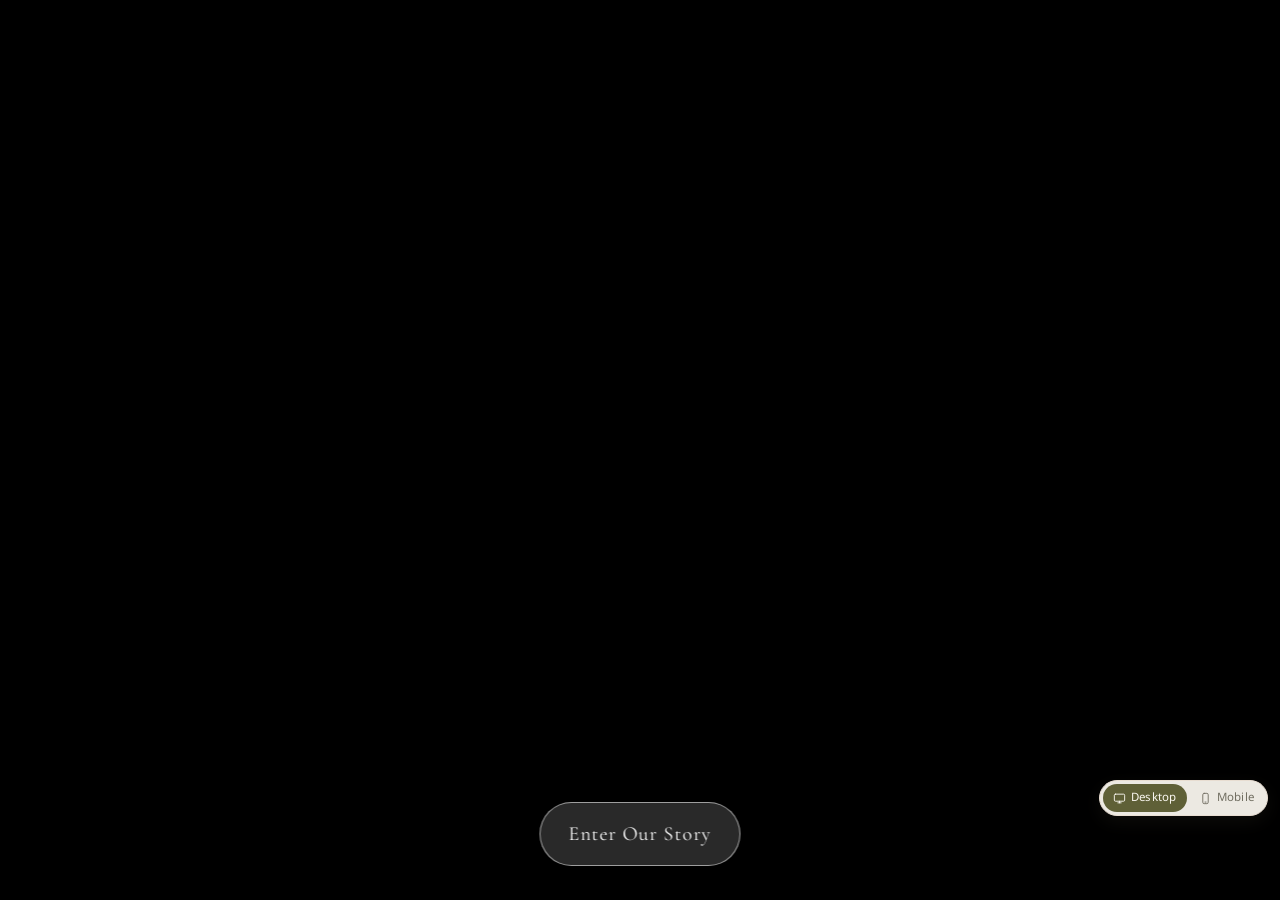
<file: index.html>
<!DOCTYPE html>
<html lang="th">

<head>

  <meta charset="UTF-8" />

  <title>Wedding Invitation — Ausamah & Mizahasan</title>

  <meta name="description" content="ขอเชิญร่วมงานแต่งงานของ Ausamah & Mizahasan — 16-17 มกราคม 2027" />
  <meta name="theme-color" content="#f8f4ec" />

  <link rel="icon" href="favicon.ico" sizes="any" />
  <link rel="icon" type="image/png" sizes="32x32" href="favicon-32.png" />
  <link rel="apple-touch-icon" href="apple-touch-icon.png" />

  <meta property="og:type" content="website" />
  <meta property="og:title" content="Wedding Invitation — Ausamah & Mizahasan" />
  <meta property="og:description" content="ขอเชิญร่วมงานแต่งงานของ Ausamah & Mizahasan — 16-17 มกราคม 2027" />
  <meta property="og:image" content="https://anomakrpt.github.io/anosunwedding/pic/WELCOME.png" />
  <meta name="twitter:card" content="summary_large_image" />

  <meta
    name="viewport"
    content="width=device-width, initial-scale=1.0, viewport-fit=cover"
  />


  <!-- =========================================================
       GOOGLE FONTS
  ========================================================== -->

  <link
    rel="preconnect"
    href="https://fonts.googleapis.com"
  />

  <link
    rel="preconnect"
    href="https://fonts.gstatic.com"
    crossorigin
  />

  <link
    href="https://fonts.googleapis.com/css2?family=Cormorant+Garamond:wght@400;500;600;700&family=Noto+Sans+Thai:wght@300;400;500&display=swap"
    rel="stylesheet"
  />


  <!-- =========================================================
       MAIN CSS
  ========================================================== -->

    <link rel="stylesheet" href="assets/css/base.css?v=20260905-104" />
  <link rel="stylesheet" href="assets/css/components.css?v=20260905-104" />
  <link rel="stylesheet" href="assets/css/home.css?v=20260905-104" />


  

</head>



<body>


  <!-- =========================================================
       VIDEO INTRO
  ========================================================== -->

  <div id="intro">

    <video
      id="introVideo"
      muted
      playsinline
      preload="metadata"
    >

      <source
        src="pic/cardopen.mp4?v=20260905-104"
        type="video/mp4"
      />

    </video>


    <button id="skipBtn">
      Enter Our Story
    </button>

  </div>



  <!-- =========================================================
       MAIN CONTENT
  ========================================================== -->

  <div
    id="main"
    style="display:none;"
  >


    <!-- =======================================================
         ปุ่มเปิด/ปิดเสียงเพลง (มุมบนขวา)
    ======================================================== -->

    <button
      id="soundBtn"
      class="sound-btn"
      type="button"
      aria-pressed="false"
      aria-label="เปิดเสียงเพลง"
    >

      <svg viewBox="0 0 24 24" aria-hidden="true">

        <path class="sound-body" d="M4 9.5h3.2L12 5.4v13.2L7.2 14.5H4z" />

        <g class="sound-waves">
          <path d="M15.6 9.4a3.6 3.6 0 0 1 0 5.2" />
          <path d="M18 7a7 7 0 0 1 0 10" />
        </g>

        <path class="sound-slash" d="M16.5 9.5l5 5m0-5l-5 5" />

      </svg>

    </button>





    <!-- =======================================================
         HOME
    ======================================================== -->

    <section
      id="home"
      class="hero-layout"
    >


      <div class="hero-left image-left">

        <!-- =====================================================
             การ์ดเชิญ + โมโนแกรมอาหรับที่ถูกเขียนสด ๆ

             welcome-nomono.png คือการ์ดใบเดิมที่ลบโมโนแกรมออก
             (สร้างจาก WELCOME.png — พื้นการ์ดโปร่งใสอยู่แล้ว)
             แล้ววาดโมโนแกรมกลับเข้าไปในตำแหน่งเดิมเป๊ะ ๆ
             ด้วย mask ที่เปิดตามรอยปลายปากกา

             ลำดับการเขียนอ้างอิงวิธีเขียนอักษรอาหรับจริง:
             ลากโครงตัวอักษรที่เชื่อมกันให้จบก่อน แล้วจึงยกปากกา
             กลับมาเติม "จุด" (i‘jām) เป็นขั้นสุดท้าย

             ตัวเลข transform มาจากการวัดจริง: กรอบหมึกใน logo.png
             คือ (83,25)-(202,272) ส่วนบนการ์ดคือ (340,307)-(496,630)
             อัตราส่วนเท่ากันพอดี → สเกล 1.3083
        ====================================================== -->

        <!-- viewBox ครอบเฉพาะขอบเขตของลายจริง ไม่ใช่ทั้งไฟล์
             ไฟล์ต้นฉบับ 848x1200 มีขอบโปร่งใสรอบ ๆ (ซ้าย-ขวาข้างละ 132px)
             ตัดออกแล้วการ์ดใหญ่ขึ้นราว 20% ทุกขนาดจอ โดยไม่ต้องแก้เลย์เอาต์
             พิกัดภายในยังเป็นระบบเดิม ตำแหน่งโมโนแกรมกับ mask จึงไม่ขยับ -->
        <svg
          class="hero-card"
          viewBox="124 103 599 991"
          preserveAspectRatio="xMidYMid meet"
          xmlns:xlink="http://www.w3.org/1999/xlink"
          role="img"
          aria-label="การ์ดเชิญงานแต่งงาน Ausamah &amp; Mizahasan"
        >

          <defs>

            <mask id="cardPenMask">

              <g
                fill="none"
                stroke="#fff"
                stroke-linecap="round"
                stroke-linejoin="round"
                transform="translate(340 307) scale(1.3083) translate(-83 -25)"
              >

                <path
                  class="pen-stroke pen-1"
                  stroke-width="36"
                  d="M156 27 C140 55, 112 78, 98 108 C86 138, 82 168, 88 196 C94 226, 106 252, 114 270"
                />

                <path
                  class="pen-stroke pen-2"
                  stroke-width="42"
                  d="M160 58 C182 82, 197 122, 200 162 C202 196, 186 214, 164 224 C144 232, 124 230, 112 222"
                />

                <path
                  class="pen-stroke pen-3"
                  stroke-width="38"
                  d="M148 66 C138 96, 124 120, 116 148 C126 176, 150 178, 170 166 C150 190, 128 204, 112 226"
                />

                <path
                  class="pen-stroke pen-4"
                  stroke-width="24"
                  d="M183 105 a10 10 0 1 1 -0.2 0"
                />

              </g>

              <!-- เก็บรายละเอียดที่ปลายปากกาเฉียดไม่ถึง หลังเขียนจบ -->
              <rect
                class="pen-settle"
                x="330"
                y="296"
                width="180"
                height="348"
                fill="#fff"
              />

            </mask>


            <!-- รูปทรงโมโนแกรม ใช้ alpha ของไฟล์โลโก้
                 (หมึกเป็นสีเข้ม ถ้าใช้ luminance ตามค่าเริ่มต้น
                  จะกลายเป็นส่วนที่ถูกซ่อนแทนที่จะเป็นส่วนที่แสดง) -->
            <mask
              id="cardMonoShape"
              class="logo-mask"
            >

              <image
                href="pic/logo.png"
                xlink:href="pic/logo.png"
                x="231.4"
                y="274.3"
                width="378.1"
                height="392.5"
              />

            </mask>

          </defs>


          <image
            href="pic/welcome-nomono.png"
            xlink:href="pic/welcome-nomono.png"
            width="848"
            height="1200"
          />


          <g mask="url(#cardPenMask)">

            <rect
              x="330"
              y="296"
              width="180"
              height="348"
              fill="#677248"
              mask="url(#cardMonoShape)"
            />

          </g>

        </svg>

      </div>



      <div class="hero-right">


        <p class="script-title" lang="en">
          A Golden Renewal
        </p>


        <h1 lang="en">

          Anoma

          <span>
            &amp;
          </span>

          <br />

          Saranurat

        </h1>


        <div class="hero-line"></div>


        <p class="hero-desc">

          ขอเชิญคุณร่วมเป็นส่วนหนึ่งในวันพิเศษ

          <br />

          และจุดเริ่มต้นการเดินทางครั้งใหม่ของเรา

        </p>


        <a
          href="#story"
          class="scroll-down"
          aria-label="Scroll to story"
        >

          <span></span>

        </a>


        <div class="scroll-hint">
          Scroll to begin
        </div>


      </div>

    </section>




    <main>



      <!-- =====================================================
           BLESSING
      ====================================================== -->

      <section
        class="blessing observe is-fullscreen is-typewriter"
        id="blessing"
      >


        <div
          class="wrap thread"
          aria-hidden="true"
        >

          <svg
            viewBox="0 0 64 36"
            fill="none"
            stroke="currentColor"
            stroke-width="1.4"
            stroke-linecap="round"
            stroke-linejoin="round"
          >

            <path
              d="M32 18 C24 6,6 6,8 18 C6 30,24 30,32 18 Z"
            />

            <path
              d="M32 18 C40 6,58 6,56 18 C58 30,40 30,32 18 Z"
            />

            <circle
              cx="32"
              cy="18"
              r="3"
              fill="currentColor"
              stroke="none"
            />

            <path
              d="M28 21 L22 30 M36 21 L42 30"
            />

          </svg>


          <span class="line"></span>

        </div>



        <blockquote>


          <span class="quote-en" lang="en">

            It is written that He placed between two hearts a quiet love and a
            mercy that asks for nothing — only a home, built gently, together.

          </span>


          <span class="quote-th">

            “พระองค์ทรงลิขิตให้หัวใจสองดวง ได้พบกับความรักอันสงบ และความเมตตาที่ไม่เรียกร้องสิ่งใด
            นอกจากการร่วมสร้างบ้านหลังหนึ่งไปด้วยกัน อย่างอ่อนโยน”

          </span>


          <cite class="caption" lang="en">

            — after Qur'an, Ar-Rūm 30:21

          </cite>


        </blockquote>


      </section>



      <!-- =====================================================
           STORY
      ====================================================== -->

      <section
        class="section split-section story-scene"
        id="story"
      >


        <div class="card image-card">

          <div class="placeholder-photo">

            <div class="image-caption" lang="en">

              Where our story began

              <br />

              Doi Luang Chiang Dao

            </div>

          </div>

        </div>



        <div class="card soft">


          <h2 lang="en">

            Once upon a time,

            <br />

            Ausamah met Mizahasan.

          </h2>


          <div class="story-gallery">


            <img
              class="story-him"
              src="pic/sun.JPG"
              width="1348"
              height="1400"
              loading="lazy"
              alt="Groom portrait"
            />


            <!-- แสงตะเกียงที่มาบรรจบกันตรงกลาง -->
            <span class="story-spark" aria-hidden="true"></span>


            <img
              class="story-her"
              src="pic/ano.JPG"
              width="1400"
              height="1400"
              loading="lazy"
              alt="Bride portrait"
            />


          </div>


        </div>


      </section>



      <!-- =====================================================
           QURAN BLESSING
      ====================================================== -->

      <section
        class="blessing observe is-fullscreen is-pairs"
      >


        <div
          class="wrap thread"
          aria-hidden="true"
        >


          <svg
            viewBox="0 0 64 36"
            fill="none"
            stroke="currentColor"
            stroke-width="1.4"
            stroke-linecap="round"
            stroke-linejoin="round"
          >

            <path
              d="M32 18 C24 6,6 6,8 18 C6 30,24 30,32 18 Z"
            />

            <path
              d="M32 18 C40 6,58 6,56 18 C58 30,40 30,32 18 Z"
            />

            <circle
              cx="32"
              cy="18"
              r="3"
              fill="currentColor"
              stroke="none"
            />

            <path
              d="M28 21 L22 30 M36 21 L42 30"
            />

          </svg>


          <span class="line"></span>


        </div>



        <blockquote>


          <span class="quote-en" lang="en">

            "And We created you in pairs."

          </span>


          <span class="quote-th">

            "และเราได้สร้างพวกเจ้าให้เป็นคู่ ๆ"

          </span>


          <cite class="caption" lang="en">

            — after Qur'an, An-Naba' 78:8

          </cite>


        </blockquote>


        <!-- =================================================
             PAIR SCENE — ภาพประกอบข้อความ "เป็นคู่ ๆ"
             จาก storyboard รูปจริงของทั้งคู่: เดินเข้าหากันจากสองข้าง
             พบกัน หันเข้าหากัน แล้วกอด — หัวใจผุดขึ้นทีละเฟรม
             จังหวะทั้งหมดคุมด้วย .in-view ใน home.css (ฉาก 4)
        ================================================== -->

        <div
          class="pair-scene"
          aria-hidden="true"
        >

          <!-- ฉากจาก storyboard รูปจริงของทั้งคู่ (pic/pairs/)
               ตัวเดินสองคนเป็นชั้นของตัวเอง เพราะต้องเคลื่อนที่
               ส่วนเฟรมพบกัน/กอดวางซ้อนกันที่กลางเวทีแล้วเฟดต่อกันทีละใบ
               ขนาดและตำแหน่งของทุกเฟรมคำนวณจากไฟล์จริง — ดู home.css ฉาก 4 -->
          <div class="pair-stage">

            <span class="pair-ground"></span>


            <div class="pair-walker pair-him">
              <img
                src="pic/pairs/walk-him.png"
                alt=""
                width="209"
                height="421"
                loading="lazy"
                decoding="async"
              >
            </div>

            <div class="pair-walker pair-her">
              <img
                src="pic/pairs/walk-her.png"
                alt=""
                width="243"
                height="365"
                loading="lazy"
                decoding="async"
              >
            </div>


            <!-- ลำดับตาม storyboard: พบกัน → หันเข้าหากัน → กอด → หัวใจผุด -->
            <img
                class="pair-frame f-meet-1"
                src="pic/pairs/meet-1.png"
                alt=""
                width="257"
                height="314"
                loading="lazy"
                decoding="async"
              >

            <img
                class="pair-frame f-meet-2"
                src="pic/pairs/meet-2.png"
                alt=""
                width="223"
                height="317"
                loading="lazy"
                decoding="async"
              >

            <img
                class="pair-frame f-meet-3"
                src="pic/pairs/meet-3.png"
                alt=""
                width="214"
                height="331"
                loading="lazy"
                decoding="async"
              >

            <img
                class="pair-frame f-hug-1"
                src="pic/pairs/hug-1.png"
                alt=""
                width="315"
                height="465"
                loading="lazy"
                decoding="async"
              >

            <img
                class="pair-frame f-hug-2"
                src="pic/pairs/hug-2.png"
                alt=""
                width="304"
                height="482"
                loading="lazy"
                decoding="async"
              >

            <img
                class="pair-frame f-hug-3"
                src="pic/pairs/hug-3.png"
                alt=""
                width="303"
                height="502"
                loading="lazy"
                decoding="async"
              >


          </div>

        </div>


      </section>



      <!-- =====================================================
           EVENT DETAILS
           Mobile  : Ceremony บน / Location ล่าง
           iPad/PC : Ceremony ซ้าย / Location ขวา
      ====================================================== -->

      <section
        class="section details-wrap"
        id="details"
      >


        <!-- =================================================
             COUNTDOWN — แบนเนอร์เต็มความกว้างด้านบนสุด

             เมื่อถึงวันงาน countdown จะเป็น 00 ทั้งหมด
             แล้วจุดพลุอัตโนมัติ (ดู CELEBRATION ใน home.js)
        ================================================== -->



        <!-- =================================================
             DETAILS PANEL
             Ceremony / Location / Dress Code อยู่ในแผงเดียวกัน
             คั่นกันด้วยเส้นบาง ๆ แทนที่จะเป็นการ์ดลอยแยกกันสามใบ
        ================================================== -->

        <div class="details-panel">

          <div
            class="countdown-banner"
            id="countdownBanner"
          >

            <canvas
              class="fireworks-canvas"
              id="fireworksCanvas"
              aria-hidden="true"
            ></canvas>


            <div class="countdown-banner-inner">


              <span
                lang="en"
              class="countdown-title"
                id="countdownTitle"
              >
                Until Our Day
              </span>


              <div
                id="countdown"
                class="countdown"
              >


                <div class="time-box">

                  <span id="days">
                    0
                  </span>

                  <small>
                    DAYS
                  </small>

                </div>


                <div class="separator">
                  :
                </div>


                <div class="time-box">

                  <span id="hours">
                    00
                  </span>

                  <small>
                    HOURS
                  </small>

                </div>


                <div class="separator">
                  :
                </div>


                <div class="time-box">

                  <span id="minutes">
                    00
                  </span>

                  <small>
                    MINUTES
                  </small>

                </div>


                <div class="separator">
                  :
                </div>


                <div class="time-box">

                  <span id="seconds">
                    00
                  </span>

                  <small>
                    SECONDS
                  </small>

                </div>


              </div>


              <p
                class="countdown-message"
                id="countdownMessage"
              ></p>


            </div>

          </div>

        <!-- =================================================
             CEREMONY - LEFT COLUMN ON iPad / DESKTOP
        ================================================== -->

        <div class="card white ceremony-card" lang="en">


          <h2>
            Ceremony
          </h2>


          <div class="detail-list">



            <!-- BLESSING DAY -->

            <div class="detail-item">

              <span>
                Blessing Day (Bride's)
              </span>

              <strong>

                Saturday, 16 January 2027

                <br>

                15:00 onwards

              </strong>

            </div>



            <!-- NIKAH DAY -->

            <div class="detail-item">

              <span>
                Nikah Day
              </span>

              <strong>

                Sunday, 17 January 2027

                <br>

                09:00 onwards

              </strong>

            </div>



          </div>



          <!-- =================================================
               DRESS CODE
               อยู่ท้ายการ์ด Ceremony คั่นด้วยเส้นบาง ๆ
               (Location ฝั่งขวายืดสูงตามอัตโนมัติ ด้วย align-items:stretch)
          ================================================== -->

          <section class="dress-section">


            <p class="section-label center" lang="en">
              Dress Code
            </p>


            <h2 class="center dress-heading" lang="en">
              Wear Our Colours
            </h2>


            <div class="dress-row">

              <figure class="dress-swatch dress-sage">

                <svg
                  viewBox="0 0 100 90"
                  aria-hidden="true"
                >
                  <path d="M50 82C28 63 10 48 10 29C10 16 20 8 32 8C40 8 46 12 50 20C54 12 60 8 68 8C80 8 90 16 90 29C90 48 72 63 50 82Z" />
                </svg>

                <figcaption>
                  Sage Green
                </figcaption>

              </figure>

              <figure class="dress-swatch dress-olive">

                <svg
                  viewBox="0 0 100 90"
                  aria-hidden="true"
                >
                  <path d="M50 82C28 63 10 48 10 29C10 16 20 8 32 8C40 8 46 12 50 20C54 12 60 8 68 8C80 8 90 16 90 29C90 48 72 63 50 82Z" />
                </svg>

                <figcaption>
                  Olive
                </figcaption>

              </figure>

              <figure class="dress-swatch dress-brown">

                <svg
                  viewBox="0 0 100 90"
                  aria-hidden="true"
                >
                  <path d="M50 82C28 63 10 48 10 29C10 16 20 8 32 8C40 8 46 12 50 20C54 12 60 8 68 8C80 8 90 16 90 29C90 48 72 63 50 82Z" />
                </svg>

                <figcaption>
                  Soft Brown
                </figcaption>

              </figure>

              <figure class="dress-swatch dress-cream">

                <svg
                  viewBox="0 0 100 90"
                  aria-hidden="true"
                >
                  <path d="M50 82C28 63 10 48 10 29C10 16 20 8 32 8C40 8 46 12 50 20C54 12 60 8 68 8C80 8 90 16 90 29C90 48 72 63 50 82Z" />
                </svg>

                <figcaption>
                  Cream
                </figcaption>

              </figure>

              <figure class="dress-swatch dress-copper">

                <svg
                  viewBox="0 0 100 90"
                  aria-hidden="true"
                >
                  <path d="M50 82C28 63 10 48 10 29C10 16 20 8 32 8C40 8 46 12 50 20C54 12 60 8 68 8C80 8 90 16 90 29C90 48 72 63 50 82Z" />
                </svg>

                <figcaption>
                  Copper
                </figcaption>

              </figure>

            </div>


            <p class="dress-note">
              <!-- ร่วมแต่งกายในโทนสีเหล่านี้ เพื่อให้ภาพความทรงจำของเรากลมกลืนกัน -->
            </p>


          </section>

        </div>



        <!-- =================================================
             LOCATION - RIGHT COLUMN ON iPad / DESKTOP

             IMPORTANT:
             ย้าย Location ออกจาก Ceremony card แล้ว
             เพื่อให้ CSS Grid วางอยู่คนละฝั่งได้
        ================================================== -->

        <div
          class="card soft location-card"
          id="location"
        >


          <h2>
            Location
          </h2>


          <div class="venue-info">


            <p class="venue-address">

              ณ บ้านเลขที่ 484 ถ.ติวานนท์ ต.ท่าทราย

              <br />

              อ.เมือง จ.นนทบุรี 11000

            </p>


            <p class="venue-note">

              (หน้ามัสยิด ดารุ้ลมุตตากีน บางตลาด)

            </p>


            <a
              href="https://maps.app.goo.gl/DfpnS1SKZsE2Bukp9"
              target="_blank"
              rel="noopener noreferrer"
              class="btn btn-soft map-btn"
            >

              แผนที่

            </a>



            <div class="venue-transport">

              <span class="transport-label">
                Getting There
              </span>

              <p>

                รถไฟฟ้าสายสีชมพู
                สถานีสามัคคี (ทางออก 3)

              </p>

            </div>



            <div class="venue-carparking">

              <span class="carparking-label">
                Car Parking
              </span>

              <p>

                ซอยติวานนท์ 45
                (ตรงข้ามบ้าน)

              </p>


              <a
                href="https://maps.app.goo.gl/KECYud568TQF1uZS6"
                target="_blank"
                rel="noopener noreferrer"
                class="btn btn-soft map-btn"
              >

                ที่จอดรถ

              </a>


            </div>


          </div>


        </div>




        </div>


      </section>



      <!-- =====================================================
           GALLERY
      ====================================================== -->

      <section
        class="section gallery-section"
        id="gallery"
      >


        <div
          class="gallery-camera"
          aria-hidden="true"
        >

          <svg
            viewBox="0 0 64 44"
            fill="none"
            stroke="currentColor"
            stroke-width="1.6"
            stroke-linecap="round"
            stroke-linejoin="round"
          >

            <path
              d="M8 16h10l4-6h20l4 6h10c3 0 5 2 5 5v17c0 3-2 5-5 5H8c-3 0-5-2-5-5V21c0-3 2-5 5-5Z"
            />

            <circle
              cx="32"
              cy="30"
              r="9"
            />

            <circle
              cx="32"
              cy="30"
              r="4"
            />

            <path
              d="M47 23h6"
            />

            <circle
              cx="13"
              cy="25"
              r="1.6"
            />

          </svg>

        </div>


        <p class="section-label center" lang="en">
          Gallery
        </p>


        <h2 class="center" lang="en">
          A Glimpse of Us
        </h2>


        <!-- คำคมปิดเรื่อง ย้ายมาอยู่ใต้หัวข้อแกลเลอรี เล่าเป็นคำโปรย
             ไม่ใช่ฉากเต็มหน้าจอของตัวเองอีกต่อไป

             ใบไม้ถูกขนาบด้วยเส้นบาง ๆ ให้เป็นเส้นคั่นเต็มตัว
             (ภาษาเดียวกับเส้นคั่นรูปหัวใจในฟุตเตอร์) เส้นวาดด้วย
             ::before/::after ของ .gallery-leaf จึงไม่มีอะไรเพิ่มใน markup -->
        <p class="gallery-quote" lang="en">

          <span class="gallery-leaf" aria-hidden="true">

            <svg
              viewBox="0 0 64 40"
              fill="none"
              stroke="currentColor"
              stroke-width="1.3"
              stroke-linecap="round"
            >

              <path d="M32 34C32 20 32 12 32 6" />

              <path d="M32 20C22 16 17 10 15 5C24 6 30 12 32 20Z" />

              <path d="M32 25C43 21 49 14 51 8C41 9 34 16 32 25Z" />

              <path d="M32 30C24 29 18 25 14 20C22 19 29 23 32 30Z" />

            </svg>

          </span>

          <span class="gallery-quote-text">
            “No matter how far two hearts may be,
            what is written will always find its way.”
          </span>

        </p>


        <!-- =================================================
             COVERFLOW — เดิมเป็นโมเสกห้าช่องที่สลับรูปเองเงียบ ๆ
             ตอนนี้เล่าทีละใบ: ใบกลางหันตรงเข้าหาคนดู
             ใบข้างเอียงถอยเข้าไปในระยะทีละขั้น

             ทั้งชั้นวางคำนวณใน home.js (ดู GALLERY COVERFLOW)
             CSS ที่นี่ดูแลแค่หน้าตาการ์ดกับกรอบมุมมอง
             ถ้าไม่มี JS จะกลายเป็นแถบเลื่อนแนวนอนธรรมดาที่ยังใช้งานได้

             ลำดับรูปแก้ได้ตรงนี้เลย รูปแนวตั้งบางใบตั้ง object-position
             ไว้ค่อนไปทางล่าง เพราะกรอบเป็นสี่เหลี่ยมจัตุรัส
             ถ้าครอปกลางจะตัดคนออกจากภาพ
        ================================================== -->

        <div
          class="coverflow"
          role="region"
          aria-roledescription="carousel"
          aria-label="ภาพความทรงจำของเรา"
        >


          <!-- SC 2.2.2 Pause, Stop, Hide — ต้องมีวิธีหยุดสิ่งที่ขยับเอง
               ปุ่มนี้ซ่อนจนกว่าจะถูกโฟกัสด้วยคีย์บอร์ด (แบบเดียวกับ skip link)
               เมาส์กับนิ้วมีทางหยุดของตัวเองอยู่แล้ว — ชี้ค้างไว้ หรือแตะเลื่อน
               วางเป็นลูกตัวแรกเพื่อให้เจอปุ่มก่อนจะเข้าไปในตัวสไลด์ -->
          <button
            type="button"
            class="cf-pause"
            aria-pressed="true"
          >
            หยุดสไลด์
          </button>


          <div class="cf-viewport">


            <!-- tabindex ให้กรอบรับโฟกัสได้ ลูกศรซ้าย/ขวาจึงเลื่อนรูปได้ -->
            <div
              class="cf-frame"
              tabindex="0"
            >

              <div
                class="cf-track"
              >

          <figure
            class="cf-card"
            role="group"
            aria-roledescription="slide"
            aria-label="1 จาก 11"
          >
            <img
              src="pic/photo/photo-10.jpg"
              alt="คู่บ่าวสาวริมทะเลยามพระอาทิตย์ตก"
              width="1012"
              height="1800"
              loading="lazy"
              decoding="async"
              draggable="false"
              style="object-position: center 80%"
            >
          </figure>
          <figure
            class="cf-card"
            role="group"
            aria-roledescription="slide"
            aria-label="2 จาก 11"
          >
            <img
              src="pic/photo/photo-01.jpg"
              alt="จับมือกันวิ่งบนทุ่งหญ้า"
              width="1800"
              height="1200"
              loading="lazy"
              decoding="async"
              draggable="false"
            >
          </figure>
          <figure
            class="cf-card"
            role="group"
            aria-roledescription="slide"
            aria-label="3 จาก 11"
          >
            <img
              src="pic/photo/photo-11.jpg"
              alt="เดินขึ้นเขาใต้ท้องฟ้ากว้าง"
              width="1012"
              height="1800"
              loading="lazy"
              decoding="async"
              draggable="false"
              style="object-position: center 75%"
            >
          </figure>
          <figure
            class="cf-card"
            role="group"
            aria-roledescription="slide"
            aria-label="4 จาก 11"
          >
            <img
              src="pic/photo/photo-03.jpg"
              alt="ระหว่างทางเดินป่าด้วยกัน"
              width="1800"
              height="1200"
              loading="lazy"
              decoding="async"
              draggable="false"
            >
          </figure>
          <figure
            class="cf-card"
            role="group"
            aria-roledescription="slide"
            aria-label="5 จาก 11"
          >
            <img
              src="pic/photo/photo-09.jpg"
              alt="ขับเจ็ตสกีกลางทะเล"
              width="1800"
              height="1012"
              loading="lazy"
              decoding="async"
              draggable="false"
            >
          </figure>
          <figure
            class="cf-card"
            role="group"
            aria-roledescription="slide"
            aria-label="6 จาก 11"
          >
            <img
              src="pic/photo/photo-02.jpg"
              alt="นั่งพักบนเนินหญ้า"
              width="1800"
              height="1200"
              loading="lazy"
              decoding="async"
              draggable="false"
            >
          </figure>
          <figure
            class="cf-card"
            role="group"
            aria-roledescription="slide"
            aria-label="7 จาก 11"
          >
            <img
              src="pic/photo/photo-04.jpg"
              alt="ที่หมายบนยอดดอย"
              width="1800"
              height="1200"
              loading="lazy"
              decoding="async"
              draggable="false"
            >
          </figure>
          <figure
            class="cf-card"
            role="group"
            aria-roledescription="slide"
            aria-label="8 จาก 11"
          >
            <img
              src="pic/photo/photo-05.jpg"
              alt="ช่วงเวลาสบาย ๆ กลางทุ่ง"
              width="1800"
              height="1200"
              loading="lazy"
              decoding="async"
              draggable="false"
            >
          </figure>
          <figure
            class="cf-card"
            role="group"
            aria-roledescription="slide"
            aria-label="9 จาก 11"
          >
            <img
              src="pic/photo/photo-06.jpg"
              alt="ท้องฟ้าและหมู่เมฆ"
              width="1800"
              height="1200"
              loading="lazy"
              decoding="async"
              draggable="false"
            >
          </figure>
          <figure
            class="cf-card"
            role="group"
            aria-roledescription="slide"
            aria-label="10 จาก 11"
          >
            <img
              src="pic/photo/photo-07.jpg"
              alt="เดินเคียงกันบนสันเขา"
              width="1800"
              height="1200"
              loading="lazy"
              decoding="async"
              draggable="false"
            >
          </figure>
          <figure
            class="cf-card"
            role="group"
            aria-roledescription="slide"
            aria-label="11 จาก 11"
          >
            <img
              src="pic/photo/photo-08.jpg"
              alt="ภาพความทรงจำระหว่างทาง"
              width="724"
              height="1086"
              loading="lazy"
              decoding="async"
              draggable="false"
              style="object-position: center 80%"
            >
          </figure>

              </div>

            </div>


            <button
              type="button"
              class="cf-nav cf-prev"
              aria-label="ภาพก่อนหน้า"
            >
              <svg viewBox="0 0 24 24" aria-hidden="true">
                <path d="M15 5l-7 7 7 7" />
              </svg>
            </button>


            <button
              type="button"
              class="cf-nav cf-next"
              aria-label="ภาพถัดไป"
            >
              <svg viewBox="0 0 24 24" aria-hidden="true">
                <path d="M9 5l7 7-7 7" />
              </svg>
            </button>


          </div>


          <!-- จุดบอกตำแหน่ง — สร้างจาก JS เพราะถ้าไม่มี JS จุดก็กดไม่ได้อยู่ดี -->
          <div class="cf-controls">

            <div
              class="cf-dots"
              role="tablist"
              aria-label="เลือกภาพ"
            ></div>

          </div>


        </div>



      </section>



    </main>



    <!-- =========================================================
         ENDING / CONTACT
    ========================================================== -->

    <!-- ใช้ <footer> ไม่ใช่ <section> เพื่อให้เป็น landmark ที่โปรแกรมอ่านหน้าจอ
         กระโดดมาถึงได้โดยตรง — เบอร์ติดต่อทั้งหมดอยู่ในนี้ -->
    <footer
      class="ending final-ending"
      id="contact"
    >


      <div class="ending-inner">


        <!-- =====================================================
             ซ้าย — คำปิดท้ายจากเจ้าภาพ
        ====================================================== -->

        <div class="ending-message">

          <img
            src="pic/logo.png"
            width="289"
            height="300"
            loading="lazy"
            alt="Ausamah & Mizahasan Logo"
            class="brand-logo"
          >


          <h2 class="ending-title" lang="en">

            We look forward to celebrating with you

          </h2>


          <p class="ending-sub" lang="en">

            Made with love for our dearest family and friends

          </p>

        </div>



        <!-- =====================================================
             ขวา — ตารางเบอร์ติดต่อ กดโทรออกได้ทันที
        ====================================================== -->

        <div class="footer-contact">


          <p class="footer-label" lang="en">
            For any enquiries
          </p>


          <div class="footer-contact-list">


            <div class="contact-row">

              <span class="contact-name">
                Ano
              </span>

              <a
                class="contact-phone"
                href="tel:0917387140"
              >
                091-738-7140
              </a>

              <a
                href="tel:0917387140"
                class="contact-call"
                aria-label="โทรหา Ano 091-738-7140"
              >

                <svg viewBox="0 0 24 24" aria-hidden="true">
                  <path d="M6.6 10.8a15.1 15.1 0 0 0 6.6 6.6l2.2-2.2a1 1 0 0 1 1-.24 11.4 11.4 0 0 0 3.6.58 1 1 0 0 1 1 1V20a1 1 0 0 1-1 1A17 17 0 0 1 3 4a1 1 0 0 1 1-1h3.5a1 1 0 0 1 1 1 11.4 11.4 0 0 0 .58 3.6 1 1 0 0 1-.25 1z" />
                </svg>

                <span>โทร</span>

              </a>

            </div>


            <div class="contact-row">

              <span class="contact-name">
                Sun
              </span>

              <a
                class="contact-phone"
                href="tel:0929417967"
              >
                092-941-7967
              </a>

              <a
                href="tel:0929417967"
                class="contact-call"
                aria-label="โทรหา Sun 092-941-7967"
              >

                <svg viewBox="0 0 24 24" aria-hidden="true">
                  <path d="M6.6 10.8a15.1 15.1 0 0 0 6.6 6.6l2.2-2.2a1 1 0 0 1 1-.24 11.4 11.4 0 0 0 3.6.58 1 1 0 0 1 1 1V20a1 1 0 0 1-1 1A17 17 0 0 1 3 4a1 1 0 0 1 1-1h3.5a1 1 0 0 1 1 1 11.4 11.4 0 0 0 .58 3.6 1 1 0 0 1-.25 1z" />
                </svg>

                <span>โทร</span>

              </a>

            </div>


            <div class="contact-row">

              <span class="contact-name">
                Bride's Father
              </span>

              <a
                class="contact-phone"
                href="tel:0962649740"
              >
                096-264-9740
              </a>

              <a
                href="tel:0962649740"
                class="contact-call"
                aria-label="โทรหาบิดาเจ้าสาว 096-264-9740"
              >

                <svg viewBox="0 0 24 24" aria-hidden="true">
                  <path d="M6.6 10.8a15.1 15.1 0 0 0 6.6 6.6l2.2-2.2a1 1 0 0 1 1-.24 11.4 11.4 0 0 0 3.6.58 1 1 0 0 1 1 1V20a1 1 0 0 1-1 1A17 17 0 0 1 3 4a1 1 0 0 1 1-1h3.5a1 1 0 0 1 1 1 11.4 11.4 0 0 0 .58 3.6 1 1 0 0 1-.25 1z" />
                </svg>

                <span>โทร</span>

              </a>

            </div>


          </div>

        </div>


      </div>


      <div class="ending-tail">

        <div class="ending-divider small">

          <span class="line"></span>

          <span class="heart">
            ♡
          </span>

          <span class="line"></span>

        </div>



        <p class="footer-credits" lang="en">

          <span class="credit-item">

            <span class="credit-key">Photography</span>

            <a
              href="https://www.facebook.com/paitaewkan"
              target="_blank"
              rel="noopener noreferrer"
            >P'Nueng</a>

            <span class="dot" aria-hidden="true">·</span>

            <a
              href="https://www.facebook.com/profile.php?id=100063719637088"
              target="_blank"
              rel="noopener noreferrer"
            >Nat</a>

          </span>


          <span class="credit-item">

            <span class="credit-key">Website</span>

            <span>Designed &amp; Handcrafted by Ano</span>

          </span>


          <span class="credit-item">

            <span class="credit-key">Develop by</span>

            <span>Arlavee &amp; Tools</span>

          </span>

        </p>


        <!-- เลขรุ่นของไฟล์ที่กำลังรันอยู่จริง

             ค่าไม่ได้เขียนไว้ตรงนี้ แต่ main.js อ่านจาก ?v= ของ src ตัวเอง
             ที่เบราว์เซอร์โหลดมาจริง ๆ จึงเป็นรุ่นที่กำลังรัน ไม่ใช่รุ่นที่
             ควรจะรัน — เปิดบนมือถือแล้วรู้ทันทีว่ายังติดของเก่าในแคชอยู่ไหม

             เลขถูกบวกอัตโนมัติทุก commit โดย .githooks/pre-commit -->
        <p
          class="footer-version"
          data-build-version
        ></p>


      </div>


    </footer>



    <!-- =========================================================
         BOTTOM NAVIGATION

         ✅ ปรับใหม่ให้เหมือน Wishes / Photos
         ✅ Home เป็น Active
         ✅ 6 เมนูเท่ากัน
         ✅ สี Olive เหมือนหน้าอื่น
         ✅ ใช้ SVG ชุดเดียวกัน
    ========================================================== -->

    <nav class="bottom-nav">


      <!-- =====================================================
           HOME
           หน้าปัจจุบันจึงเป็น ACTIVE
      ====================================================== -->

      <a
        href="#home"
        class="nav-item active"
        aria-current="page"
      >

        <svg
          viewBox="0 0 24 24"
          aria-hidden="true"
        >

          <path
            d="M3 11L12 4l9 7v8a1 1 0 0 1-1 1h-5v-6H9v6H4a1 1 0 0 1-1-1z"
          />

        </svg>


        <span>
          หน้าหลัก
        </span>


      </a>


<a
      href="rsvp.html"
      class="nav-item"
    >
      <svg
        viewBox="0 0 24 24"
        aria-hidden="true"
      >
        <path d="M9 11.5l2.5 2.5L17 8.5" />
        <path d="M21 12v7a2 2 0 0 1-2 2H5a2 2 0 0 1-2-2V5a2 2 0 0 1 2-2h11" />
      </svg>

      <span>คำเชิญ</span>
    </a>


<!-- =====================================================
           WISHES
      ====================================================== -->

      <a
        href="wishes.html"
        class="nav-item"
      >

        <svg
          viewBox="0 0 24 24"
          aria-hidden="true"
        >

          <path
            d="M3 6l9 7 9-7M4 5h16a1 1 0 0 1 1 1v12a1 1 0 0 1-1 1H4a1 1 0 0 1-1-1V6a1 1 0 0 1 1-1z"
          />

        </svg>


        <span>
          คำอวยพร
        </span>


      </a>


<!-- =====================================================
           PHOTOS
      ====================================================== -->

      <a
        href="photos.html"
        class="nav-item"
      >

        <svg
          viewBox="0 0 24 24"
          aria-hidden="true"
        >

          <path
            d="M4 7h3l2-2h6l2 2h3v12H4z"
          />

          <circle
            cx="12"
            cy="13"
            r="3.5"
          />

        </svg>


        <span>
          รูปภาพ
        </span>


      </a>


    </nav>


  </div>



  <!-- =========================================================
       YOUTUBE PLAYER
  ========================================================== -->

  <div
    id="youtube-player"
    style="
      position:fixed;
      left:-9999px;
    "
  ></div>



  <!-- =========================================================
       JAVASCRIPT
  ========================================================== -->

  <script src="assets/js/main.js?v=20260905-104"></script>
  <script src="assets/js/config.js?v=20260905-104"></script>
  <script src="assets/js/music.js?v=20260905-104"></script>
  <script src="assets/js/coverflow.js?v=20260905-104"></script>
  <script src="assets/js/home.js?v=20260905-104"></script>


  <script
    src="https://www.youtube.com/iframe_api"
  ></script>


  <script src="assets/js/viewtoggle.js?v=20260905-104"></script>

</body>

</html>
</file>
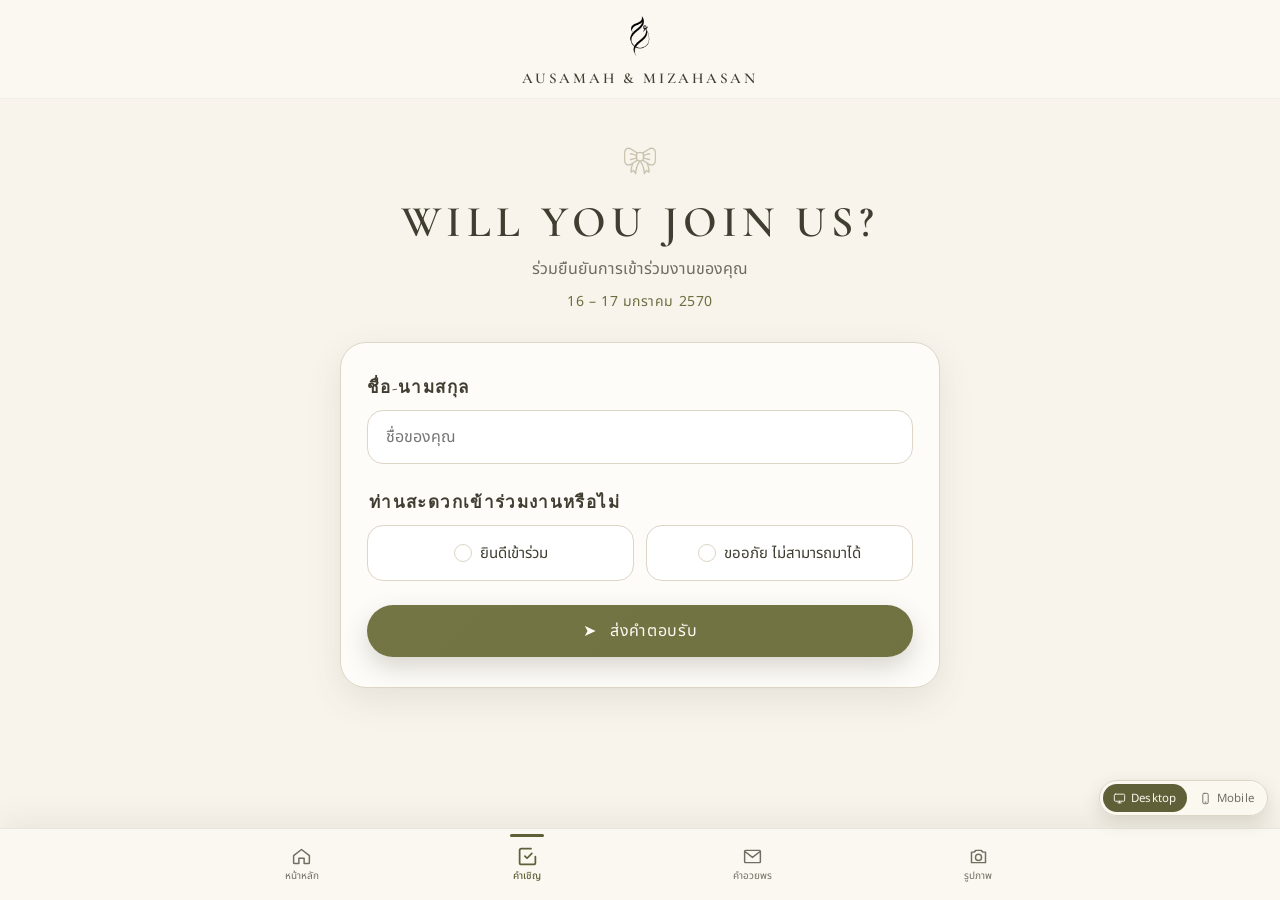
<file: rsvp.html>
<!DOCTYPE html>
<html lang="th">

<head>

  <meta charset="UTF-8" />

  <meta
    name="viewport"
    content="width=device-width, initial-scale=1, viewport-fit=cover"
  />

  <meta
    name="theme-color"
    content="#f8f4ec"
  />

  <title>RSVP — Ausamah & Mizahasan</title>

  <meta name="description" content="ตอบรับคำเชิญร่วมงานแต่งงานของ Ausamah & Mizahasan — 16-17 มกราคม 2027" />

  <link rel="icon" href="favicon.ico" sizes="any" />
  <link rel="icon" type="image/png" sizes="32x32" href="favicon-32.png" />
  <link rel="apple-touch-icon" href="apple-touch-icon.png" />

  <meta property="og:type" content="website" />
  <meta property="og:title" content="RSVP — Ausamah & Mizahasan" />
  <meta property="og:description" content="ตอบรับคำเชิญร่วมงานแต่งงานของ Ausamah & Mizahasan" />
  <meta property="og:image" content="https://anomakrpt.github.io/anosunwedding/pic/WELCOME.png" />
  <meta name="twitter:card" content="summary_large_image" />

  <link
    rel="preconnect"
    href="https://fonts.googleapis.com"
  >

  <link
    rel="preconnect"
    href="https://fonts.gstatic.com"
    crossorigin
  >

  <link
    href="https://fonts.googleapis.com/css2?family=Cormorant+Garamond:wght@400;500;600;700&family=Noto+Sans+Thai:wght@300;400;500&display=swap"
    rel="stylesheet"
  >

  <link rel="stylesheet" href="assets/css/base.css?v=20260905-104" />
  <link rel="stylesheet" href="assets/css/components.css?v=20260905-104" />
  <link rel="stylesheet" href="assets/css/rsvp.css?v=20260905-104" />

</head>

<body>

  <header class="topbar">

    <div class="header-space"></div>

    <div class="brand">

      <img
        src="pic/logo.png"
        alt="Ausamah & Mizahasan Logo"
        class="brand-logo"
      >

      <h1 lang="en">AUSAMAH &amp; MIZAHASAN</h1>
    </div>

    <div class="header-space"></div>

  </header>


  <main class="rsvp-page">

    <!-- =========================================================
         HEADING
    ========================================================== -->

    <section class="rsvp-heading">

      <img
        src="pic/icon-bow.png"
        alt=""
        class="bow-icon"
      >

      <h2 lang="en">WILL YOU JOIN US?</h2>

      <p>ร่วมยืนยันการเข้าร่วมงานของคุณ</p>

      <p class="rsvp-date">16 – 17 มกราคม 2570</p>

    </section>


    <!-- =========================================================
         FORM
    ========================================================== -->

    <section class="rsvp-section">

      <form id="rsvpForm" class="rsvp-form" novalidate>

        <div class="field">
          <label for="rsvpName">ชื่อ-นามสกุล</label>
          <input
            type="text"
            id="rsvpName"
            name="fullname"
            maxlength="80"
            placeholder="ชื่อของคุณ"
            autocomplete="name"
            required
          >
        </div>


        <fieldset class="field choice-field">
          <legend>ท่านสะดวกเข้าร่วมงานหรือไม่</legend>

          <div class="choice-row">

            <label class="choice-card">
              <input type="radio" name="attending" value="yes" required>
              <span class="choice-inner">
                <!-- กรอบว่าง -> ติ๊กถูก เมื่อถูกเลือก
                     รูปทรงเปลี่ยนจริง ไม่ได้บอกสถานะด้วยสีอย่างเดียว -->
                <span class="choice-mark" aria-hidden="true"></span>
                ยินดีเข้าร่วม
              </span>
            </label>

            <label class="choice-card">
              <input type="radio" name="attending" value="no" required>
              <span class="choice-inner">
                <span class="choice-mark" aria-hidden="true"></span>
                ขออภัย ไม่สามารถมาได้
              </span>
            </label>

          </div>
        </fieldset>


        <!-- แสดงเฉพาะเมื่อเลือก "ยินดีเข้าร่วม" -->
        <div class="field guests-field" id="guestsField" hidden>
          <label for="rsvpGuests">จำนวนผู้ติดตาม (ไม่รวมตัวท่าน)</label>

          <div class="stepper">
            <button type="button" class="step-btn" id="guestMinus" aria-label="ลดจำนวน">−</button>
            <output id="rsvpGuests" for="guestMinus guestPlus">0</output>
            <button type="button" class="step-btn" id="guestPlus" aria-label="เพิ่มจำนวน">+</button>
          </div>
        </div>


        <fieldset class="field choice-field" id="sideField" hidden>
          <legend>ท่านเป็นแขกฝั่งไหน (ไม่บังคับ)</legend>

          <div class="choice-row side-row">

            <label class="choice-card">
              <input type="radio" name="side" value="groom">
              <span class="choice-inner">
                <span class="choice-mark" aria-hidden="true"></span>
                ฝั่งเจ้าบ่าว
              </span>
            </label>

            <label class="choice-card">
              <input type="radio" name="side" value="bride">
              <span class="choice-inner">
                <span class="choice-mark" aria-hidden="true"></span>
                ฝั่งเจ้าสาว
              </span>
            </label>

          </div>
        </fieldset>


        <button type="submit" id="rsvpSubmit" class="submit-btn">
          ➤ &nbsp; ส่งคำตอบรับ
        </button>

        <div
          id="rsvpMessage"
          class="message"
          role="status"
          aria-live="polite"
        ></div>

      </form>

    </section>


    <!-- =========================================================
         CONFIRMATION CARD (แสดงหลังส่งสำเร็จ)
    ========================================================== -->

    <section class="rsvp-confirm" id="rsvpConfirm" hidden>

      <div class="confirm-card" id="confirmCard">

        <img
          src="pic/logo.png"
          alt=""
          class="confirm-logo"
        >

        <p class="confirm-brand" lang="en">AUSAMAH &amp; MIZAHASAN</p>

        <div class="confirm-divider">
          <img src="pic/icon-bow.png" alt="" class="bow-icon small">
        </div>

        <p class="confirm-title" id="confirmTitle" tabindex="-1">ขอบคุณสำหรับการตอบรับ</p>

        <p class="confirm-name" id="confirmName"></p>

        <p class="confirm-status" id="confirmStatus"></p>

        <div class="confirm-details">
          <p>16 – 17 มกราคม 2570</p>
        </div>

        <p class="confirm-note" id="confirmNote"></p>

      </div>


      <div class="confirm-actions">

        <button type="button" id="saveCardBtn" class="submit-btn">
          ↓ &nbsp; บันทึกการ์ด
        </button>

        <button type="button" id="shareCardBtn" class="submit-btn ghost">
          ➦ &nbsp; แชร์
        </button>

        <button type="button" id="calendarBtn" class="submit-btn ghost">
          🗓 &nbsp; เพิ่มลงปฏิทิน
        </button>

      </div>

      <button type="button" id="editRsvpBtn" class="edit-link">
        แก้ไขคำตอบ
      </button>

    </section>

  </main>


  <!-- =========================================================
       BOTTOM NAVIGATION
  ========================================================== -->

  <nav class="bottom-nav">

    <a
      href="index.html?skipIntro=1#home"
      class="nav-item"
    >
      <svg
        viewBox="0 0 24 24"
        aria-hidden="true"
      >
        <path d="M3 11L12 4l9 7v8a1 1 0 0 1-1 1h-5v-6H9v6H4a1 1 0 0 1-1-1z" />
      </svg>

      <span>หน้าหลัก</span>
    </a>


<!-- หน้าปัจจุบัน = RSVP -->
    <a
      href="rsvp.html"
      class="nav-item active"
      aria-current="page"
    >
      <svg
        viewBox="0 0 24 24"
        aria-hidden="true"
      >
        <path d="M9 11.5l2.5 2.5L17 8.5" />
        <path d="M21 12v7a2 2 0 0 1-2 2H5a2 2 0 0 1-2-2V5a2 2 0 0 1 2-2h11" />
      </svg>

      <span>คำเชิญ</span>
    </a>


    <a
      href="wishes.html"
      class="nav-item"
    >
      <svg
        viewBox="0 0 24 24"
        aria-hidden="true"
      >
        <path d="M3 6l9 7 9-7M4 5h16a1 1 0 0 1 1 1v12a1 1 0 0 1-1 1H4a1 1 0 0 1-1-1V6a1 1 0 0 1 1-1z"/>
      </svg>

      <span>คำอวยพร</span>
    </a>


<a
      href="photos.html"
      class="nav-item"
    >
      <svg
        viewBox="0 0 24 24"
        aria-hidden="true"
      >
        <path d="M4 7h3l2-2h6l2 2h3v12H4z" />
        <circle cx="12" cy="13" r="3.5" />
      </svg>

      <span>รูปภาพ</span>
    </a>

  </nav>


  <div
    id="toast"
    class="toast"
    role="status"
    aria-live="polite"
  ></div>


  <script src="assets/js/main.js?v=20260905-104"></script>
  <script src="assets/js/config.js?v=20260905-104"></script>
  <script src="assets/js/rsvp.js?v=20260905-104"></script>

  <script src="assets/js/viewtoggle.js?v=20260905-104"></script>

</body>

</html>
</file>
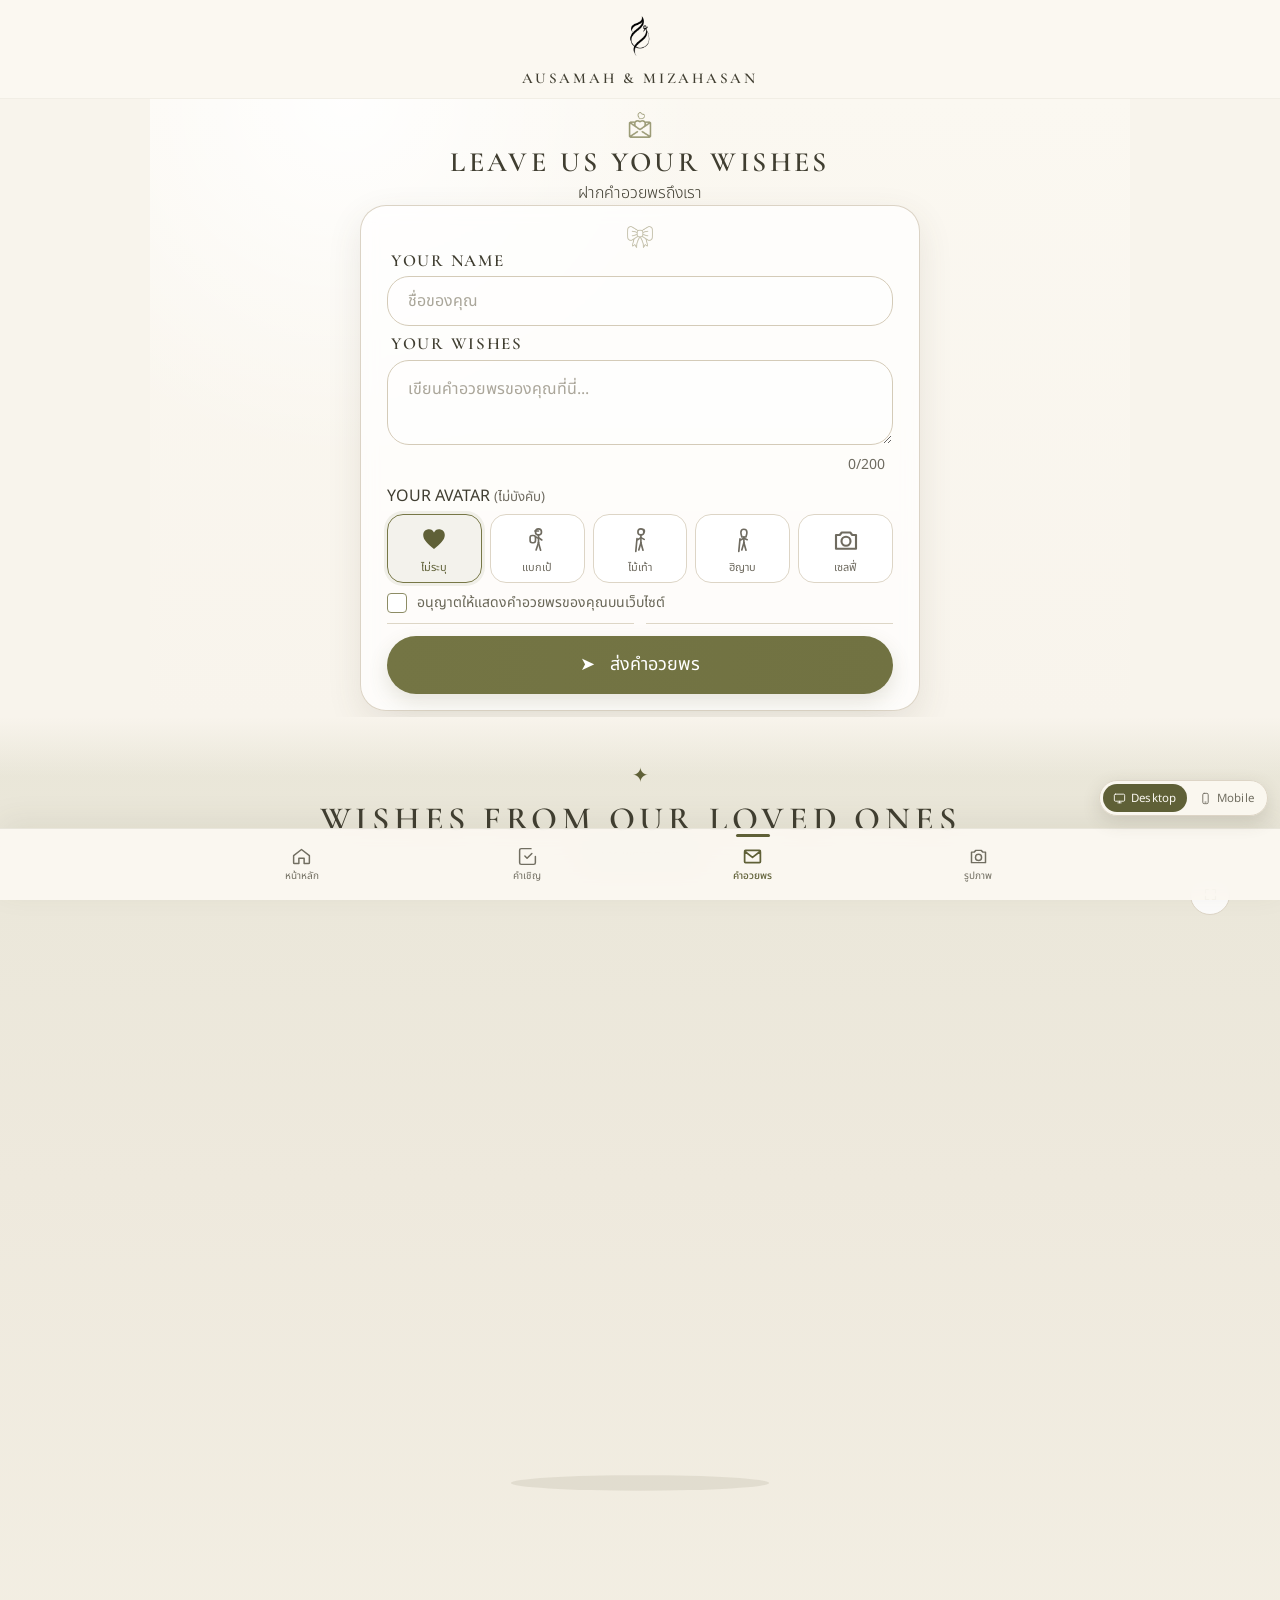
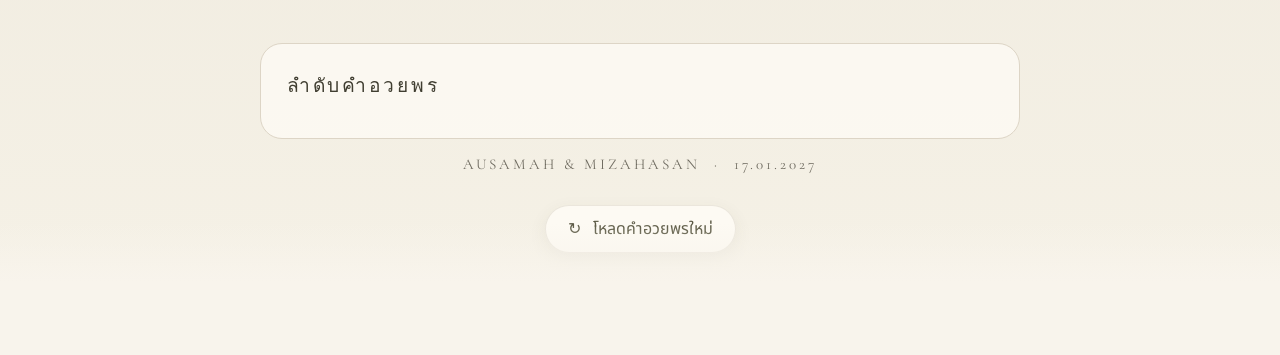
<file: wishes.html>
<!DOCTYPE html>
<html lang="th">
<head>
  <meta charset="UTF-8" />
  <meta name="viewport" content="width=device-width, initial-scale=1, viewport-fit=cover" />

  <title>Wedding Wishes — Ausamah & Mizahasan</title>

  <meta name="description" content="ร่วมส่งคำอวยพรถึง Ausamah & Mizahasan" />
  <meta name="theme-color" content="#f8f4ec" />

  <link rel="icon" href="favicon.ico" sizes="any" />
  <link rel="icon" type="image/png" sizes="32x32" href="favicon-32.png" />
  <link rel="apple-touch-icon" href="apple-touch-icon.png" />

  <meta property="og:type" content="website" />
  <meta property="og:title" content="Wedding Wishes — Ausamah & Mizahasan" />
  <meta property="og:description" content="ร่วมส่งคำอวยพรถึง Ausamah & Mizahasan" />
  <meta property="og:image" content="https://anomakrpt.github.io/anosunwedding/pic/WELCOME.png" />
  <meta name="twitter:card" content="summary_large_image" />

  <link rel="preconnect" href="https://fonts.googleapis.com">
  <link rel="preconnect" href="https://fonts.gstatic.com" crossorigin>
  <link href="https://fonts.googleapis.com/css2?family=Cormorant+Garamond:wght@400;500;600;700&family=Noto+Sans+Thai:wght@300;400;500&display=swap" rel="stylesheet">

    <link rel="stylesheet" href="assets/css/base.css?v=20260905-104" />
  <link rel="stylesheet" href="assets/css/components.css?v=20260905-104" />
  <link rel="stylesheet" href="assets/css/wishes.css?v=20260905-104" />
</head>

<body>

  <!-- =========================================================
       AVATAR SPRITE
       รูปแทนตัวผู้เขียนคำอวยพร — ใช้ซ้ำได้ทั้งฟอร์มและบนต้นไม้
       เรียกด้วย <use href="#av-hiker-m"> เป็นต้น
  ========================================================== -->
  <svg
    class="av-sprite"
    aria-hidden="true"
    focusable="false"
  >

    <!-- นักเดินป่าชาย แบกเป้ -->
    <symbol id="av-hiker-m" viewBox="0 0 100 100">
      <g fill="none" stroke="currentColor" stroke-width="5.5"
         stroke-linecap="round" stroke-linejoin="round">
        <rect x="27" y="35" width="18" height="24" rx="7" />
        <path d="M45 39c3 1 5 2 6 4" />
        <circle cx="55" cy="23" r="10" />
        <path d="M43 20h12" />
        <path d="M55 34v25" />
        <path d="M55 42l11 8" />
        <path d="M55 59l7 25" />
        <path d="M55 59l-8 24" />
      </g>
    </symbol>

    <!-- นักเดินป่าหญิง ถือไม้เท้า -->
    <symbol id="av-hiker-f" viewBox="0 0 100 100">
      <g fill="none" stroke="currentColor" stroke-width="5.5"
         stroke-linecap="round" stroke-linejoin="round">
        <circle cx="53" cy="23" r="10" />
        <path d="M62 15a7 7 0 0 1 1 10" />
        <path d="M53 34v25" />
        <path d="M53 42l-11 7" />
        <path d="M53 42l11 6" />
        <path d="M40 45L36 88" />
        <path d="M53 59l7 25" />
        <path d="M53 59l-7 24" />
      </g>
    </symbol>

    <!-- นักเดินป่าหญิง สวมฮิญาบ ถือไม้เท้า -->
    <symbol id="av-hiker-h" viewBox="0 0 100 100">
      <g fill="none" stroke="currentColor" stroke-width="5.5"
         stroke-linecap="round" stroke-linejoin="round">
        <path d="M43 24a10 10 0 0 1 20 0c0 8-3 12-3 16h-14c0-4-3-8-3-16z" />
        <path d="M53 40v19" />
        <path d="M53 44l-11 6" />
        <path d="M53 44l11 5" />
        <path d="M40 46L36 88" />
        <path d="M53 59l7 25" />
        <path d="M53 59l-7 24" />
      </g>
    </symbol>

    <!-- ไม่ระบุ — ใช้หัวใจแทน -->
    <symbol id="av-heart" viewBox="0 0 100 100">
      <path fill="currentColor"
        d="M50 80C30 63 14 50 14 33C14 21 23 14 34 14C41 14 47 18 50 25C53 18 59 14 66 14C77 14 86 21 86 33C86 50 70 63 50 80Z" />
    </symbol>

  </svg>


  <header class="topbar">

    <!-- ฝั่งซ้ายเว้นว่าง เพราะใช้ Bottom Navigation ด้านล่างแทน -->
    <div class="header-space"></div>

    <div class="brand">

      <!--
        =====================================================
        LOGO PNG
        =====================================================
        ใส่ไฟล์โลโก้ไว้ที่:
        pic/logo.png

        ถ้าชื่อไฟล์ไม่ใช่ logo.png ให้แก้ src ด้านล่าง
      -->
      <img
        src="pic/logo.png"
        alt="Ausamah & Mizahasan Logo"
        class="brand-logo"
      >

      <h1 lang="en">AUSAMAH &amp; MIZAHASAN</h1>
      <!-- <p>17-01-2027</p> -->
    </div>

    <!--<button
      class="music-btn"
      id="musicBtn"
      type="button"
      aria-label="Toggle music"
    >
      ♫
    </button> -->

  </header>


  <main>

    <section class="form-section">

      <!--
        ไอคอนโบว์ PNG
        ใส่ไฟล์ไว้ที่:
        pic/bow-icon.png
      -->
      <img
        src="pic/icon-wish.png"
        alt=""
        class="wish-icon"
      >

      <h2 class="section-title">
        LEAVE US YOUR WISHES
      </h2>

      <p class="section-subtitle">
        ฝากคำอวยพรถึงเรา
      </p>

      <!--<div class="heart">
        ♥
      </div> -->


      <!--
        =========================================================
        WISH FORM

        JavaScript ของฟอร์มนี้อยู่ในไฟล์:
        assets/js/wishes.js

        ไม่ต้องใส่ API URL หรือ JavaScript ซ้ำใน wishes.html
        =========================================================
      -->

      <form
        id="wishForm"
        class="wish-form"
      >


        <div class="field">
           <img
        src="pic/icon-bow.png"
        alt=""
        class="bow-icon"
      >
          <label
            class="field-label"
            for="name"
          >
            YOUR NAME
          </label>

          <input
            id="name"
            name="name"
            type="text"
            maxlength="60"
            placeholder="ชื่อของคุณ"
            required
          >

        </div>


        <div class="field">

          <label
            class="field-label"
            for="wish"
          >
            YOUR WISHES
          </label>

          <textarea
            id="wish"
            name="wish"
            maxlength="200"
            placeholder="เขียนคำอวยพรของคุณที่นี่..."
            required
          ></textarea>

          <div class="counter">
            <span id="count">0</span>/200
          </div>

        </div>


        <!-- =====================================================
             AVATAR — รูปแทนตัวผู้เขียน
             เลือกเซลฟี่ หรือเลือกรูปนักเดินป่า
        ====================================================== -->

        <div class="field av-field">

          <span class="field-label">
            YOUR AVATAR
            <small>(ไม่บังคับ)</small>
          </span>


          <div class="av-row">

            <button
              type="button"
              class="av-choice is-selected"
              data-avatar=""
              aria-pressed="true"
              title="ไม่ระบุ"
            >
              <svg aria-hidden="true"><use href="#av-heart" /></svg>
              <span>ไม่ระบุ</span>
            </button>

            <button
              type="button"
              class="av-choice"
              data-avatar="hiker-m"
              aria-pressed="false"
              title="นักเดินป่าชาย"
            >
              <svg aria-hidden="true"><use href="#av-hiker-m" /></svg>
              <span>แบกเป้</span>
            </button>

            <button
              type="button"
              class="av-choice"
              data-avatar="hiker-f"
              aria-pressed="false"
              title="นักเดินป่าหญิง"
            >
              <svg aria-hidden="true"><use href="#av-hiker-f" /></svg>
              <span>ไม้เท้า</span>
            </button>

            <button
              type="button"
              class="av-choice"
              data-avatar="hiker-h"
              aria-pressed="false"
              title="นักเดินป่าหญิง สวมฮิญาบ"
            >
              <svg aria-hidden="true"><use href="#av-hiker-h" /></svg>
              <span>ฮิญาบ</span>
            </button>


            <label class="av-choice av-selfie" title="ใช้รูปของคุณเอง">

              <input
                id="avatarPhoto"
                type="file"
                accept="image/*"
                capture="user"
                hidden
              >

              <svg aria-hidden="true" viewBox="0 0 24 24" class="av-cam">
                <path d="M4 8h3l1.6-2h6.8L17 8h3v11H4z" />
                <circle cx="12" cy="13" r="3.6" />
              </svg>

              <span>เซลฟี่</span>

            </label>

          </div>


          <div class="av-preview" id="avPreview" hidden>
            <img id="avPreviewImg" alt="รูปแทนตัวที่เลือก">
            <button type="button" id="avClear" class="av-clear">
              เอาออก
            </button>
          </div>

        </div>



        <label class="consent-row">

          <input
            id="allowDisplay"
            name="allowDisplay"
            type="checkbox"
          >

          <span>
            อนุญาตให้แสดงคำอวยพรของคุณบนเว็บไซต์
          </span>

        </label>


        <div class="divider">

          <img
            src="pic/icon-bow.png"
            alt=""
            class="bow-icon small"
          >

        </div>


        <button
          id="submitBtn"
          class="submit-btn"
          type="submit"
        >
          ➤ &nbsp; ส่งคำอวยพร
        </button>


        <div
          id="formMessage"
          class="message"
          aria-live="polite"
        ></div>

      </form>

    </section>


    <!-- =========================================================
         WISH TREE

         คำอวยพรแต่ละข้อ = หัวใจ 1 ดวงบนกิ่งไม้
         (อ้างอิงบอร์ดต้นไม้อวยพรในงานแต่งจริง)
         ยิ่งมีคนอวยพรมาก ต้นไม้ยิ่งเต็มไปด้วยหัวใจ
         แตะที่หัวใจเพื่ออ่านคำอวยพร — กดเต็มจอเพื่อฉายในงาน
    ========================================================== -->

    <section
      class="tree-section"
      id="treeSection"
    >

      <div class="cloud-header">

        <div class="sparkle-icon">
          ✦
        </div>

        <h2 lang="en">
          WISHES FROM OUR LOVED ONES
        </h2>

        <p>
          คำอวยพรจากทุกคน
        </p>

      </div>


      <!-- เวทีต้นไม้ — เป็นตัวที่ขยายเต็มจอ -->
      <div
        class="tree-stage"
        id="treeStage"
      >

        <!-- กิ่งก้านสร้างจาก JS (assets/js/wishes.js → buildTree)
             หัวใจจะไปเกาะที่ปลายกิ่งแต่ละกิ่ง -->
        <svg
          class="wish-tree"
          id="wishTree"
          viewBox="0 0 1000 720"
          preserveAspectRatio="xMidYMax meet"
          aria-hidden="true"
        >

          <!-- สายฝนระหว่างรอโหลด — ใช้รูปหัวใจดวงเดียวกับบนต้นไม้ แต่เป็นสีฟ้า
               ต้นไม้ยังไม่ขึ้น จึงต้องมีอะไรบอกว่ากำลังทำงานอยู่

               จังหวะตกของแต่ละเม็ดต้องไม่สัมพันธ์กับตำแหน่งซ้าย-ขวา
               ก่อนหน้านี้ตั้ง delay ไล่จากซ้ายไปขวา เม็ดฝนเลยเดินเป็นแถวเฉียง
               ตอนนี้สุ่มลำดับ delay และความเร็วตกของแต่ละเม็ดแยกกัน

               ตำแหน่งอยู่ที่ <g> ชั้นนอก ส่วนอนิเมชันอยู่ชั้นใน
               แยกกันเพราะ transform ของอนิเมชันจะทับ transform ที่จัดตำแหน่ง -->
          <g class="tree-rain" id="treeRain" aria-hidden="true">

            <g transform="translate(286 93)">
              <g class="drop" style="--delay:0.812s; --dur:1.68s">
                <path class="rain-heart" d="M50 82C28 63 10 48 10 29C10 16 20 8 32 8C40 8 46 12 50 20C54 12 60 8 68 8C80 8 90 16 90 29C90 48 72 63 50 82Z" transform="scale(0.181) translate(-50 -45)" />
              </g>
            </g>

            <g transform="translate(322 102)">
              <g class="drop" style="--delay:2.275s; --dur:2.01s">
                <path class="rain-heart" d="M50 82C28 63 10 48 10 29C10 16 20 8 32 8C40 8 46 12 50 20C54 12 60 8 68 8C80 8 90 16 90 29C90 48 72 63 50 82Z" transform="scale(0.161) translate(-50 -45)" />
              </g>
            </g>

            <g transform="translate(358 61)">
              <g class="drop" style="--delay:0.163s; --dur:1.97s">
                <path class="rain-heart" d="M50 82C28 63 10 48 10 29C10 16 20 8 32 8C40 8 46 12 50 20C54 12 60 8 68 8C80 8 90 16 90 29C90 48 72 63 50 82Z" transform="scale(0.172) translate(-50 -45)" />
              </g>
            </g>

            <g transform="translate(396 64)">
              <g class="drop" style="--delay:1.625s; --dur:1.84s">
                <path class="rain-heart" d="M50 82C28 63 10 48 10 29C10 16 20 8 32 8C40 8 46 12 50 20C54 12 60 8 68 8C80 8 90 16 90 29C90 48 72 63 50 82Z" transform="scale(0.141) translate(-50 -45)" />
              </g>
            </g>

            <g transform="translate(430 59)">
              <g class="drop" style="--delay:0.975s; --dur:2.28s">
                <path class="rain-heart" d="M50 82C28 63 10 48 10 29C10 16 20 8 32 8C40 8 46 12 50 20C54 12 60 8 68 8C80 8 90 16 90 29C90 48 72 63 50 82Z" transform="scale(0.179) translate(-50 -45)" />
              </g>
            </g>

            <g transform="translate(468 79)">
              <g class="drop" style="--delay:2.438s; --dur:1.66s">
                <path class="rain-heart" d="M50 82C28 63 10 48 10 29C10 16 20 8 32 8C40 8 46 12 50 20C54 12 60 8 68 8C80 8 90 16 90 29C90 48 72 63 50 82Z" transform="scale(0.118) translate(-50 -45)" />
              </g>
            </g>

            <g transform="translate(502 107)">
              <g class="drop" style="--delay:0.65s; --dur:1.75s">
                <path class="rain-heart" d="M50 82C28 63 10 48 10 29C10 16 20 8 32 8C40 8 46 12 50 20C54 12 60 8 68 8C80 8 90 16 90 29C90 48 72 63 50 82Z" transform="scale(0.144) translate(-50 -45)" />
              </g>
            </g>

            <g transform="translate(540 82)">
              <g class="drop" style="--delay:0.488s; --dur:1.86s">
                <path class="rain-heart" d="M50 82C28 63 10 48 10 29C10 16 20 8 32 8C40 8 46 12 50 20C54 12 60 8 68 8C80 8 90 16 90 29C90 48 72 63 50 82Z" transform="scale(0.121) translate(-50 -45)" />
              </g>
            </g>

            <g transform="translate(576 106)">
              <g class="drop" style="--delay:1.137s; --dur:1.58s">
                <path class="rain-heart" d="M50 82C28 63 10 48 10 29C10 16 20 8 32 8C40 8 46 12 50 20C54 12 60 8 68 8C80 8 90 16 90 29C90 48 72 63 50 82Z" transform="scale(0.119) translate(-50 -45)" />
              </g>
            </g>

            <g transform="translate(612 67)">
              <g class="drop" style="--delay:2.113s; --dur:1.57s">
                <path class="rain-heart" d="M50 82C28 63 10 48 10 29C10 16 20 8 32 8C40 8 46 12 50 20C54 12 60 8 68 8C80 8 90 16 90 29C90 48 72 63 50 82Z" transform="scale(0.181) translate(-50 -45)" />
              </g>
            </g>

            <g transform="translate(648 59)">
              <g class="drop" style="--delay:1.788s; --dur:1.95s">
                <path class="rain-heart" d="M50 82C28 63 10 48 10 29C10 16 20 8 32 8C40 8 46 12 50 20C54 12 60 8 68 8C80 8 90 16 90 29C90 48 72 63 50 82Z" transform="scale(0.155) translate(-50 -45)" />
              </g>
            </g>

            <g transform="translate(684 102)">
              <g class="drop" style="--delay:0.325s; --dur:2.42s">
                <path class="rain-heart" d="M50 82C28 63 10 48 10 29C10 16 20 8 32 8C40 8 46 12 50 20C54 12 60 8 68 8C80 8 90 16 90 29C90 48 72 63 50 82Z" transform="scale(0.118) translate(-50 -45)" />
              </g>
            </g>

            <g transform="translate(714 80)">
              <g class="drop" style="--delay:0.0s; --dur:2.28s">
                <path class="rain-heart" d="M50 82C28 63 10 48 10 29C10 16 20 8 32 8C40 8 46 12 50 20C54 12 60 8 68 8C80 8 90 16 90 29C90 48 72 63 50 82Z" transform="scale(0.118) translate(-50 -45)" />
              </g>
            </g>

            <g transform="translate(412 69)">
              <g class="drop" style="--delay:1.95s; --dur:2.11s">
                <path class="rain-heart" d="M50 82C28 63 10 48 10 29C10 16 20 8 32 8C40 8 46 12 50 20C54 12 60 8 68 8C80 8 90 16 90 29C90 48 72 63 50 82Z" transform="scale(0.135) translate(-50 -45)" />
              </g>
            </g>

            <g transform="translate(596 70)">
              <g class="drop" style="--delay:1.3s; --dur:1.8s">
                <path class="rain-heart" d="M50 82C28 63 10 48 10 29C10 16 20 8 32 8C40 8 46 12 50 20C54 12 60 8 68 8C80 8 90 16 90 29C90 48 72 63 50 82Z" transform="scale(0.153) translate(-50 -45)" />
              </g>
            </g>

            <g transform="translate(344 91)">
              <g class="drop" style="--delay:1.463s; --dur:2.0s">
                <path class="rain-heart" d="M50 82C28 63 10 48 10 29C10 16 20 8 32 8C40 8 46 12 50 20C54 12 60 8 68 8C80 8 90 16 90 29C90 48 72 63 50 82Z" transform="scale(0.154) translate(-50 -45)" />
              </g>
            </g>

          </g>

          <g class="tree-branches" id="treeBranches"></g>

          <g class="tree-hearts" id="treeHearts"></g>

          <ellipse
            class="tree-ground"
            cx="500"
            cy="706"
            rx="150"
            ry="9"
          />

        </svg>


        <!-- ข้อความเต็มที่โผล่ตอนชี้/แตะหัวใจ -->
        <div
          class="wish-tip"
          id="wishTip"
          role="tooltip"
          aria-hidden="true"
        >
          <p class="wish-tip-text" id="wishTipText"></p>
          <p class="wish-tip-name" id="wishTipName"></p>
        </div>


        <!-- ป้ายนับ + ปุ่มเต็มจอ -->
        <div class="tree-hud">

          <span
            class="tree-count"
            id="treeCount"
          ></span>

          <button
            id="fullscreenBtn"
            class="tree-fs-btn"
            type="button"
            aria-label="แสดงเต็มจอ"
          >

            <svg viewBox="0 0 24 24" aria-hidden="true">
              <path d="M4 9V4h5M20 9V4h-5M4 15v5h5M20 15v5h-5" />
            </svg>

            <span class="tree-fs-label">เต็มจอ</span>

          </button>

        </div>


        <!-- คำอวยพรที่กำลังฉาย
             โหมดปกติ = ข้อความใต้ต้นไม้
             โหมดเต็มจอ = การ์ดที่มีทั้งรูปและข้อความ -->
        <div
          class="wish-spotlight"
          id="wishSpotlight"
          aria-live="polite"
        >

          <span class="wish-new-badge" aria-hidden="true">
            เพิ่งส่งเข้ามา
          </span>

          <div class="wish-spotlight-avatar" id="spotlightAvatar"></div>

          <p class="wish-spotlight-text" id="spotlightText"></p>

          <p class="wish-spotlight-name" id="spotlightName"></p>

        </div>


        <!-- ลำดับคำอวยพร — เป็นแถบข้างตอนเต็มจอ และเป็นรายการอ่านได้ตอนปกติ

             SC 2.5.8 Target Size: หัวใจบนต้นไม้เล็กที่สุด 10px และบางดวง
             เกือบทับกัน จึงไม่ผ่านทั้งเกณฑ์ขนาดและข้อยกเว้นเรื่องระยะห่าง
             รายการนี้ทำหน้าที่เดียวกัน (อ่านคำอวยพรเต็ม ๆ) ในขนาดที่กดได้จริง
             จึงเข้าข้อยกเว้น "Equivalent" — และอ่านง่ายกว่าการไล่ชี้ทีละดวงอยู่แล้ว -->
        <aside class="wish-feed" id="wishFeed">

          <p class="wish-feed-head">
            ลำดับคำอวยพร
            <span id="wishFeedCount"></span>
          </p>

          <ol class="wish-feed-list" id="wishFeedList"></ol>

        </aside>


        <!-- ชื่อคู่บ่าวสาว เหมือนบอร์ดในงานจริง -->
        <p class="tree-signature">
          AUSAMAH &amp; MIZAHASAN &nbsp;·&nbsp; 17.01.2027
        </p>

      </div>


      <!-- คงไว้ให้ JS เดิมทำงานได้ (ไม่แสดงผลแล้ว) -->
      <div
        id="wishesGrid"
        class="wishes-grid"
        hidden
      ></div>


      <div class="load-btn-wrap">

        <button
          id="reloadBtn"
          class="load-btn"
          type="button"
        >
          ↻ &nbsp; โหลดคำอวยพรใหม่
        </button>

      </div>

    </section>

  </main>


  <!-- =========================================================
       BOTTOM NAVIGATION
       =========================================================

       สำคัญ:
       wishes.html เป็น "คนละหน้า" กับ index.html

       เพราะฉะนั้น Home / Story / Event / Location
       ต้องลิงก์กลับไป index.html ก่อน เช่น:
       index.html#home

       ถ้าใช้แค่ #home จะหา section #home ใน wishes.html
       ซึ่งจะไม่เจอ
  -->

  <nav class="bottom-nav">

    <a
      href="index.html?skipIntro=1#home"
      class="nav-item"
    >
      <svg
        viewBox="0 0 24 24"
        aria-hidden="true"
      >
        <path d="M3 11L12 4l9 7v8a1 1 0 0 1-1 1h-5v-6H9v6H4a1 1 0 0 1-1-1z" />
      </svg>

      <span>หน้าหลัก</span>
    </a>


<a
      href="rsvp.html"
      class="nav-item"
    >
      <svg
        viewBox="0 0 24 24"
        aria-hidden="true"
      >
        <path d="M9 11.5l2.5 2.5L17 8.5" />
        <path d="M21 12v7a2 2 0 0 1-2 2H5a2 2 0 0 1-2-2V5a2 2 0 0 1 2-2h11" />
      </svg>

      <span>คำเชิญ</span>
    </a>


<!-- หน้าปัจจุบัน = Wishes -->
    <a
      href="wishes.html"
      class="nav-item active"
      aria-current="page"
    >
      <svg
        viewBox="0 0 24 24"
        aria-hidden="true"
      >
        <path d="M3 6l9 7 9-7M4 5h16a1 1 0 0 1 1 1v12a1 1 0 0 1-1 1H4a1 1 0 0 1-1-1V6a1 1 0 0 1 1-1z"/>
      </svg>

      <span>คำอวยพร</span>
    </a>


<!--
    ถ้าจะเปิด Car Parking ให้เอา comment ออก


-->


    <a
      href="photos.html"
      class="nav-item"
    >
      <svg
        viewBox="0 0 24 24"
        aria-hidden="true"
      >
        <path d="M4 7h3l2-2h6l2 2h3v12H4z" />
        <circle cx="12" cy="13" r="3.5" />
      </svg>

      <span>รูปภาพ</span>
    </a>

  </nav>


  <div
    id="toast"
    class="toast"
  ></div>

  <!-- =========================================================
       JAVASCRIPT

       - ระบบส่ง/โหลดคำอวยพร และต้นไม้ อยู่ใน assets/js/wishes.js
       - Google Apps Script Web App URL แก้ที่ assets/js/config.js
       - ?v=... ใช้บังคับ browser โหลดไฟล์ใหม่ ต้องแก้ให้ตรงกันทุกหน้า
       ========================================================= -->
  <script src="assets/js/main.js?v=20260905-104"></script>
  <script src="assets/js/config.js?v=20260905-104"></script>
  <script src="assets/js/wishes.js?v=20260905-104"></script>

  <script src="assets/js/viewtoggle.js?v=20260905-104"></script>

</body>
</html>
</file>
<file: assets/css/base.css>
/* =========================================================
   BASE — design tokens + reset + header ใช้ร่วมทุกหน้า
   หมายเหตุ: home.css มี :root ชุดเก่า (palette ครีมเข้ม)
   override เฉพาะหน้าแรก — รอ unify ในอนาคต
========================================================= */

:root {
  --cream: #f8f4ec;
  --cream-light: #fbf8f1;
  --paper: rgba(255, 255, 255, .72);
  --olive: #777747;
  --olive-dark: #5f6037;
  --olive-soft: #9b9870;
  --text: #403e31;
  --muted: #6f6b60;
  --line: #ddd5c6;
  --shadow: 0 12px 35px rgba(85, 76, 54, .11);
  --radius: 26px;
  --nav-height: 72px;

  /* ที่ต้องจองไว้ให้แถบเมนูล่างจริง ๆ = ความสูงแถบ + safe area ของเครื่อง
     บน iPhone ที่มีแถบ home indicator ตัวแถบจะสูงกว่า 72px
     ถ้าจองแค่ --nav-height เนื้อหาบรรทัดล่างสุดจะโดนทับ */
  --nav-space: calc(var(--nav-height) + env(safe-area-inset-bottom, 0px));

  /* token ของ bottom navigation */
  --nav-cream: #fbf8f1;
  --nav-olive: #777747;
  --nav-olive-dark: #5f6037;
  --nav-muted: #716e61;
}

* {
  box-sizing: border-box;
}

html {
  scroll-behavior: smooth;
}

body {
  margin: 0;
  color: var(--text);
  background: var(--cream);
  font-family: "Noto Sans Thai", sans-serif;
  overflow-x: hidden;
  /* เว้นพื้นที่ให้ bottom navigation */
  padding-bottom: calc(var(--nav-height) + env(safe-area-inset-bottom));
}

button,
a,
input,
textarea {
  font: inherit;
  -webkit-tap-highlight-color: transparent;
}

button {
  cursor: pointer;
}

a:focus-visible,
button:focus-visible {
  outline: 2px solid var(--olive);
  outline-offset: 3px;
}

/* =========================================================
       HEADER
       ใช้โครงเดียวกับ wishes.html
    ========================================================== */

    .topbar {

      /* 170px คือ 21% ของโน้ตบุ๊กจอสูง 800px สำหรับโลโก้กับชื่อคู่บ่าวสาว
         ซึ่งแขกเห็นมาแล้วจากหน้าแรก — ลดลงให้เนื้อหาจริงได้พื้นที่ */
      min-height: 0;

      padding:
        12px 28px
        10px;

      display: grid;

      grid-template-columns:
        60px 1fr 60px;

      align-items: start;

      position: relative;

      z-index: 5;

      background: #fbf8f1;

      border-bottom:
        1px solid
        rgba(126, 119, 92, .08);
    }


    .header-space {

      width: 46px;

      height: 46px;

      margin-top: 12px;
    }


    .brand {

      text-align: center;

      line-height: 1.2;
    }


    .brand-logo {

      display: block;

      width: 46px;

      height: auto;

      max-height: 52px;

      object-fit: contain;

      margin:
        0 auto 10px;
    }


    .brand h1 {

      margin:
        5px 0 2px;

      font:
        600 15px/1.1
        "Cormorant Garamond",
        serif;

      letter-spacing: .18em;
    }

.bow-icon{
  display:block;
  width:32px;
  height:32px;
  object-fit:contain;
  margin:0 auto 5px;
  opacity:.72;
}

.bow-icon.small{
  width:28px;
  height:28px;
  margin:0;
}

@media (max-width: 700px) {

  .topbar {
  
    min-height: 142px;
  
    padding:
      18px 14px 18px;
  
    grid-template-columns:
      46px 1fr 46px;
  }

  .header-space {
  
    width: 40px;
  
    height: 40px;
  
    margin-top: 8px;
  }

  .brand-logo {
  
    width: 58px;
  
    max-height: 66px;
  
    margin-bottom: 7px;
  }

  .brand h1 {
  
    font-size: 14px;
  
    margin-top: 7px;
  }

}


/* =========================================================
   MOBILE — ย่อหัวหน้าให้เนื้อหาจริงได้พื้นที่มากขึ้น

   หัวหน้าเดิมสูง 142px บนจอ 812px คิดเป็น 17% ของจอ
   ทั้งที่เป็นแค่โลโก้กับชื่อคู่บ่าวสาว ซึ่งซ้ำกับที่เห็นในหน้าแรกแล้ว
========================================================= */

@media (max-width: 700px) {

  .topbar {
    min-height: 0;
    padding: 12px 14px 10px;
    grid-template-columns: 38px 1fr 38px;
  }

  .header-space {
    width: 34px;
    height: 34px;
    margin-top: 4px;
  }

  .brand-logo {
    width: 44px;
    max-height: 50px;
    margin-bottom: 3px;
  }

  .brand h1 {
    font-size: 12.5px;
    letter-spacing: .16em;
    margin-top: 4px;
  }

}


/* =========================================================
   TABLET — หัวหน้ายังใช้ขนาดของจอเดสก์ท็อป (170px)

   กฎย่อก่อนหน้าตั้งไว้ที่ ≤700px แท็บเล็ตจึงไม่เข้าเงื่อนไข
   เนื้อหาจริงเลยถูกดันลงไปจนปุ่มหลักตกขอบจอ
========================================================= */

@media (min-width: 701px) and (max-width: 1024px) {

  .topbar {
    min-height: 0;
    padding: 16px 20px 12px;
    grid-template-columns: 44px 1fr 44px;
  }

  .brand-logo {
    width: 52px;
    max-height: 58px;
    margin-bottom: 4px;
  }

  .brand h1 {
    font-size: 14px;
    margin-top: 5px;
  }

  .header-space {
    width: 40px;
    height: 40px;
    margin-top: 4px;
  }

}
</file>
<file: assets/css/components.css>
/* =========================================================
   COMPONENTS — ใช้ร่วมกันทุกหน้า
   Bottom Navigation (นิยามเดียว แก้ที่นี่ที่เดียว)
========================================================= */

/* =========================================================
       BOTTOM NAV
    ========================================================== */

    .bottom-nav {

      position: fixed;

      left: 0;

      right: 0;

      bottom: 0;

      /* เต็มความกว้างจอเสมอ — เดิมจำกัด 760px แล้วจัดกลาง
         ทำให้บนจอกว้างมีช่องว่างสองข้างดูเหมือนแถบลอย */
      width: 100%;

      min-height: var(--nav-height);

      /* เนื้อหาข้างในยังคุมความกว้างไว้ ไม่ให้ไอคอนกระจายห่างเกินบนจอใหญ่ */
      padding:
        8px max(12px, calc((100% - 900px) / 2))
        calc(10px + env(safe-area-inset-bottom, 0px));

      display: grid;

      grid-template-columns:
        repeat(4, 1fr);

      align-items: center;

      gap: 2px;

      background:
        rgba(251, 248, 241, .93);

      border-top:
        1px solid
        rgba(112, 106, 81, .13);

      box-shadow:
        0 -8px 30px
        rgba(79, 73, 53, .08);

      backdrop-filter:
        blur(16px);

      -webkit-backdrop-filter:
        blur(16px);

      z-index: 9999;
    }


    /* =========================================================
       NAV ITEM
    ========================================================== */

    .bottom-nav .nav-item {

      position: relative;

      min-width: 0;

      color: var(--nav-muted);

      text-decoration: none;

      display: flex;

      flex-direction: column;

      align-items: center;

      justify-content: center;

      gap: 4px;

      padding: 4px 2px;

      background: transparent;

      border: 0;

      border-radius: 0;

      box-shadow: none;

      transition:
        color .2s ease,
        opacity .2s ease;

      -webkit-tap-highlight-color:
        transparent;
    }


    /* กัน style.css เก่าใส่พื้นหลังให้ปุ่ม */

    .bottom-nav .nav-item::after {

      display: none;
    }


    /* =========================================================
       ICON
    ========================================================== */

    .bottom-nav .nav-item svg {

      display: block;

      width: 21px;

      height: 21px;

      fill: none;

      stroke: currentColor;

      stroke-width: 1.7;

      stroke-linecap: round;

      stroke-linejoin: round;

      margin: 0;

      padding: 0;
    }


    /* =========================================================
       TEXT
    ========================================================== */

    .bottom-nav .nav-item span {

      display: block;

      margin: 0;

      padding: 0;

      font-family:
        "Noto Sans Thai",
        sans-serif;

      font-size: 10px;

      font-weight: 400;

      line-height: 1;

      letter-spacing: 0;

      white-space: nowrap;

      color: inherit;
    }


    /* =========================================================
       HOVER
    ========================================================== */

    .bottom-nav .nav-item:hover {

      color: var(--nav-olive);

      background: transparent;
    }


    /* =========================================================
       ACTIVE
    ========================================================== */

    .bottom-nav .nav-item.active {

      color: var(--nav-olive-dark);

      background: transparent;

      font-weight: 500;
    }


    /*
       เส้น olive บนเมนูที่ active
       เหมือนหน้า wishes / photos
    */

    .bottom-nav .nav-item.active::before {

      content: "";

      position: absolute;

      top: -8px;

      left: 50%;

      transform: translateX(-50%);

      width: 34px;

      height: 3px;

      border-radius: 999px;

      background:
        var(--nav-olive-dark);
    }


    .bottom-nav .nav-item.active svg {

      stroke-width: 2;
    }


    .bottom-nav .nav-item.active span {

      font-weight: 500;
    }


    /* =========================================================
       MOBILE
    ========================================================== */

    @media (max-width: 700px) {

      .bottom-nav {

        width: 100%;

        border-radius: 0;
      }


      .bottom-nav .nav-item svg {

        width: 20px;

        height: 20px;
      }


      .bottom-nav .nav-item span {

        font-size: 9px;
      }

    }


    /* =========================================================
       SMALL MOBILE
    ========================================================== */

    @media (max-width: 420px) {

      .bottom-nav {

        padding-left: 5px;

        padding-right: 5px;
      }


      .bottom-nav .nav-item span {

        font-size: 8.5px;
      }

    }

/* ===== focus ให้มองเห็นตอนใช้คีย์บอร์ด ===== */
.bottom-nav .nav-item:focus-visible {
  outline: 2px solid var(--nav-olive);
  outline-offset: -4px;
  border-radius: 12px;
}

/* =========================================================
   SCROLL REVEAL — ทำงานคู่กับ assets/js/main.js
   (.reveal ถูกเติมโดย JS เท่านั้น — ถ้า JS ไม่โหลด เนื้อหาแสดงปกติ)
========================================================= */

.reveal {
  opacity: 0;
  transform: translateY(26px);
  transition:
    opacity .8s ease var(--reveal-delay, 0ms),
    transform .8s cubic-bezier(.22, .61, .36, 1) var(--reveal-delay, 0ms);
  will-change: opacity, transform;
}

.reveal.in-view {
  opacity: 1;
  transform: none;
  will-change: auto;
}

@media (prefers-reduced-motion: reduce) {
  .reveal {
    opacity: 1;
    transform: none;
    transition: none;
  }
}


/* =========================================================
   SC 1.4.10 Reflow — ช่องเมนูต้องย่อได้

   ค่าเริ่มต้นของ grid item คือ min-width:auto ซึ่งไม่ยอมเล็กกว่าเนื้อหา
   ป้ายภาษาไทยจึงดันแถบเมนูให้กว้างเกินจอ 320px
========================================================= */

.bottom-nav .nav-item {
  min-width: 0;
}

.bottom-nav .nav-item span {
  max-width: 100%;
}


/* =========================================================
   VIEW TOGGLE — ปุ่มสลับดู Desktop / Mobile (มุมล่างขวา)

   เป็นเครื่องมือตรวจงาน ไม่ใช่ส่วนหนึ่งของการ์ดเชิญ
   จึงวางให้เงียบที่สุด และซ่อนตอนสั่งพิมพ์
   ถ้าไม่อยากให้แขกเห็น ลบ <script src=".../viewtoggle.js"> ออกได้เลย
========================================================= */

.viewbar {
  position: fixed;
  right: 12px;
  bottom: calc(var(--nav-space, 72px) + 12px);
  z-index: 10001;

  display: flex;
  gap: 2px;
  padding: 3px;

  border: 1px solid var(--line);
  border-radius: 999px;
  background: rgba(251, 248, 241, .94);
  box-shadow: 0 6px 18px rgba(79, 73, 53, .16);
  backdrop-filter: blur(10px);
  -webkit-backdrop-filter: blur(10px);
}

.viewbar-btn {
  display: inline-flex;
  align-items: center;
  gap: 5px;

  /* 28px — พ้นเกณฑ์เป้ากด 24px ของ WCAG SC 2.5.8 */
  min-height: 28px;
  padding: 0 10px;

  border: 0;
  border-radius: 999px;
  background: transparent;
  color: #716e61;
  font-family: inherit;
  font-size: 11.5px;
  letter-spacing: .02em;
  cursor: pointer;
  transition: background .2s ease, color .2s ease;
}

.viewbar-btn svg {
  width: 13px;
  height: 13px;
  fill: none;
  stroke: currentColor;
  stroke-width: 1.7;
  stroke-linecap: round;
  stroke-linejoin: round;
  flex: none;
}

.viewbar-btn.is-on {
  background: var(--nav-olive-dark, #5f6037);
  color: #fbf8f1;
}

.viewbar-btn:focus-visible {
  outline: 2px solid var(--nav-olive-dark, #5f6037);
  outline-offset: 2px;
}


/* ---------- กรอบจำลองมือถือ ---------- */

.viewframe-overlay {
  position: fixed;
  inset: 0;
  z-index: 10000;

  display: flex;
  align-items: center;
  justify-content: center;

  background: rgba(46, 43, 33, .72);
  backdrop-filter: blur(3px);
  -webkit-backdrop-filter: blur(3px);
}

.viewframe-shell {
  transform-origin: center center;
  display: flex;
  flex-direction: column;
  align-items: center;
  gap: 10px;
}

.viewframe {
  width: 390px;
  height: 844px;
  border: 0;
  border-radius: 34px;
  background: var(--cream, #f8f4ec);
  box-shadow:
    0 0 0 9px #2b2a25,
    0 0 0 11px #4a4740,
    0 26px 60px rgba(0, 0, 0, .45);
}

.viewframe-caption {
  margin: 0;
  font-family: ui-monospace, SFMono-Regular, Menlo, monospace;
  font-size: 12px;
  letter-spacing: .08em;
  color: rgba(251, 248, 241, .82);
}

/* ระหว่างเปิดกรอบ ไม่ต้องให้หน้าข้างหลังเลื่อนตาม */
html.is-viewframe,
html.is-viewframe body {
  overflow: hidden;
}

@media print {
  .viewbar,
  .viewframe-overlay {
    display: none;
  }
}

@media (max-width: 430px) {
  .viewbar-btn span {
    display: none;
  }

  .viewbar-btn {
    padding: 0 9px;
  }
}

/* =========================================================
   COVERFLOW — ชั้นวางรูปสามมิติ ใช้ร่วมกันระหว่างหน้าแรกกับหน้ารูปภาพ

   ย้ายมาจาก home.css ตอนที่หน้า Photos เปลี่ยนมาใช้การนำเสนอแบบเดียวกัน
   ทั้งสองหน้าโหลด components.css อยู่แล้ว จึงไม่ต้องมีสไตล์ชุดที่สอง

   ส่วนที่เป็นของฉากใดฉากหนึ่ง (ความสูงของ section, จังหวะการเผย,
   ขนาดการ์ดเฉพาะหน้า) ยังอยู่ใน home.css / photos.css ตามเดิม
   ที่นี่มีแต่ตัวคอมโพเนนต์
========================================================= */
/* =========================================================
   GALLERY COVERFLOW

   การ์ดทุกใบซ้อนทับกันที่กลางเวที แล้ว home.js เป็นคนสั่ง
   transform ราย ๆ ใบว่าให้เลื่อนออกไปเท่าไร ถอยเข้าไปลึกแค่ไหน
   และเอียงกี่องศา — CSS ที่นี่จึงไม่ควรกำหนด transform ให้ .cf-card
   เพราะจะไปทับค่าที่คำนวณไว้

   --cf-card คือความกว้างการ์ด และเป็นหน่วยตั้งต้นของทุกอย่าง
   ทั้งระยะห่าง ความลึก และระยะมอง ปรับค่าเดียวแล้วฉากขยายตามทั้งชุด
========================================================= */

.coverflow {
  --cf-card: clamp(200px, 30vw, 380px);

  /* สีของคอมโพเนนต์ประกาศไว้ในตัวเอง ไม่ดึงจาก palette ของหน้า

     home.css กับ base.css นิยาม --olive/--line/--text คนละค่า
     ถ้าอ้าง var พวกนั้นตรง ๆ ชั้นวางบนหน้าแรกกับหน้ารูปภาพจะสีไม่ตรงกัน
     ทั้งที่ควรเป็นของชิ้นเดียวกัน — ค่าที่ใช้คือชุดของหน้าแรก
     หน้าไหนอยากเปลี่ยน ก็ทับ token พวกนี้ที่ระดับหน้านั้นได้ */
  --cf-ink: #7a6257;
  --cf-accent: #5c6b4a;
  --cf-line: #e8ddd1;
  --cf-surface: #fcfaf5;
  --cf-card-bg: #efe5d2;

  margin-top: 18px;

  /* ปุ่มหยุดสไลด์ตอนถูกโฟกัสจะลอยขึ้นมาเกาะขอบบนของกล่องนี้ */
  position: relative;
}

.cf-viewport {
  position: relative;
}

.cf-frame {
  /* ระยะมองสั้นกว่าความกว้างการ์ดสามเท่า = เลนส์กว้าง เห็นการเอียงชัด */
  perspective: calc(var(--cf-card) * 3);

  /* เว้นบน-ล่างให้เงาการ์ดไม่โดนขอบ overflow ตัด */
  padding: 30px 0 34px;
  overflow: hidden;
  outline: none;
  cursor: grab;

  /* ลากแนวนอนเป็นของเรา แนวตั้งปล่อยให้หน้าเว็บเลื่อนตามปกติ */
  touch-action: pan-y;
}

.cf-frame:active {
  cursor: grabbing;
}

.cf-frame:focus-visible {
  outline: 2px solid var(--cf-accent);
  outline-offset: 4px;
  border-radius: 22px;
}

.cf-track {
  position: relative;
  height: var(--cf-card);
  transform-style: preserve-3d;
  user-select: none;
}

.cf-card {
  position: absolute;
  left: 50%;
  top: 0;
  width: var(--cf-card);
  aspect-ratio: 1 / 1;
  margin: 0;
  border-radius: 18px;
  overflow: hidden;
  background: var(--cf-card-bg);
  box-shadow: 0 18px 40px rgba(64, 62, 49, .22);
  will-change: transform, opacity;

  /* ค่าตั้งต้นก่อน JS วาดรอบแรก กันไม่ให้การ์ดทั้งกองแวบขึ้นมาซ้อนกัน */
  opacity: 0;
}

.cf-card img {
  width: 100%;
  height: 100%;
  object-fit: cover;
  display: block;
  user-select: none;
  -webkit-user-drag: none;
}

/* ไล่เฉดอ่อน ๆ ที่ขอบล่าง ให้ภาพดูมีมิติและเข้ากับโทนกระดาษ */
.cf-card::after {
  content: "";
  position: absolute;
  inset: 0;
  background:
    linear-gradient(
      to top,
      rgba(64, 62, 49, .18) 0%,
      rgba(64, 62, 49, 0) 42%
    );
  pointer-events: none;
}


/* ---- ปุ่มเลื่อนซ้าย/ขวา ---- */

.cf-nav {
  position: absolute;
  top: 50%;
  transform: translateY(-50%);

  /* 44px ตามเกณฑ์เป้ากดของ WCAG SC 2.5.5 ไม่ใช่แค่ขั้นต่ำ 24px ของ 2.5.8 */
  width: 44px;
  height: 44px;
  display: flex;
  align-items: center;
  justify-content: center;

  /* เหนือการ์ดทุกใบ — JS ไล่ z-index การ์ดไว้ที่ 100 ลงมา */
  z-index: 200;
  padding: 0;
  border: 1px solid var(--cf-line);
  border-radius: 999px;
  background: rgba(255, 255, 255, .86);
  backdrop-filter: blur(6px);
  color: var(--cf-ink);
  cursor: pointer;
  transition: background .25s ease, border-color .25s ease, transform .25s ease;
}

.cf-prev { left: clamp(4px, 3vw, 40px); }
.cf-next { right: clamp(4px, 3vw, 40px); }

.cf-nav svg {
  width: 20px;
  height: 20px;
  fill: none;
  stroke: currentColor;
  stroke-width: 1.7;
  stroke-linecap: round;
  stroke-linejoin: round;
}

.cf-nav:hover {
  background: #fff;
  border-color: var(--cf-accent);
}

.cf-nav:focus-visible {
  outline: 2px solid var(--cf-accent);
  outline-offset: 2px;
}


/* ---- จุดบอกตำแหน่ง ---- */

.cf-controls {
  display: flex;
  align-items: center;
  justify-content: center;
  margin-top: 14px;
}

.cf-dots {
  display: flex;
  align-items: center;
  gap: 4px;
}

/* เป้ากดจริงกว้าง 20px สูง 24px แต่จุดที่เห็นเล็กแค่ 7px
   (SC 2.5.8 นับพื้นที่กดได้ ไม่ใช่ขนาดที่วาด) */
.cf-dot {
  width: 20px;
  height: 24px;
  padding: 0;
  border: 0;
  background: none;
  cursor: pointer;
  display: flex;
  align-items: center;
  justify-content: center;
}

.cf-dot::before {
  content: "";
  width: 7px;
  height: 7px;
  border-radius: 999px;
  background: var(--cf-ink);
  opacity: .26;
  transition: opacity .3s ease, transform .3s ease;
}

.cf-dot[aria-selected="true"]::before {
  opacity: 1;
  background: var(--cf-accent);
  transform: scale(1.25);
}

.cf-dot:focus-visible {
  outline: 2px solid var(--cf-accent);
  outline-offset: 1px;
  border-radius: 6px;
}


/* ---- ไม่มี JS: ถอยไปเป็นแถบเลื่อนแนวนอนที่ยังดูรูปได้ครบ ---- */

.coverflow:not(.is-ready) .cf-frame {
  perspective: none;
  overflow-x: auto;
  scroll-snap-type: x mandatory;
}

.coverflow:not(.is-ready) .cf-track {
  display: flex;
  gap: 12px;
  height: auto;
  padding: 0 12px;
}

.coverflow:not(.is-ready) .cf-card {
  position: static;
  flex: none;
  opacity: 1;
  scroll-snap-align: center;
}

.coverflow:not(.is-ready) .cf-nav {
  display: none;
}

/* ---- จอแคบ ---- */

@media (max-width: 900px) {

  /* จอแคบ: การ์ดเล็กลงและปุ่มลูกศรขยับเข้ามาชิดขอบ
     ระยะห่างกับความลึกอิง --cf-card อยู่แล้ว จึงย่อตามเองทั้งฉาก */
  .coverflow {
    --cf-card: clamp(168px, 52vw, 260px);
  }

  .cf-frame {
    padding: 22px 0 26px;
  }

  .cf-nav {
    width: 40px;
    height: 40px;
  }

  .cf-prev { left: 2px; }
  .cf-next { right: 2px; }

}

/* =========================================================
   ปุ่มหยุดสไลด์ — WCAG SC 2.2.2 Pause, Stop, Hide

   เนื้อหาที่ขยับเองต่อเนื่องเกินห้าวินาทีต้องมีวิธีให้ผู้ใช้หยุด
   แต่ชิปที่เห็นอยู่ตลอดแย่งสายตาไปจากรูป จึงซ่อนไว้แบบเดียวกับ
   skip link คือโผล่มาเมื่อถูกโฟกัสด้วยคีย์บอร์ดเท่านั้น

   ทางหยุดของแต่ละกลุ่มผู้ใช้:
     เมาส์      ชี้ค้างไว้บนแกลเลอรี — หยุดทันที ขยับออกแล้วเล่นต่อ
     นิ้ว       แตะเลื่อน กดลูกศร หรือกดจุด — หยุดค้างไว้เลย
     คีย์บอร์ด  โฟกัสเข้ามาแล้วเจอปุ่มนี้เป็นอย่างแรก
========================================================= */

.cf-pause {
  /* ซ่อนแบบยังอยู่ในลำดับโฟกัสและยังถูกอ่านออกเสียงได้
     (display:none หรือ visibility:hidden จะตัดออกจากทั้งสองอย่าง) */
  position: absolute;
  width: 1px;
  height: 1px;
  margin: -1px;
  padding: 0;
  overflow: hidden;
  clip-path: inset(50%);
  white-space: nowrap;
  border: 0;
}

/* ใช้ :focus ไม่ใช่ :focus-visible — ปุ่มที่มองไม่เห็นจะถูกโฟกัส
   ได้ด้วยคีย์บอร์ดหรือโปรแกรมอ่านหน้าจอเท่านั้นอยู่แล้ว */
.cf-pause:focus {
  position: absolute;
  top: 0;
  left: 50%;
  transform: translateX(-50%);
  z-index: 300;
  width: auto;
  height: auto;
  min-height: 32px;
  margin: 0;
  padding: 5px 16px;
  overflow: visible;
  clip-path: none;
  display: inline-flex;
  align-items: center;
  border: 1px solid var(--cf-accent);
  border-radius: 999px;
  background: var(--cf-surface);
  color: var(--cf-ink);
  font-family: inherit;
  font-size: 12.5px;
  letter-spacing: .02em;
  cursor: pointer;
  outline: 2px solid var(--cf-accent);
  outline-offset: 2px;
}

@media (prefers-reduced-motion: reduce) {

  /* ไม่มีสไลด์ให้หยุด เพราะสคริปต์ไม่เริ่มเล่นตั้งแต่แรก */
  .cf-pause { display: none; }

}
</file>
<file: assets/css/home.css>
/* =========================================================
   HOME PAGE (index.html)
   หมายเหตุ: :root ด้านล่างเป็น palette ชุดเก่าของหน้าแรก
   ตั้งใจ override token จาก base.css เฉพาะหน้านี้
========================================================= */

:root {
  --bg: #f7edd6;
  --bg-2: #efe5d9;
  --white: #ffffff;
  --warm-white:#FCFAF5;
  --text: #332b26;
  --muted: #6b6157;
  --brown: #7a6257;
  --line: #e8ddd1;
  --line-1: rgba(74,61,51,.16);
  --line-2: #e4d5c3;
  --line-soft: rgba(74,61,51,.09);
  --cream: #f7edd6;
  --cream-soft: #fbf5e8;
  --cream-dark: #efe5d2;
  --green: #626d55;
  --olive:#5C6B4A;
  --green-dark: #55604a;
  --shadow: 0 18px 45px rgba(80, 62, 48, 0.08);
  --radius-lg: 32px;
  --copper:#B17F52;


  
}

* {
  box-sizing: border-box;
  margin: 0;
  padding: 0;
}

html {
  scroll-behavior: smooth;
}

body {
  background: var(--cream-soft);
  color: var(--text);
  font-family: "Noto Sans Thai", sans-serif;
  line-height: 1.8;
  padding-bottom: 94px;
}

h1,
h2,
h3,
.footer-title,
.footer-monogram {
  font-family: "Cormorant Garamond", serif;
  font-weight: 500;
}

a {
  color: inherit;
  text-decoration: none;
}

/* Intro Video */
#intro {
  position: fixed;
  inset: 0;
  z-index: 9999;
  width: 100vw;
  height: 100vh;
  height: 100svh;
  background: #000;
  overflow: hidden;
  display: flex;
  align-items: center;
  justify-content: center;

  /* ออกจากฉากเปิด: จางพร้อมขยายนิดหน่อย ให้สายตาถูกพาต่อไปข้างหน้า
     ไม่ใช่ภาพนิ่งที่จู่ ๆ ก็หายไป
     พื้นดำต้องจางไปด้วย ไม่งั้นระหว่างจางจะมีม่านดำคลุมหน้าแรกอยู่
     เส้นโค้งออกช้าตอนท้าย เพื่อให้จบนุ่มแทนที่จะตัดจบ */
  transition:
    opacity .85s cubic-bezier(.32, 0, .18, 1),
    transform .95s cubic-bezier(.32, 0, .18, 1),
    background-color .45s linear;

  will-change: opacity, transform;
}

#intro.is-leaving {
  opacity: 0;
  transform: scale(1.045);
  background-color: transparent;
  pointer-events: none;
}

#introVideo {
  position: absolute;
  inset: 0;
  width: 100vw;
  height: 100vh;
  height: 100svh;
  object-fit: cover;
  object-position: center center;
  display: block;
  background: #000;
  transition: background-color .45s linear;
}

#intro.is-leaving #introVideo {
  background-color: transparent;
}

#skipBtn {
  position: absolute;
  left: 50%;
  bottom: max(34px, env(safe-area-inset-bottom));
  transform: translateX(-50%);
  z-index: 3;
  padding: 13px 28px;
  min-width: 190px;
  border-radius: 999px;
  border: 1px solid rgba(255, 255, 255, 0.55);
  background: rgba(255, 255, 255, 0.16);
  backdrop-filter: blur(10px);
  -webkit-backdrop-filter: blur(10px);
  color: #fff;
  font-family: "Cormorant Garamond", serif;
  font-size: 20px;
  letter-spacing: 1px;
  text-align: center;
  white-space: nowrap;
  cursor: pointer;
  transition: 0.3s ease;
  box-shadow: 0 8px 24px rgba(0, 0, 0, 0.22);
}

#skipBtn:hover {
  transform: translateX(-50%) translateY(-2px);
  background: rgba(255, 255, 255, 0.24);
}

#skipBtn.is-hidden {
  opacity: 0;
  pointer-events: none;
}

#main {
  display: none;
}


/* Hero */
.hero-layout {
  min-height: 100svh;
  display: grid;
  grid-template-columns: 42% 58%;
  background: var(--cream);
}


.image-left {
  width: 100%;
  min-height: 100svh;
  background: var(--cream);
  display: flex;
  align-items: center;
  justify-content: center;
  overflow: hidden;
}

.image-left img {
  width: 100%;
  height: 100%;
  object-fit: contain;
  object-position: center;
  display: block;
}

.hero-right {
  min-height: 100svh;
  background: var(--green);
  color: #f8f0dd;
  display: flex;
  flex-direction: column;
  align-items: center;
  justify-content: center;

  /* เผื่อแถบเมนูล่างไว้ในระยะขอบล่าง เนื้อหาที่จัดกลางจะได้ขยับขึ้นมา
     อยู่กลาง "พื้นที่ที่มองเห็นจริง" ไม่ใช่กลางจอที่มีแถบทับอยู่
     ไม่งั้นบรรทัด SCROLL TO BEGIN จะไปอยู่ใต้แถบ */
  padding:
    clamp(46px, 7vw, 110px)
    clamp(46px, 7vw, 110px)
    calc(clamp(46px, 7vw, 110px) + var(--nav-space) + 16px);

  text-align: center;
}

.script-title {
  font-family: "Cormorant Garamond", serif;
  font-style: italic;
  font-size: clamp(32px, 4vw, 50px);
  color: #f8f0dd;
  margin-bottom: clamp(42px, 7vw, 78px);
}

.hero-right h1 {
  font-size: clamp(70px, 9vw, 132px);
  font-weight: 400;
  line-height: 0.86;
  color: #f8f0dd;
  margin-bottom: clamp(46px, 6vw, 74px);
}

.hero-right h1 span {
  font-style: italic;
}

.hero-line {
  width: 76px;
  height: 2px;
  background: rgba(248, 240, 221, 0.85);
  margin-bottom: 46px;
}

.hero-desc {
  max-width: 700px;
  margin: 0 auto;
  font-size: clamp(15px, 2vw, 18px);
  line-height: 1.8;
  color: #f8f0dd;
}

.scroll-down {
  margin-top: 34px;
  display: flex;
  justify-content: center;
}

.scroll-down span {
  width: 24px;
  height: 24px;
  border-right: 2px solid rgba(248, 240, 221, 0.9);
  border-bottom: 2px solid rgba(248, 240, 221, 0.9);
  transform: rotate(45deg);
  animation: bounce 1.6s infinite;
}

@keyframes bounce {
  0%, 100% {
    transform: translateY(0) rotate(45deg);
  }
  50% {
    transform: translateY(8px) rotate(45deg);
  }
}

.scroll-hint {
  margin-top: 30px;
  font-size: 10px;
  color: #f8f0dd;
  letter-spacing: 0.18em;
  text-transform: uppercase;
}

/* General */
.section {
  max-width: 1180px;
  margin: 0 auto;
  padding: 30px 20px;
}

.eyebrow,
.section-label {
  text-transform: uppercase;
  letter-spacing: 0.35em;
  font-size: 12px;
  color: var(--muted);
  margin-bottom: 14px;
}

.center {
  text-align: center;
}

.card {
  border-radius: var(--radius-lg);
  box-shadow: var(--shadow);
  padding: 34px;
}

.card.large {
  padding: 52px 34px;
}

.card.white,
.card.large,
.card.quote-card {
  background: var(--white);
  border: 1px solid var(--line);
}

.card.soft {
  background: var(--bg-2);
  border: 1px solid var(--line-2);
}

.card h2,
.gallery-section h2 {
  font-size: clamp(24px, 4vw, 46px);
  line-height: 1.05;
  margin-bottom: 16px;
  font-weight: 600;
}

.card p {
  color: #554d46;
}

.intro-card {
  margin-top: 30px;
  position: relative;
  z-index: 5;
}

.intro-card .card {
  max-width: 900px;
  margin: 0 auto;
}

.btn {
  display: inline-flex;
  align-items: center;
  justify-content: center;
  min-height: 48px;
  padding: 0 22px;
  border-radius: 999px;
  transition: 0.25s ease;
  font-size: 14px;
  border: 1px solid transparent;
  cursor: pointer;
}

.btn:hover {
  transform: translateY(-2px);
}

.btn-dark {
  background: var(--text);
  color: #fff;
}

.btn-soft {
  display: inline-flex;
  padding: 10px 22px;
  border-radius: 999px;
  font-size: 14px;
  letter-spacing: 0.5px;
  color: #5a4e46;
  background-color: #f3eee8;
  border: 1px solid #e0d6cc;
}

.btn-soft:hover {
  background-color: #e9dfd4;
  border-color: #d6c8bb;
  color: #3e342e;
}

/* ============================================================
   BLESSING
============================================================ */

.blessing {
  position: relative;
  padding: 92px 20px 96px;
  background: var(--cream-soft);
  text-align: center;
  overflow: hidden;
}

/* โบว์ + เส้นแนวตั้งด้านล่าง */
.blessing .wrap.thread {
  position: relative;
  width: 70px;
  height: 82px;
  margin: 0 auto 54px;
  display: flex;
  justify-content: center;
  align-items: flex-start;

  color: var(--olive);
}

.blessing .wrap.thread svg {
  width: 38px;
  height: 24px;
  color: var(--olive);
  opacity: 0.95;
}

.blessing .wrap.thread .line {
    position: absolute;
    top: 10px;
    left: 50%;
    width: 2px;
    height: 58px;
    transform: translateX(-50%);
    background: var(--olive);
    opacity: .35;
    border-radius: 99px;
}


/* ============================================================
   Blessing Quote
============================================================ */

.blessing blockquote{
    width:min(1180px,92%);
    margin:0 auto;
    text-align:center;
    color:var(--olive);
}

/* ---------------- English ---------------- */

.blessing .quote-en{

    display:block;
    width:min(980px,88%);
    max-width:none;
    margin:0 auto;
    font-family: var(--display);
    font-style:italic;
    font-weight:500;
    font-size:clamp(1.6rem,2.1vw,2.6rem);
    line-height:1.55;
    letter-spacing:.015em;
    color:var(--olive);
}

/* ---------------- Thai ---------------- */

.blessing .quote-th{

    display:block;
    width:min(900px,88%);
    max-width:none;
    margin:14px auto 0;
    font-family:"Noto Sans Thai", serif;
    font-weight:400;
    font-size:clamp(1rem,1.15vw,1.15rem);
    line-height:2;
    letter-spacing:.01em;
    color:#627152;
}

/* ---------------- Citation ---------------- */

.blessing .caption{

    display:block;
    margin-top:20px;
    font-family: var(--display);
    font-style:normal;
    font-weight:500;
    font-size:clamp(.5rem,.95vw,1.05rem);
    letter-spacing:.12em;
    text-transform:uppercase;
    color:#627152;
}

/* จังหวะการเผยของ blessing ย้ายไปอยู่ในบล็อก SECTION CHOREOGRAPHY
   ท้ายไฟล์ — ของเดิมเล่นทันทีที่โหลดหน้า ไม่ได้รอให้เลื่อนมาถึง */

/* Tablet */
@media (max-width: 900px) {
  .blessing {
    padding: 72px 22px 78px;
  }

  .blessing .wrap.thread {
    margin-bottom: 32px;
  }

  .blessing blockquote {
    max-width: 42ch;
    font-size: clamp(2rem, 6vw, 3.4rem);
  }

   .blessing .quote-th{

        width:min(700px,90%);
        font-size:1rem;
        line-height:1.9;

    }
  .blessing .quote-en{

        width:min(760px,90%);

        font-size:1.5rem;

        line-height:1.55;

    }

}

@media (max-width:900px){

    .blessing blockquote{
        width:92%;
    }

    .blessing .quote-en{

        max-width:28ch;
        font-size:1.5rem;
        line-height:1.45;
    }

    .blessing .quote-th{

        max-width:42ch;
        margin-top:22px;
        font-size:1rem;
        line-height:1.95;
    }


}

/* Mobile */
@media (max-width: 640px) {
  .blessing {
    padding: 58px 18px 62px;
  }

  .blessing .wrap.thread {
    width: 70px;
    height: 78px;
    margin-bottom: 34px;
  }

  .blessing .wrap.thread svg {
    width: 34px;
    height: 21px;
  }

  .blessing .wrap.thread .line {
    top: 30px;
    height: 48px;
  }


  .blessing .caption{
    margin-top:7px;
    font-size:.68rem;
    letter-spacing:.14em;
    text-transform:uppercase;

    opacity:.55;
}

.blessing .quote-en{

        width:92%;
        font-size:1.45rem;
        line-height:1.65;

    }

.blessing .quote-th{

        width:92%;
        font-size:.95rem;
        line-height:1.85;
        margin-top:18px;
    }


}


/* ============================================================
   STORY - Full Split Image
============================================================ */

.split-section {
  width: 100%;
  max-width: none;
  margin: 0;
  padding: 0;

  display: grid;
  grid-template-columns: 1fr 1fr;
  gap: 0;

  min-height: 620px;
}

/* ฝั่งซ้าย: รูปเต็มพื้นที่ */
.split-section .image-card {
  width: 100%;
  height: 100%;

  background: none;
  border: none;
  box-shadow: none;
  padding: 0;
  border-radius: 0;
}

.placeholder-photo {
  width: 100%;
  height: 100%;
  min-height: 620px;

  border-radius: 0;

  background:
    linear-gradient(
      to top,
      rgba(0, 0, 0, 0.38) 0%,
      rgba(0, 0, 0, 0.12) 38%,
      rgba(0, 0, 0, 0.02) 70%
    ),
    url("../../pic/Doiluang1.jpg");

  background-size: cover;
  background-position: center;
  box-shadow: none;

  position: relative;
  overflow: hidden;
}

/* caption อยู่บนภาพ */
.image-caption {
  position: absolute;
  left: 42px;
  right: 42px;
  bottom: 42px;

  color: rgba(255, 255, 255, 0.94);
  text-align: center;

  font-family: "Cormorant Garamond", serif;
  font-size: 21px;
  line-height: 1.55;
  letter-spacing: 0.02em;

  z-index: 2;
  text-shadow: 0 2px 12px rgba(0, 0, 0, 0.42);
}

/* ฝั่งขวา: เต็มพื้นที่ ไม่มีกรอบ */
.split-section .soft {
  width: 100%;
  min-height: 620px;

  background: var(--cream);
  border: none;
  box-shadow: none;
  border-radius: 0;

  padding: clamp(46px, 6vw, 96px);

  display: flex;
  flex-direction: column;
  justify-content: center;
}

/* ข้อความฝั่งขวา */
.split-section .soft h2 {
  font-family: var(--display, "Cormorant Garamond", serif);
  font-size: clamp(2rem, 3.6vw, 4rem);
  line-height: 0.98;
  font-weight: 600;

  color: var(--green);
  margin-bottom: 32px;
}

/* รูปเล็กฝั่งขวา */
.story-gallery {
  display: grid;
  grid-template-columns: repeat(2, 1fr);
  gap: 18px;

  width: 100%;
  margin-top: 26px;
  padding: 0;
}

.story-gallery img {
  width: 100%;
  height: 240px;

  object-fit: cover;
  border-radius: 18px;
  box-shadow: var(--shadow);
  display: block;
}

/* ============================================================
   STORY Responsive
============================================================ */

@media (max-width: 900px) {
  .split-section {
    grid-template-columns: 1fr;
    min-height: auto;
  }

  .placeholder-photo {
    min-height: 58svh;
  }

  .split-section .soft {
    min-height: auto;
    padding: 48px 24px 54px;
    text-align: center;
  }

  .split-section .soft h2 {
    font-size: clamp(2.6rem, 10vw, 4rem);
  }

  .story-gallery img {
    height: 190px;
  }

  .image-caption {
    left: 24px;
    right: 24px;
    bottom: 28px;
    font-size: 19px;
  }
}

@media (max-width: 640px) {
  .placeholder-photo {
    min-height: 52svh;
  }

  .split-section .soft {
    padding: 38px 18px 44px;
  }

  .split-section .soft h2 {
    font-size: 1.45rem;
    line-height: 1.05;
  }

  .story-gallery {
    gap: 12px;
  }

  .story-gallery img {
    height: 150px;
    border-radius: 16px;
  }

  .image-caption {
    bottom: 20px;
    font-size: 12px;
    line-height: 1.5;
  }
}

/* ============================================================
   CEREMONY + LOCATION
   Desktop / iPad = 2 columns
   Mobile = 1 column
============================================================ */

.image-card-details {
  background: transparent;
  border: none;
  box-shadow: none;
  padding: 0;
}

/* กล่องแม่ของ Ceremony + Location */
.split-section-details,
.details-wrap {
  display: grid;
  grid-template-columns: minmax(0, 1.05fr) minmax(0, 0.95fr);
  gap: 22px;
  align-items: stretch;
}

/* สำคัญ: อนุญาตให้ card หดตาม grid ได้ */
.ceremony-card,
.location-card {
  width: 100%;
  min-width: 0;
  max-width: 100%;
}

/* กัน content ด้านใน Ceremony ล้นไปทับ Location */
.ceremony-card {
  overflow: hidden;
}

/* ---------------- Ceremony details ---------------- */

.detail-list {
  width: 100%;
  min-width: 0;
  display: grid;
  gap: 14px;
  margin-top: 18px;
}

.detail-note {
  display: block;
  margin: 2px 0 10px;
  font-family: var(--display);
  font-size: 10px;
  font-style: italic;
  line-height: 1.5;
  letter-spacing: 0.05em;
  color: rgba(122, 98, 87, 0.48);
}

.detail-item,
.detail-card {
  width: 100%;
  min-width: 0;
  max-width: 100%;
  padding: 16px 18px;
  border: 1px solid var(--line);
  border-radius: 18px;
  background: rgba(247, 242, 235, 0.72);
}

.detail-item span,
.detail-card .label {
  display: block;
  margin-bottom: 8px;
  font-size: 13px;
  letter-spacing: 0.08em;
  text-transform: uppercase;
  color: var(--muted);
}

/* =========================================================
   COUNTDOWN BANNER
   แบนเนอร์เต็มความกว้างด้านบนสุดของ #details
   (ย้ายออกมาจากการ์ด Ceremony)
========================================================= */

.countdown-banner {
  position: relative;
  overflow: hidden;
  border-radius: var(--radius-lg);
  border: 1px solid var(--line);
  background:
    linear-gradient(135deg, #fffdf8 0%, #f7f1e3 55%, #f2ebda 100%);
  box-shadow: var(--shadow);
  padding: 34px 26px 32px;
  text-align: center;
}

/* ผ้าใบสำหรับพลุ — วางทับพื้นหลัง ไม่บังการคลิก */
.fireworks-canvas {
  position: absolute;
  inset: 0;
  width: 100%;
  height: 100%;
  display: block;
  pointer-events: none;
  opacity: 0;
  transition: opacity .6s ease;
}

.countdown-banner.is-celebrating .fireworks-canvas {
  /* ไม่ทึบเต็มที่ เพื่อให้ตัวเลขและข้อความยังอ่านชัด */
  opacity: .62;
}

.countdown-banner-inner {
  position: relative;
  z-index: 1;
}

.countdown-title {
  display: block;
  font-family: "Cormorant Garamond", serif;
  font-size: clamp(19px, 3.4vw, 26px);
  letter-spacing: .26em;
  text-transform: uppercase;
  color: var(--brown);
  margin-bottom: 22px;
  transition: color .5s ease;
}

.countdown {
  width: 100%;
  min-width: 0;
  display: grid;
  grid-template-columns:
    minmax(0, 1fr) auto
    minmax(0, 1fr) auto
    minmax(0, 1fr) auto
    minmax(0, 1fr);
  align-items: start;
  gap: 10px;
  max-width: 620px;
  margin: 0 auto;
}

.time-box {
  min-width: 0;
  display: flex;
  flex-direction: column;
  align-items: center;
  text-align: center;
}

.countdown-banner .time-box span,
.countdown-banner .separator {
  /* ใช้ Noto Sans Thai (โหลดอยู่แล้ว) แทน Cormorant
     เพราะเลขของ Cormorant เป็นแบบ oldstyle — 6/8 สูงเกิน, 3/5/7/9 ห้อยต่ำ
     ทำให้แผ่นพลิกดูไม่เป็นระเบียบ ตัวนี้เลขสูงเท่ากันและกว้างเท่ากันทุกตัว */
  font-family: "Noto Sans Thai", sans-serif;
  font-size: clamp(30px, 6.2vw, 50px);
  font-weight: 500;
  line-height: 1;
  letter-spacing: 0;
  color: #b48076;
  font-variant-numeric: tabular-nums;
  transition: color .5s ease;
}

.countdown-banner .separator {
  transform: translateY(4px);
  opacity: .5;
}

.countdown-banner .time-box small {
  margin-top: 10px;
  font-size: clamp(9px, 1.7vw, 11px);
  line-height: 1;
  letter-spacing: .2em;
  color: var(--muted);
}

/* ---------------------------------------------------------
   SPLIT-FLAP — ตัวเลขพลิกแบบป้ายบอกเวลาในสนามบิน

   โครงต่อ 1 หลัก (สร้างโดย home.js):
     .flap
       .flap__half--top     ครึ่งบน  (ค่าปัจจุบัน)
       .flap__half--bottom  ครึ่งล่าง (ค่าปัจจุบัน)
       .flap__fold--top     แผ่นพลิกลง  = ค่าเก่า
       .flap__fold--bottom  แผ่นพลิกมารับ = ค่าใหม่
--------------------------------------------------------- */

.flap-group {
  display: inline-flex;
  gap: .06em;
}

.flap {
  position: relative;
  display: inline-block;
  width: .66em;
  height: 1em;
  line-height: 1;
  perspective: 260px;
  border-radius: .06em;
  background: rgba(255, 253, 247, .72);
  box-shadow:
    inset 0 0 0 1px rgba(122, 98, 87, .10),
    0 1px 2px rgba(80, 62, 48, .06);
}

/* รอยพับกลางแผ่น */
.flap::after {
  content: "";
  position: absolute;
  left: 0;
  right: 0;
  top: 50%;
  height: 1px;
  background: rgba(122, 98, 87, .16);
  transform: translateY(-.5px);
  z-index: 3;
  pointer-events: none;
}

.flap__half,
.flap__fold {
  position: absolute;
  left: 0;
  width: 100%;
  height: 50%;
  overflow: hidden;
}

.flap__half > i,
.flap__fold > i {
  position: absolute;
  left: 0;
  width: 100%;
  height: 1em;
  display: block;
  font-style: normal;
  text-align: center;
  font-variant-numeric: tabular-nums;
}

.flap__half--top,
.flap__fold--top {
  top: 0;
}

.flap__half--bottom,
.flap__fold--bottom {
  top: 50%;
}

/* ครึ่งล่างเลื่อนตัวอักษรขึ้นครึ่งหนึ่ง เพื่อให้เห็นส่วนล่างของเลข */
.flap__half--bottom > i,
.flap__fold--bottom > i {
  top: -.5em;
}

.flap__half--top > i,
.flap__fold--top > i {
  top: 0;
}

.flap__fold {
  z-index: 2;
  backface-visibility: hidden;
  background: rgba(255, 253, 247, .96);
}

/* แผ่นบน: ค่าเก่า พลิกลงไปซ่อน */
.flap__fold--top {
  transform-origin: 50% 100%;
  animation: flapFoldTop .26s cubic-bezier(.55, .06, .68, .19) forwards;
}

/* แผ่นล่าง: ค่าใหม่ พลิกขึ้นมารับ */
.flap__fold--bottom {
  transform-origin: 50% 0;
  transform: rotateX(90deg);
  animation: flapFoldBottom .26s .26s cubic-bezier(.33, .9, .46, .99) forwards;
}

@keyframes flapFoldTop {
  to {
    transform: rotateX(-90deg);
  }
}

@keyframes flapFoldBottom {
  to {
    transform: rotateX(0deg);
  }
}

/* ผู้ใช้ที่ปิดอนิเมชัน: ไม่ต้องพลิก เปลี่ยนเลขตรง ๆ */
@media (prefers-reduced-motion: reduce) {

  .flap__fold {
    display: none;
  }

}

.countdown-message {
  margin: 20px 0 0;
  font-size: 15px;
  line-height: 1.8;
  color: var(--brown);
  opacity: 0;
  transform: translateY(8px);
  transition: opacity .8s ease .4s, transform .8s ease .4s;
}


/* ---------------- ถึงวันงานแล้ว ---------------- */

.countdown-banner.is-celebrating {
  border-color: rgba(177, 127, 82, .4);
  background:
    linear-gradient(135deg, #fffdf6 0%, #f9f0dd 55%, #f4e7cd 100%);
}

.countdown-banner.is-celebrating .countdown-title {
  color: var(--copper);
}

.countdown-banner.is-celebrating .time-box span,
.countdown-banner.is-celebrating .separator {
  color: var(--copper);
}

.countdown-banner.is-celebrating .countdown-message {
  opacity: 1;
  transform: none;
}

@media (prefers-reduced-motion: reduce) {

  .countdown-message {
    transition: none;
  }

}


@media (max-width: 700px) {

  .countdown-banner {
    padding: 26px 16px 24px;
  }

  .countdown {
    gap: 4px;
  }

  .countdown-title {
    margin-bottom: 16px;
  }

}

/* ---------------- Location ---------------- */

.venue-info {
  margin-top: 18px;
}

.venue-address {
  margin: 0;
  font-size: 15px;
  line-height: 1.9;
  color: #4a403a;
}

.venue-note {
  margin: 10px 0 0;
  font-size: 13px;
  line-height: 1.7;
  color: #8b7d72;
}

.venue-transport,
.venue-carparking {
  margin-top: 16px;
}

.transport-label,
.carparking-label {
  display: block;
  margin-bottom: 8px;
  font-size: 11px;
  letter-spacing: 2px;
  text-transform: uppercase;
  color: #75685e;
}

.venue-transport p,
.venue-carparking p {
  margin: 0;
  font-size: 14px;
  line-height: 1.7;
  color: #5a4e46;
}

/* ปุ่ม "แผนที่" เป็นลูกตรงของ .venue-info ซึ่งเป็น flex column
   จึงถูก align-items:stretch ดันให้เต็มความกว้างเอง
   ส่วนปุ่ม "ที่จอดรถ" อยู่ลึกลงไปอีกชั้นใน .venue-carparking
   จึงเป็นแค่ inline-flex กว้างตามตัวอักษร — บังคับให้เท่ากันสองปุ่ม */
.venue-carparking .map-btn {
  width: 100%;
  margin-top: 12px;
}

/* ---------------- Dress Code ---------------- */

/* =========================================================
   DRESS CODE
   แยกออกมาเป็นส่วนของตัวเองใต้ Ceremony / Location
   หัวใจแต่ละสีเกาะอยู่บนเถาวัลย์เส้นเดียวกัน
========================================================= */

.dress-section {
  margin-top: 28px;
  padding: 40px 26px 34px;
  border-radius: var(--radius-lg);
  border: 1px solid var(--line);
  background:
    linear-gradient(180deg, #fffdf8 0%, #faf5e9 100%);
  box-shadow: var(--shadow);
}

.dress-heading {
  margin-bottom: 6px;
}

/* ---------- แถวสีหัวใจ ---------- */

.dress-row {
  display: grid;
  grid-template-columns: repeat(5, minmax(0, 1fr));
  gap: clamp(8px, 2vw, 26px);
  align-items: end;
  margin-top: clamp(24px, 4vw, 34px);
}

.dress-swatch {
  margin: 0;
  display: flex;
  flex-direction: column;
  align-items: center;
  gap: clamp(10px, 1.6vw, 15px);
}

.dress-swatch svg {
  width: clamp(46px, 7vw, 70px);
  height: auto;
  display: block;
  fill: currentColor;
  transition: transform .4s cubic-bezier(.22, .61, .36, 1);
}

@media (hover: hover) {

  .dress-swatch:hover svg {
    transform: translateY(-4px);
  }

}

.dress-swatch figcaption {
  /* ป้ายใช้สีกลางทั้งแถว — ถ้าใช้สีตัวเอง ป้าย Cream จะจางจนอ่านไม่ออก */
  color: var(--muted);
  font-size: clamp(11px, 1.7vw, 13px);
  line-height: 1.4;
  letter-spacing: .04em;
  text-align: center;
}

.dress-note {
  margin: 22px 0 0;
  text-align: center;
  font-size: 14px;
  line-height: 1.9;
  color: var(--muted);
}

/* Dress code colors */
.dress-sage   { color: #9fad94; }
.dress-olive  { color: #7e824c; }
.dress-brown  { color: #a9826a; }
.dress-cream  { color: #cbbca4; }
.dress-copper { color: #c06f45; }


@media (max-width: 700px) {

  .dress-section {
    margin-top: 20px;
    padding: 30px 14px 26px;
  }



}

/* ============================================================
   iPAD / TABLET PORTRAIT
   แก้ปัญหา card ฝั่งซ้ายล้นไปทับ Location
============================================================ */
@media (min-width: 641px) and (max-width: 1100px) {

  .split-section-details,
  .details-wrap {
    grid-template-columns: minmax(0, 1.02fr) minmax(0, 0.98fr);
    gap: 16px;
  }

  .ceremony-card,
  .location-card {
    padding: 24px 20px;
  }

  .detail-item,
  .detail-card {
    padding: 14px 14px;
  }

  .detail-item span,
  .detail-card .label {
    font-size: 11px;
  }

  .detail-item strong {
    font-size: 14px;
    line-height: 1.65;
  }

  .countdown {
    gap: 4px;
  }




  .venue-address {
    font-size: 14px;
  }

  .venue-note,
  .venue-transport p,
  .venue-carparking p {
    font-size: 12px;
  }
}

/* ============================================================
   MOBILE
   Ceremony + Location เรียงลงมาเป็น 1 คอลัมน์
============================================================ */
@media (max-width: 640px) {

  .split-section-details,
  .details-wrap {
    grid-template-columns: 1fr;
    gap: 18px;
  }

  .ceremony-card {
    overflow: visible;
  }

  .detail-item,
  .detail-card {
    padding: 14px 14px;
  }

  .countdown {
    gap: 3px;
  }



}

/* Gallery */

/* พอถอดปุ่ม "ดูภาพทั้งหมด" ออก เนื้อหาสั้นลงราว 75px ถ้าปล่อยให้ชิดบน
   ช่องว่างจะไปกองอยู่ข้างล่างก้อนเดียว ดูเหมือนของหายมากกว่าดูเหมือนเว้นวรรค
   จัดกลางแนวตั้งแทน ช่องว่างจึงถูกแบ่งขึ้นบนกับล่างเท่า ๆ กัน

   แถบเมนูล่างเป็น fixed ทับทุกอย่าง จึงต้องเผื่อ --nav-space ไว้ที่ padding
   ไม่งั้นจุดบอกตำแหน่งจะไปจมอยู่ใต้แถบ */
.gallery-section {
  min-height: 100svh;
  display: flex;
  flex-direction: column;
  justify-content: center;
  padding-top: 40px;
  padding-bottom: calc(var(--nav-space) + 24px);
}




/* ==========================================
   Gallery carmera
========================================== */
.gallery-camera {
  display: flex;
  justify-content: center;
  align-items: center;
  margin: 18px auto 18px;
  color: var(--olive);
  opacity: 0.55;
  pointer-events: none;
  user-select: none;
}

.gallery-camera svg {
  width: 34px;
  height: auto;
  display: block;
  stroke: currentColor;
  stroke-width: 1.5;
  fill: none;
}

@media (max-width: 640px) {
  .gallery-camera {
    margin: 24px auto 22px;
  }

  .gallery-camera svg {
    width: 34px;
  }
}

/* ==========================================
   Gallery Leaf
========================================== */

.gallery-leaf{

    display:flex;
    justify-content:center;
    align-items:center;
    margin:48px auto;
    color:var(--olive);
    opacity:.45;
    pointer-events:none;
    user-select:none;

}

.gallery-leaf svg{
    width:58px;
    height:auto;
    stroke:currentColor;
    stroke-width:1.3;
    opacity:.85;
    transition:transform .3s ease;
}

.gallery-leaf:hover svg{
    transform:translateY(-2px);
}

/* Quote / RSVP / Ending */
.quote-section .quote-card {
  max-width: 900px;
  margin: 0 auto;
}

.quote-text {
  font-family: "Cormorant Garamond", serif;
  font-size: clamp(30px, 4vw, 48px);
  line-height: 1.2;
  color: var(--text);
}

.rsvp-info {
  margin-top: 18px;
}

.rsvp-info p {
  margin-bottom: 8px;
}

.center-actions {
  margin-top: 24px;
  display: flex;
  justify-content: center;
  gap: 12px;
  flex-wrap: wrap;
}

.sub-text {
  font-family: "Noto Sans Thai", sans-serif;
  font-size: 14px;
  color: #9c877d;
  margin: 10px 0 25px;
  line-height: 1.6;
}


/* ============================================================
   Final Ending / Contact Footer
============================================================ */

.final-ending {
  padding: 86px 20px 118px;
  background: #f3ede6;
  text-align: center;
}

.final-ending .ending-inner {
  max-width: 760px;
  margin: 0 auto;
}

.ending-monogram {
  font-family: var(--display, "Cormorant Garamond", serif);
  font-size: clamp(3rem, 6vw, 4.8rem);
  line-height: 1;
  color: rgba(122, 98, 87, 0.86);
  margin-bottom: 34px;
}

.ending-title{

    max-width:20ch;

    margin:0 auto 18px;

    font-family: var(--display);

    font-size:2rem;

    font-weight:400;

    line-height:1.28;

    letter-spacing:.01em;

    color:#4f443f;


} 

.ending-sub {
  max-width: 520px;
  margin: 0 auto;
  font-family: var(--body, "Noto Sans Thai", serif);
  font-size: clamp(1rem, 1.4vw, 1.2rem);
  line-height: 1.8;
  letter-spacing: 0.06em;
  color: #7a6257;
}

.ending-divider {
  display: flex;
  align-items: center;
  justify-content: center;
  gap: 18px;
  margin: 42px auto 36px;
}

.ending-divider.small {
  margin: 38px auto 30px;
}

.ending-divider .line {
  width: 84px;
  height: 1px;
  background: rgba(122, 98, 87, 0.18);
}

.ending-divider .heart {
  font-family: var(--display, "Cormorant Garamond", serif);
  font-size: 1.45rem;
  line-height: 1;
  color: var(--olive);
  opacity: 0.62;
}

.footer-label{

    margin-bottom:28px;

    font-family: var(--display);

    font-size:1.5rem;

    color:#5b504a;

}

/* =========================================================
   CONTACT — 3 คอลัมน์ในแถวเดียว พร้อมปุ่มกดโทร
========================================================= */

.footer-contact-list {
  display: grid;
  grid-template-columns: repeat(3, minmax(0, 1fr));
  gap: clamp(10px, 2.2vw, 26px);
  align-items: stretch;
  max-width: 760px;
  margin: 0 auto;
}

.contact-card {
  display: flex;
  flex-direction: column;
  align-items: center;
  gap: 8px;
  padding: clamp(16px, 2.4vw, 24px) clamp(8px, 1.6vw, 18px);
  border: 1px solid var(--line);
  border-radius: 20px;
  background: rgba(255, 255, 255, .55);
}

.contact-name {
  font-family: "Noto Sans Thai", sans-serif;
  font-size: clamp(9.5px, 1.5vw, 12px);
  text-transform: uppercase;
  letter-spacing: .16em;
  line-height: 1.35;
  text-align: center;
  color: #7a6257;
  /* กันชื่อยาว (BRIDE'S FATHER) ตัดสองบรรทัดแล้วดันเบอร์กับปุ่มเลื่อนลง
     ไม่ตรงแนวกับใบอื่น — จองความสูงไว้สองบรรทัดเท่ากันทุกใบ */
  min-height: calc(1.35em * 2);
  display: flex;
  align-items: center;
}

/* ปุ่มโทรชิดล่างเสมอกันทุกใบ */
.contact-card .contact-call {
  margin-top: auto;
}

.contact-phone {
  font-family: "Noto Sans Thai", sans-serif;
  font-size: clamp(13px, 1.9vw, 17px);
  font-weight: 500;
  letter-spacing: .01em;
  color: var(--text);
  white-space: nowrap;
}

/* ปุ่มกดโทร */
.contact-call {
  margin-top: 4px;
  display: inline-flex;
  align-items: center;
  justify-content: center;
  gap: 6px;
  min-height: 40px;
  padding: 0 clamp(12px, 2vw, 20px);
  border-radius: 999px;
  background: var(--green);
  color: #fbf8f1;
  font-size: clamp(12px, 1.6vw, 14px);
  letter-spacing: .04em;
  transition: transform .25s ease, box-shadow .25s ease, background .25s ease;
}

.contact-call svg {
  width: 15px;
  height: 15px;
  fill: currentColor;
  flex: none;
}

.contact-call:hover {
  transform: translateY(-2px);
  background: var(--green-dark);
  box-shadow: 0 8px 20px rgba(80, 62, 48, .18);
}

.contact-call:active {
  transform: translateY(0);
}

@media (max-width: 430px) {

  .contact-card {
    padding: 14px 6px;
    border-radius: 16px;
  }

  /* จอเล็ก: เหลือแค่ไอคอนโทร ให้พอดี 3 คอลัมน์ */
  .contact-call span {
    display: none;
  }

  .contact-call {
    padding: 0;
    width: 40px;
  }

}

.contact-phone:hover{

    color:var(--olive);

}
/* ==========================================
   Footer Credits
========================================== */

.ending-credit,
.website-credit{

    margin:0;

    display:flex;

    flex-direction:column;

    align-items:center;

    gap:8px;

}

.website-credit{

    margin-top:34px;

}

/* Heading */

.ending-credit::before{

    content:"Photography";

}

.website-credit::before{

    content:"Website";

}

.ending-credit::before,
.website-credit::before{

    font-size:.88rem;

    letter-spacing:.18em;

    text-transform:uppercase;

    color:rgba(122,98,87,.55);

    font-weight:500;

}

/* Name */

.ending-credit a,
.website-credit span{

    font-family: var(--display);

    font-size:1.05rem;

    font-weight:500;

    color:rgba(79,68,63,.88);

    text-decoration:none;

    border-bottom:1px solid rgba(122,98,87,.18);

    transition:.25s;

}

.ending-credit a:hover,
.website-credit span:hover{

    color:var(--olive);

    border-color:var(--olive);

}

.ending-credit span{

    margin:0 8px;

    color:rgba(122,98,87,.35);

}

/* Mobile */

@media (max-width:640px){

    .website-credit{

        margin-top:28px;

    }

    .ending-credit::before,
    .website-credit::before{

        font-size:.74rem;

        letter-spacing:.16em;

    }

    .ending-credit a,
    .website-credit span{

        font-size:.95rem;

    }

     .ending-title{

        max-width:16ch;

        font-size:1.55rem;

        line-height:1.28;

    }

}


/* Responsive */

@media (max-width: 900px) {

  /* จอแคบกว่านี้เรียงบนล่าง — การ์ดอยู่บน ข้อความอยู่ล่าง
     ทั้งคู่ต้องอยู่ในหน้าจอเดียว ไม่งั้นชื่อคู่บ่าวสาวจะตกไปอยู่ใต้ fold
     (ของเดิม .image-left ยังติด min-height:100svh จากกฎหลัก
      ส่วน height:58px ก็ไม่มีผลเพราะ min-height ชนะ — การ์ดจึงกินเต็มจอ
      แล้วดันข้อความลงไปทั้งหมด) */
  .hero-layout {
    /* ต้องเป็น height ไม่ใช่แค่ min-height — ถ้าความสูงไม่แน่นอน
       1fr จะถอยไปทำตัวเหมือน auto แล้วแถวการ์ดจะโตตามรูปต้นฉบับ (1200px) */
    height: 100svh;
    min-height: 100svh;
    grid-template-columns: 1fr;
    grid-template-rows: minmax(0, 1fr) auto;

    /* แถบเมนูล่างเป็น fixed จึงต้องเผื่อความสูงไว้ */
    box-sizing: border-box;
    padding-bottom: var(--nav-space);
  }

  .image-left {
    min-height: 0;
    height: 100%;
    padding: 18px 20px 10px;
  }

  .image-left img {
    width: auto;
    max-width: 100%;
    max-height: 100%;
    height: 100%;
    object-fit: contain;
  }

  /* ฝั่งข้อความสีเขียว */
  .hero-right {
    min-height: 0;
    padding: 34px 22px 30px;
  }

  .hero-right h1 {
    font-size: clamp(56px, 15vw, 82px);
    margin-bottom: 30px;
  }

  .script-title {
    font-size: 32px;
    margin-bottom: 28px;
  }

  .hero-line {
    margin-bottom: 24px;
  }

  .hero-desc {
    font-size: 15px;
    line-height: 1.8;
  }

  .hero-right .button-group {
    margin-top: 18px;
  }

  /* Story เปลี่ยนเป็น 1 คอลัมน์บน tablet */
  .split-section {
    grid-template-columns: 1fr;
  }



  .placeholder-photo {
    min-height: 360px;
  }
}

@media (max-width: 640px) {
  body {
    padding-bottom: 72px;
  }

  #skipBtn {
    bottom: max(24px, env(safe-area-inset-bottom));
    padding: 12px 22px;
    min-width: 170px;
    font-size: 18px;
  }

  /* ให้ Welcome อยู่กลางจอพอดี ไม่เว้นหัวท้ายเยอะ
     ความสูงมาจากแถวของ grid ไม่ใช่ค่าคงที่ ไม่งั้นจะไปชนกับ 1fr ด้านบน */
  .image-left {
    height: 100%;
    min-height: 0;
    padding: 10px 14px 6px;
  }

  .image-left img {
    max-height: 100%;
    max-width: 100%;
  }

  .hero-right {
    padding: 28px 18px 26px;
  }

  .hero-right h1 {
    font-size: 50px;
    line-height: 0.9;
    margin-bottom: 24px;
  }

  .script-title {
    font-size: 28px;
    margin-bottom: 22px;
  }

  .hero-line {
    width: 58px;
    margin-bottom: 20px;
  }

  .hero-desc {
    font-size: 14px;
    line-height: 1.75;
  }

  .hero-desc br {
    display: none;
  }

  .scroll-down {
    margin-top: 22px;
  }

  .scroll-hint {
    margin-top: 24px;
    font-size: 9px;
  }

  .section {
    padding: 26px 16px;
  }

  .card,
  .card.large {
    padding: 26px 22px;
    border-radius: 24px;
  }

  .story-gallery img {
    height: 160px;
  }


}

@media (max-width: 390px) {
  .image-left {
    height: 100%;
    min-height: 0;
    padding: 8px 12px 4px;
  }

  .hero-right {
    padding: 24px 16px 22px;
  }

  .hero-right h1 {
    font-size: 46px;
  }

  .script-title {
    font-size: 26px;
  }

}


/* =========================================================
   DETAILS TWO-COLUMN LAYOUT (ย้ายจาก inline ใน index.html)
========================================================= */

/* =========================================================
   EVENT + LOCATION RESPONSIVE LAYOUT

   Mobile:
   - Ceremony อยู่ด้านบน
   - Location อยู่ด้านล่าง
   - คงหน้าตาเดิม

   iPad / Desktop (>= 768px):
   - Ceremony อยู่ฝั่งซ้าย
   - Location อยู่ฝั่งขวา
   ========================================================= */

#details.details-wrap {
  display: block;
}

.details-panel > .ceremony-card,
.details-panel > .location-card {
  width: 100%;
  max-width: none;
  margin-left: 0;
  margin-right: 0;
  box-sizing: border-box;
}

.details-panel > .location-card {
  margin-top: 0;
}

#details > .countdown-banner {
  margin-bottom: 20px;
}


/* =========================================================
   iPad + Desktop
   ========================================================= */

@media (min-width: 901px) {

  #details.details-wrap {
    display: block;

    width: min(1180px, calc(100% - 40px)) !important;
    max-width: 1180px !important;

    margin-left: auto !important;
    margin-right: auto !important;

    padding-left: 0;
    padding-right: 0;
  }


  /* Ceremony ซ้าย / Location ขวา / Dress Code เต็มแถวล่าง
     ทั้งหมดอยู่ในแผงเดียว จึงไม่มี gap มาคั่นให้ดูเป็นคนละก้อน */

  .details-panel {
    display: grid;
    grid-template-columns:
      minmax(0, 1fr)
      minmax(0, 1fr);

    /* stretch = Ceremony กับ Location สูงเท่ากันเสมอ */
    align-items: stretch;
  }

  .details-panel > .countdown-banner {
    grid-column: 1 / -1;
  }

  .details-panel > .ceremony-card {
    grid-column: 1;
    width: 100% !important;
    max-width: none !important;
    margin: 0 !important;
    height: 100%;
  }

  .details-panel > .location-card {
    grid-column: 2;
    width: 100% !important;
    max-width: none !important;
    margin: 0 !important;
    height: 100%;
  }

  /* ป้องกัน card ภายในโดน CSS เก่าบังคับความกว้าง */

  #details .detail-list,
  #details .venue-info {
    width: 100%;
    max-width: none;
  }

}


/* =========================================================
   Desktop ใหญ่
   เพิ่มช่องว่างระหว่าง 2 ฝั่ง
   ========================================================= */

@media (min-width: 1200px) {

  .details-panel > .ceremony-card,
  .details-panel > .location-card {
    padding: 40px;
  }

}


/* =========================================================
   ลดการเคลื่อนไหวตามการตั้งค่าผู้ใช้
========================================================= */

@media (prefers-reduced-motion: reduce) {
  html { scroll-behavior: auto; }
  *, *::before, *::after {
    animation-duration: .01ms !important;
    animation-iteration-count: 1 !important;
    transition-duration: .01ms !important;
  }
}


/* =========================================================
   AMBIENT MOTION — เพิ่มชีวิตชีวาให้หน้าแรก
   (ทั้งหมดถูกปิดอัตโนมัติเมื่อ prefers-reduced-motion)
========================================================= */

/* ภาพ hero ค่อย ๆ ซูมช้า ๆ (Ken Burns) */
.image-left img {
  animation: heroSlowZoom 18s ease-in-out infinite alternate;
}

@keyframes heroSlowZoom {
  from { transform: scale(1); }
  to   { transform: scale(1.045); }
}

/* โบว์เหนือ blessing แกว่งเบา ๆ */
.blessing .wrap.thread svg {
  transform-origin: 50% 0;
  animation: bowSway 5.5s ease-in-out infinite;
}

@keyframes bowSway {
  0%, 100% { transform: rotate(-3deg); }
  50%      { transform: rotate(3deg); }
}

/* ตัวเลข countdown เต้นเบา ๆ */
.time-box {
  transition: transform .3s ease;
}

@media (hover: hover) {
  .time-box:hover {
    transform: translateY(-4px);
  }
}


/* =========================================================
   HERO ENTRANCE — จังหวะเปิดตัวหลัง intro video จบ
   #main ได้ class "enter" จาก home.js ตอนเผยเนื้อหา
   (ปิดอัตโนมัติเมื่อ prefers-reduced-motion)
========================================================= */

@keyframes heroImageIn {
  from {
    opacity: 0;
    transform: scale(1.05);
  }
  to {
    opacity: 1;
    transform: scale(1);
  }
}

@keyframes heroFadeUp {
  from {
    opacity: 0;
    transform: translateY(26px);
  }
  to {
    opacity: 1;
    transform: none;
  }
}

#main.enter .image-left {
  animation: heroImageIn 1.5s cubic-bezier(.22, .61, .36, 1) both;
}

/* ลำดับการอ่าน: ชื่องาน → ชื่อคู่ → เส้นคั่น → คำเชิญ → ลูกศร → Scroll
   แต่ละบรรทัดใช้ท่าที่ต่างกัน ไม่ใช่จางขึ้นเหมือนกันหมด
   เพื่อให้ชื่อคู่บ่าวสาวเป็นจุดที่สายตาหยุดจริง ๆ */

#main.enter .script-title {
  animation: heroTrackIn 1.1s cubic-bezier(.22, .61, .36, 1) 1.2s both;
}

#main.enter .hero-right h1 {
  animation: heroNameIn 1.5s cubic-bezier(.22, .61, .36, 1) 1.45s both;
}

#main.enter .hero-line {
  animation: heroLineGrow 1s cubic-bezier(.22, .61, .36, 1) 2.1s both;
}

#main.enter .hero-desc {
  animation: heroFadeUp 1s cubic-bezier(.22, .61, .36, 1) 2.35s both;
}

#main.enter .scroll-down,
#main.enter .scroll-hint {
  animation: heroFadeUp .9s cubic-bezier(.22, .61, .36, 1) 2.6s both;
}

/* ชื่องาน: ตัวอักษรค่อย ๆ บีบเข้าที่ ให้ความรู้สึกเหมือนวางตัวลงบนกระดาษ */
@keyframes heroTrackIn {
  from {
    opacity: 0;
    letter-spacing: .5em;
    transform: translateY(10px);
  }
  to {
    opacity: 1;
    letter-spacing: inherit;
    transform: none;
  }
}

/* ชื่อคู่บ่าวสาว: ลอยขึ้นพร้อมคลายความเบลอ — ท่าที่หนักแน่นกว่าบรรทัดอื่น */
@keyframes heroNameIn {
  from {
    opacity: 0;
    transform: translateY(30px);
    filter: blur(9px);
  }
  60% {
    opacity: 1;
  }
  to {
    opacity: 1;
    transform: none;
    filter: blur(0);
  }
}

/* เส้นคั่น: ลากออกจากกึ่งกลาง */
@keyframes heroLineGrow {
  from {
    opacity: 0;
    transform: scaleX(0);
  }
  to {
    opacity: 1;
    transform: scaleX(1);
  }
}

@media (prefers-reduced-motion: reduce) {
  #main.enter .image-left,
  #main.enter .script-title,
  #main.enter .hero-right h1,
  #main.enter .hero-line,
  #main.enter .hero-desc,
  #main.enter .scroll-down,
  #main.enter .scroll-hint {
    animation: none;
  }
}


/* =========================================================
   ปุ่มเปิด/ปิดเสียงเพลง — ลอยมุมบนขวา
========================================================= */

.sound-btn {
  position: fixed;
  top: max(14px, env(safe-area-inset-top));
  right: 14px;
  z-index: 9990;

  width: 42px;
  height: 42px;
  padding: 0;

  display: flex;
  align-items: center;
  justify-content: center;

  border: 1px solid var(--line-1);
  border-radius: 50%;
  background: rgba(251, 248, 241, .82);
  backdrop-filter: blur(10px);
  -webkit-backdrop-filter: blur(10px);
  color: var(--green-dark);
  cursor: pointer;

  box-shadow: 0 4px 14px rgba(80, 62, 48, .1);
  transition: transform .25s ease, box-shadow .25s ease, background .25s ease;
}

.sound-btn svg {
  width: 21px;
  height: 21px;
  fill: none;
  stroke: currentColor;
  stroke-width: 1.7;
  stroke-linecap: round;
  stroke-linejoin: round;
}

.sound-btn .sound-body {
  fill: currentColor;
  stroke-width: 1.2;
}

/* ปิดอยู่ = ขีดคาด, ไม่มีคลื่นเสียง */
.sound-btn .sound-waves { opacity: 0; }
.sound-btn .sound-slash { opacity: 1; }

/* เปิดอยู่ = มีคลื่นเสียง ไม่มีขีดคาด */
.sound-btn.is-on .sound-waves { opacity: 1; }
.sound-btn.is-on .sound-slash { opacity: 0; }

.sound-btn .sound-waves,
.sound-btn .sound-slash {
  transition: opacity .3s ease;
}

.sound-btn:hover {
  transform: translateY(-2px);
  box-shadow: 0 8px 20px rgba(80, 62, 48, .16);
}

.sound-btn:focus-visible {
  outline: 2px solid var(--olive);
  outline-offset: 3px;
}

@media (max-width: 430px) {
  .sound-btn {
    width: 38px;
    height: 38px;
    right: 10px;
  }
  .sound-btn svg { width: 19px; height: 19px; }
}

@media (prefers-reduced-motion: reduce) {
  .sound-btn { transition: none; }
}


/* =========================================================
   STORY — เล่าเรื่อง "สองแสงไฟที่เดินมาพบกัน"

   ลำดับการเล่าเมื่อเลื่อนถึง:
     1. ภูเขาค่อย ๆ สว่างขึ้นและซูมออกช้า ๆ  (สถานที่)
     2. ป้าย "Where our story began" ลอยขึ้น   (ที่นี่คือจุดเริ่ม)
     3. ประโยค "Once upon a time..."           (เวลา)
     4. เขาเดินเข้ามาจากซ้าย เธอเข้ามาจากขวา   (คนสองคน)
     5. แสงตะเกียงบรรจบกันตรงกลาง              (ได้พบกัน)

   คุมด้วย .in-view ที่ main.js ใส่ให้ตอนเลื่อนถึง
========================================================= */

.story-scene .placeholder-photo,
.story-scene .image-caption,
.story-scene h2,
.story-scene .story-him,
.story-scene .story-her,
.story-scene .story-spark {
  will-change: transform, opacity;
}

/* ---------- ยังไม่ถึงคิว: ซ่อนไว้ก่อน ---------- */

.story-scene:not(.in-view) .image-caption,
.story-scene:not(.in-view) h2,
.story-scene:not(.in-view) .story-him,
.story-scene:not(.in-view) .story-her {
  opacity: 0;
}

.story-scene:not(.in-view) .story-spark {
  opacity: 0;
  transform: translate(-50%, -50%) scale(.2);
}


/* ---------- 1) สถานที่: ภูเขาสว่างขึ้นและซูมออก ---------- */

.story-scene.in-view .placeholder-photo {
  animation: storyPlace 3.4s cubic-bezier(.22, .61, .36, 1) both;
}

@keyframes storyPlace {
  from {
    transform: scale(1.12);
    filter: brightness(.62) saturate(.85);
  }
  to {
    transform: scale(1);
    filter: brightness(1) saturate(1);
  }
}


/* ---------- 2) ป้ายบอกสถานที่ ---------- */

.story-scene.in-view .image-caption {
  animation: storyRise 1s cubic-bezier(.22, .61, .36, 1) .7s both;
}


/* ---------- 3) ประโยคเปิดเรื่อง ---------- */

.story-scene.in-view h2 {
  animation: storyRise 1s cubic-bezier(.22, .61, .36, 1) 1.1s both;
}

@keyframes storyRise {
  from { opacity: 0; transform: translateY(18px); }
  to   { opacity: 1; transform: none; }
}


/* ---------- 4) เขาและเธอเดินเข้าหากัน ---------- */

.story-gallery {
  position: relative;
}

.story-scene.in-view .story-him {
  animation: walkFromLeft 1.5s cubic-bezier(.22, .61, .36, 1) 1.6s both;
}

.story-scene.in-view .story-her {
  animation: walkFromRight 1.5s cubic-bezier(.22, .61, .36, 1) 1.75s both;
}

@keyframes walkFromLeft {
  from {
    opacity: 0;
    transform: translateX(-46px) scale(.94) rotate(-2.2deg);
  }
  to {
    opacity: 1;
    transform: none;
  }
}

@keyframes walkFromRight {
  from {
    opacity: 0;
    transform: translateX(46px) scale(.94) rotate(2.2deg);
  }
  to {
    opacity: 1;
    transform: none;
  }
}


/* ---------- 5) แสงตะเกียงบรรจบกัน ---------- */

.story-spark {
  position: absolute;
  left: 50%;
  top: 50%;
  width: clamp(90px, 16vw, 150px);
  height: clamp(90px, 16vw, 150px);
  border-radius: 50%;
  pointer-events: none;
  z-index: 2;
  background:
    radial-gradient(
      circle,
      rgba(255, 214, 138, .85) 0%,
      rgba(255, 198, 112, .38) 38%,
      rgba(255, 190, 100, 0) 70%
    );
  transform: translate(-50%, -50%) scale(.2);
  opacity: 0;
  mix-blend-mode: screen;
}

.story-scene.in-view .story-spark {
  animation: sparkMeet 2.6s cubic-bezier(.22, .61, .36, 1) 2.7s both;
}

@keyframes sparkMeet {
  0%   { opacity: 0;   transform: translate(-50%, -50%) scale(.2); }
  35%  { opacity: 1;   transform: translate(-50%, -50%) scale(1.08); }
  70%  { opacity: .55; transform: translate(-50%, -50%) scale(.92); }
  100% { opacity: .34; transform: translate(-50%, -50%) scale(1); }
}


/* ผู้ใช้ที่ปิดอนิเมชัน: ให้เห็นภาพนิ่งครบทุกชิ้น */
@media (prefers-reduced-motion: reduce) {

  .story-scene:not(.in-view) .image-caption,
  .story-scene:not(.in-view) h2,
  .story-scene:not(.in-view) .story-him,
  .story-scene:not(.in-view) .story-her {
    opacity: 1;
  }

  .story-scene.in-view .placeholder-photo,
  .story-scene.in-view .image-caption,
  .story-scene.in-view h2,
  .story-scene.in-view .story-him,
  .story-scene.in-view .story-her,
  .story-scene.in-view .story-spark {
    animation: none;
  }

  .story-spark { display: none; }

}


/* =========================================================
   SECTION CHOREOGRAPHY

   ทุกฉากในหน้าแรกใช้ไวยากรณ์การเคลื่อนไหวชุดเดียวกัน
   เพื่อให้การเลื่อนอ่านทั้งหน้ารู้สึกเป็นเรื่องเดียวกัน

     • easing เดียวกันทั้งหมด  cubic-bezier(.22,.61,.36,1)
     • ระยะขยับ 18–26px  ไม่กระโดด
     • ของในกลุ่มเดียวกันไล่กันทีละ 90–110ms
     • เส้นคั่นทุกเส้นลากออกจากกึ่งกลาง ไม่ใช่จางขึ้น

   ทุกฉากทำงานด้วย .in-view ที่ main.js ใส่ให้ตอนเลื่อนถึง
   และถอดออกเมื่อเลื่อนพ้น → เลื่อนกลับมาได้ดูใหม่ทุกครั้ง
========================================================= */

:root {
  --ease-scene: cubic-bezier(.22, .61, .36, 1);
}


/* ---------------------------------------------------------
   ท่ามาตรฐานที่ใช้ซ้ำทั้งไฟล์
--------------------------------------------------------- */

@keyframes sceneRise {
  from {
    opacity: 0;
    transform: translateY(22px);
  }
  to {
    opacity: 1;
    transform: none;
  }
}

@keyframes sceneFade {
  from { opacity: 0; }
  to   { opacity: 1; }
}

/* ของเล็ก ๆ ที่ควรมี "น้ำหนัก" ตอนลง เช่น หัวใจ ไอคอน */
@keyframes sceneDrop {
  from {
    opacity: 0;
    transform: translateY(-14px) scale(.86);
  }
  60% {
    opacity: 1;
    transform: translateY(2px) scale(1.03);
  }
  to {
    opacity: 1;
    transform: none;
  }
}

@keyframes sceneGrowX {
  from { transform: scaleX(0); }
  to   { transform: scaleX(1); }
}


/* =========================================================
   ฉาก 2 / 4 / 8 — BLESSING

   ลำดับ: โบว์ลงมา → สายริบบิ้นไหลลง → ประโยคอังกฤษ
          → คำแปลไทย → ที่มาของข้อความ
========================================================= */

.blessing:not(.in-view) .wrap.thread svg,
.blessing:not(.in-view) .quote-en,
.blessing:not(.in-view) .quote-th,
.blessing:not(.in-view) .quote-text,
.blessing:not(.in-view) .caption,
.blessing:not(.in-view) .gallery-leaf {
  opacity: 0;
}

.blessing:not(.in-view) .wrap.thread .line {
  transform: translateX(-50%) scaleY(0);
}

/* โบว์ / ใบไม้ ที่เป็นหัวฉาก */
.blessing.in-view .wrap.thread svg,
.blessing.in-view .gallery-leaf {
  animation: sceneDrop .9s var(--ease-scene) both;
}

/* สายริบบิ้นไหลลงจากโบว์ */
.blessing.in-view .wrap.thread .line {
  transform-origin: 50% 0;
  animation: threadDrop .8s var(--ease-scene) .35s both;
}

@keyframes threadDrop {
  from { transform: translateX(-50%) scaleY(0); }
  to   { transform: translateX(-50%) scaleY(1); }
}

.blessing.in-view .quote-en,
.blessing.in-view .quote-text {
  animation: sceneRise 1.1s var(--ease-scene) .75s both;
}

.blessing.in-view .quote-th {
  animation: sceneRise 1s var(--ease-scene) 1.15s both;
}

.blessing.in-view .caption {
  animation: sceneFade 1s ease 1.5s both;
}


/* ---------------------------------------------------------
   ฉากที่กินพื้นที่เต็มจอ

   ให้แต่ละฉากได้เล่นจนจบก่อนที่ฉากถัดไปจะโผล่ขึ้นมา
   ใช้ svh เพื่อไม่ให้แถบ URL บนมือถือดันเนื้อหาล้น
--------------------------------------------------------- */

.blessing.is-fullscreen {
  min-height: 100vh;
  min-height: 100svh;
  display: flex;
  flex-direction: column;
  align-items: center;
  justify-content: center;
  padding-top: clamp(60px, 9vh, 110px);

  /* แถบเมนูล่างเป็น fixed จึงลอยทับเนื้อหา
     ฉากเต็มจอต้องเผื่อความสูงแถบไว้ ไม่งั้นบรรทัดล่างสุดโดนบัง */
  padding-bottom: calc(clamp(60px, 9vh, 110px) + var(--nav-space));
}

.blessing.is-fullscreen .wrap.thread {
  flex: 0 0 auto;
}


/* =========================================================
   ฉาก 2 — พิมพ์ดีด

   home.js ตัดข้อความอังกฤษเป็นตัวอักษรทีละตัว (.tw-c)
   แล้วไล่ใส่ .on ทีละตัว โดยตัวอักษรถูกจัดหน้าไว้ครบตั้งแต่แรก
   → ข้อความไม่ขยับ ไม่มี layout shift ระหว่างพิมพ์

   คำแปลไทยกับที่มา รอจนพิมพ์จบ (.is-typed) ค่อยขึ้น
========================================================= */

.is-typewriter .quote-en .tw-w {
  /* กันไม่ให้คำถูกตัดกลางคำตอนขึ้นบรรทัดใหม่ */
  display: inline-block;
  white-space: nowrap;
}

.is-typewriter .quote-en .tw-c {
  opacity: 0;
}

.is-typewriter .quote-en .tw-c.on {
  opacity: 1;
}

/* หัวพิมพ์ */
.is-typewriter .tw-caret {
  display: inline-block;
  width: 2px;
  height: .95em;
  margin-left: .04em;
  vertical-align: -.12em;
  background: currentColor;
  opacity: .75;
  animation: caretBlink 1s steps(1, end) infinite;
}

@keyframes caretBlink {
  0%, 49%   { opacity: .75; }
  50%, 100% { opacity: 0; }
}

/* พิมพ์จบแล้วเก็บหัวพิมพ์ */
.is-typewriter.is-typed .tw-caret {
  opacity: 0;
  animation: none;
}

/* ระหว่างที่ยังพิมพ์อยู่ ให้ข้างล่างเงียบไว้ก่อน */
.is-typewriter.in-view .quote-en {
  animation: sceneFade .5s ease .55s both;
}

.is-typewriter:not(.is-typed) .quote-th,
.is-typewriter:not(.is-typed) .caption {
  opacity: 0;
  animation: none;
}

.is-typewriter.is-typed .quote-th {
  animation: sceneRise 1s var(--ease-scene) .1s both;
}

.is-typewriter.is-typed .caption {
  animation: sceneFade .9s ease .5s both;
}


/* =========================================================
   ฉาก 4 — "AND WE CREATED YOU IN PAIRS"

   จาก storyboard รูปจริงของทั้งคู่ (pic/pairs/) แปดเฟรม:
     walk-him / walk-her   เดินเข้าหากันจากสองฝั่ง
     meet-1..3             พบกัน แล้วค่อย ๆ หันเข้าหากัน
     hug-1..3              กอด แล้วหัวใจผุดเพิ่มขึ้นทีละเฟรม

   เวทีเป็นกล่อง 5:3 ทุกเฟรมวางเท้าบนเส้นพื้นเดียวกัน (bottom: 7%)
   และถูกย่อให้ "ตัวผู้ชาย" สูงเท่ากันทุกเฟรม = 78% ของความสูงเวที
   ความกว้างแต่ละเฟรมจึงต่างกันตามสัดส่วนไฟล์:
       --w  = 78% × (3/5) × (ความกว้างไฟล์ ÷ ความสูงตัวผู้ชายในไฟล์)
   --dx ชดเชยหัวใจที่ลอยอยู่ข้าง ๆ ซึ่งดันกรอบรูปให้เบี้ยวไปข้างหนึ่ง
   ไม่งั้นตอนเฟดจากเฟรมหนึ่งไปอีกเฟรม ตัวคนจะกระตุกไปด้านข้าง
   (ทั้งสองค่าวัดจาก alpha ของไฟล์จริง ไม่ได้กะด้วยตา)

   จังหวะ (นับจาก .in-view):
     1.2s  เส้นพื้นลากออกจากกึ่งกลาง
     1.4s  ทั้งคู่เดินเข้ามาจากนอกกรอบ ก้าวโยกเบา ๆ ห้าก้าว
     4.0s  ถึงกัน — ตัวเดินเฟดออก เฟรมพบกันเฟดเข้า
     4.7s  5.4s        หันเข้าหากันทีละนิด
     6.1s  6.8s  7.5s  กอด แล้วหัวใจผุดเพิ่มขึ้น
     7.9s  เฟรมสุดท้ายหายใจช้า ๆ ค้างไว้
========================================================= */

.pair-scene {
  width: min(500px, 88%);
  margin: clamp(22px, 3.5vh, 40px) auto 0;
  color: var(--olive);
}

/* จอเตี้ย (โน้ตบุ๊ก 800px, iPhone SE): ฉากนี้ต้องจบในหนึ่งจอพร้อมคำคมด้านบน
   ความสูงเวทีผูกกับความกว้างผ่าน aspect-ratio จึงคุมด้วยความกว้างแทน */
@media (max-height: 760px) {

  .pair-scene {
    width: min(400px, 80%);
    margin-top: 16px;
  }

}

.pair-stage {
  position: relative;
  width: 100%;
  aspect-ratio: 5 / 3;
  /* ตัดขอบ เพื่อให้ทั้งคู่ "เดินเข้ามา" จากนอกเฟรมจริง ๆ */
  overflow: hidden;
}

.pair-ground {
  position: absolute;
  left: 6%;
  right: 6%;
  bottom: 7%;
  height: 1px;
  background: currentColor;
  opacity: .5;
  transform-origin: 50% 50%;
}

.pair-walker,
.pair-frame {
  position: absolute;
  left: 50%;
  bottom: 7%;
  width: var(--w);
  height: auto;
}

.pair-walker img {
  display: block;
  width: 100%;
  height: auto;
}

/* เฟรมที่ซ้อนกัน จัดกลางแล้วขยับชดเชยหัวใจ */
.pair-frame {
  display: block;
  transform: translateX(calc(-50% + var(--dx, 0%)));
}

.pair-him  { --w: 24.64%; }
.pair-her  { --w: 28.65%; }
.f-meet-1  { --w: 42.96%; --dx: -2.92%; }
.f-meet-2  { --w: 36.62%; --dx: -0.90%; }
.f-meet-3  { --w: 33.05%; --dx: -0.70%; }
.f-hug-1   { --w: 32.26%; --dx:  1.90%; }
.f-hug-2   { --w: 31.83%; --dx:  0.82%; }
.f-hug-3   { --w: 33.29%; --dx:  5.28%; }

/* สถานะพัก — ยังไม่เลื่อนมาถึง (เลื่อนกลับมาจะได้ดูใหม่ตั้งแต่ต้น) */
.is-pairs:not(.in-view) .pair-walker,
.is-pairs:not(.in-view) .pair-frame,
.is-pairs:not(.in-view) .pair-ground {
  opacity: 0;
}

/* เส้นพื้นลากออกจากกึ่งกลาง */
.is-pairs.in-view .pair-ground {
  animation:
    sceneFade .6s ease 1.2s both,
    sceneGrowX 1.1s var(--ease-scene) 1.2s both;
}

/* ---- เดินเข้าหากัน ----
   ระยะเป็น % ของความกว้างตัวเอง:
     จุดเริ่ม = อยู่นอกกรอบทั้งตัว (กึ่งกลางตัวที่ -14% / 114% ของเวที)
     จุดจบ   = ตำแหน่งเดียวกับที่แต่ละคนยืนอยู่ในเฟรม meet-1 (±11% ของเวที)
   เฟดออกช่วง 0.35s สุดท้าย ให้ทับกับตอนที่ meet-1 เฟดเข้าพอดี */
.is-pairs.in-view .pair-him {
  animation:
    pairTravelHim 2.6s var(--ease-scene) 1.4s both,
    pairWalkerFade 2.95s linear 1.4s both;
}

.is-pairs.in-view .pair-her {
  animation:
    pairTravelHer 2.6s var(--ease-scene) 1.4s both,
    pairWalkerFade 2.95s linear 1.4s both;
}

@keyframes pairTravelHim {
  from { transform: translateX(-311%); }
  to   { transform: translateX(-94.6%); }
}

@keyframes pairTravelHer {
  from { transform: translateX(174%); }
  to   { transform: translateX(-11.6%); }
}

@keyframes pairWalkerFade {
  0%   { opacity: 0; }
  10%  { opacity: 1; }
  88%  { opacity: 1; }
  100% { opacity: 0; }
}

/* ก้าวโยก — ยกตัวขึ้นนิดตอนกลางก้าว เอียงตามแรงส่ง ห้าก้าวพอดีระยะเดิน
   ใส่ที่ <img> ไม่ใช่ตัวห่อ เพราะตัวห่อถือ transform ของการเดินอยู่แล้ว */
.is-pairs.in-view .pair-him img {
  transform-origin: 50% 100%;
  animation: pairStepHim .52s ease-in-out 1.4s 5 both;
}

.is-pairs.in-view .pair-her img {
  transform-origin: 50% 100%;
  animation: pairStepHer .52s ease-in-out 1.4s 5 both;
}

@keyframes pairStepHim {
  0%, 100% { transform: translateY(0) rotate(0deg); }
  50%      { transform: translateY(-2.5%) rotate(1.2deg); }
}

@keyframes pairStepHer {
  0%, 100% { transform: translateY(0) rotate(0deg); }
  50%      { transform: translateY(-2.5%) rotate(-1.2deg); }
}

/* ---- เฟรมซ้อน: เฟดเข้า 0.35s ค้าง 0.35s เฟดออก 0.35s ----
   เว้นช่วงเริ่มทีละ 0.7s ช่วงเฟดออกของใบก่อนจึงทับกับเฟดเข้าของใบถัดไปพอดี */
.is-pairs.in-view .pair-frame {
  animation: pairFrame 1.05s ease-in-out both;
}

.is-pairs.in-view .f-meet-1 { animation-delay: 4.0s; }
.is-pairs.in-view .f-meet-2 { animation-delay: 4.7s; }
.is-pairs.in-view .f-meet-3 { animation-delay: 5.4s; }
.is-pairs.in-view .f-hug-1  { animation-delay: 6.1s; }
.is-pairs.in-view .f-hug-2  { animation-delay: 6.8s; }

@keyframes pairFrame {
  0%   { opacity: 0; }
  33%  { opacity: 1; }
  67%  { opacity: 1; }
  100% { opacity: 0; }
}

/* ใบสุดท้ายไม่เฟดออก — ค้างไว้แล้วหายใจช้า ๆ จากปลายเท้า
   translateX ต้องอยู่ในคีย์เฟรมด้วย เพราะ transform เป็นค่าเดียว
   ถ้าใส่แค่ scale ตัวจะกระโดดกลับไปกึ่งกลางที่ยังไม่ได้ชดเชยหัวใจ */
.is-pairs.in-view .f-hug-3 {
  transform-origin: 50% 100%;
  animation:
    pairFrameIn .35s ease-in-out 7.5s both,
    pairBreathe 3.2s ease-in-out 7.9s infinite;
}

@keyframes pairFrameIn {
  from { opacity: 0; }
  to   { opacity: 1; }
}

@keyframes pairBreathe {
  0%, 100% { transform: translateX(calc(-50% + var(--dx, 0%))) scale(1); }
  50%      { transform: translateX(calc(-50% + var(--dx, 0%))) scale(1.025); }
}


/* =========================================================
   ฉาก 5 — COUNTDOWN

   ป้ายลอยขึ้นก่อน แล้วช่องตัวเลขค่อย ๆ ตกลงมาทีละช่อง
   เหมือนป้ายบอกเวลาที่สนามบินกำลังตั้งค่า
========================================================= */

.countdown-banner:not(.in-view) {
  opacity: 0;
  transform: translateY(24px);
}

.countdown-banner.in-view {
  animation: sceneRise 1s var(--ease-scene) both;
}

.countdown-banner:not(.in-view) .countdown-title,
.countdown-banner:not(.in-view) .time-box,
.countdown-banner:not(.in-view) .separator,
.countdown-banner:not(.in-view) .countdown-message {
  opacity: 0;
}

.countdown-banner.in-view .countdown-title {
  animation: sceneFade .8s ease .3s both;
}

.countdown-banner.in-view .time-box {
  animation: boxSettle .7s var(--ease-scene) both;
}

.countdown-banner.in-view .time-box:nth-of-type(1) { animation-delay: .5s; }
.countdown-banner.in-view .time-box:nth-of-type(2) { animation-delay: .62s; }
.countdown-banner.in-view .time-box:nth-of-type(3) { animation-delay: .74s; }
.countdown-banner.in-view .time-box:nth-of-type(4) { animation-delay: .86s; }

@keyframes boxSettle {
  from {
    opacity: 0;
    transform: translateY(-16px);
  }
  to {
    opacity: 1;
    transform: none;
  }
}

.countdown-banner.in-view .separator {
  animation: sceneFade .6s ease 1s both;
}

.countdown-banner.in-view .countdown-message {
  animation: sceneFade .8s ease 1.1s both;
}


/* =========================================================
   ฉาก 5 (ต่อ) — CEREMONY / LOCATION

   สองการ์ดเข้ามาจากฝั่งของตัวเอง ตรงกับตำแหน่งที่มันไปยืน
   บนจอแคบที่การ์ดเรียงบนล่าง ให้ลอยขึ้นตามปกติแทน
========================================================= */

.ceremony-card:not(.in-view),
.location-card:not(.in-view) {
  opacity: 0;
}

.ceremony-card.in-view {
  animation: cardFromLeft 1s var(--ease-scene) .1s both;
}

.location-card.in-view {
  animation: cardFromRight 1s var(--ease-scene) .25s both;
}

@keyframes cardFromLeft {
  from {
    opacity: 0;
    transform: translateX(-34px);
  }
  to {
    opacity: 1;
    transform: none;
  }
}

@keyframes cardFromRight {
  from {
    opacity: 0;
    transform: translateX(34px);
  }
  to {
    opacity: 1;
    transform: none;
  }
}

@media (max-width: 900px) {

  .ceremony-card.in-view,
  .location-card.in-view {
    animation: sceneRise .9s var(--ease-scene) both;
  }

  .location-card.in-view {
    animation-delay: .15s;
  }

}


/* =========================================================
   ฉาก 6 — DRESS CODE

   หัวข้อขึ้นก่อน แล้วหัวใจทั้งห้าดวงหล่นลงมาทีละดวงจากซ้ายไปขวา
   ปิดท้ายด้วยคำเชิญชวนแต่งกาย
========================================================= */

.dress-section:not(.in-view) .section-label,
.dress-section:not(.in-view) .dress-heading,
.dress-section:not(.in-view) .dress-swatch,
.dress-section:not(.in-view) .dress-note {
  opacity: 0;
}

.dress-section.in-view .section-label {
  animation: sceneFade .8s ease .1s both;
}

.dress-section.in-view .dress-heading {
  animation: sceneRise .9s var(--ease-scene) .28s both;
}

.dress-section.in-view .dress-swatch {
  animation: sceneDrop .8s var(--ease-scene) both;
}

.dress-section.in-view .dress-swatch:nth-child(1) { animation-delay: .55s; }
.dress-section.in-view .dress-swatch:nth-child(2) { animation-delay: .65s; }
.dress-section.in-view .dress-swatch:nth-child(3) { animation-delay: .75s; }
.dress-section.in-view .dress-swatch:nth-child(4) { animation-delay: .85s; }
.dress-section.in-view .dress-swatch:nth-child(5) { animation-delay: .95s; }

.dress-section.in-view .dress-note {
  animation: sceneFade .9s ease 1.15s both;
}


/* =========================================================
   ฉาก 7 — GALLERY

   กล้อง → ป้าย → หัวข้อ → คำโปรย → ชั้นวางรูป

   หมายเหตุ: ห้ามใส่ animation ที่มี transform หรือ opacity ให้ .cf-card
   เพราะ home.js เขียนค่าทั้งสองลง inline style ของการ์ดทุกเฟรม
   ฉากนี้จึงยกทั้งชั้นวาง (.coverflow) ขึ้นมาเป็นก้อนเดียวแทน
========================================================= */

.gallery-section:not(.in-view) .gallery-camera,
.gallery-section:not(.in-view) .section-label,
.gallery-section:not(.in-view) h2,
.gallery-section:not(.in-view) .coverflow {
  opacity: 0;
}

.gallery-section.in-view .gallery-camera {
  animation: sceneDrop .9s var(--ease-scene) both;
}

.gallery-section.in-view .section-label {
  animation: sceneFade .8s ease .25s both;
}

.gallery-section.in-view h2 {
  animation: sceneRise .9s var(--ease-scene) .4s both;
}

.gallery-section.in-view .coverflow {
  animation: photoIn 1s var(--ease-scene) .62s both;
}

@keyframes photoIn {
  from {
    opacity: 0;
    transform: translateY(24px) scale(.96);
  }
  to {
    opacity: 1;
    transform: none;
  }
}


/* =========================================================
   ฉาก 9 — ENDING / CONTACT

   ปิดท้ายแบบค่อย ๆ วาง: โลโก้ → คำขอบคุณ → เส้นคั่นลากออกจากกลาง
   → การ์ดติดต่อทีละใบ → เครดิต
========================================================= */

.final-ending:not(.in-view) .brand-logo,
.final-ending:not(.in-view) .ending-title,
.final-ending:not(.in-view) .ending-sub,
.final-ending:not(.in-view) .ending-divider .heart,
.final-ending:not(.in-view) .footer-label,
.final-ending:not(.in-view) .contact-row,
.final-ending:not(.in-view) .ending-credit,
.final-ending:not(.in-view) .website-credit {
  opacity: 0;
}

.final-ending:not(.in-view) .ending-divider .line {
  transform: scaleX(0);
}

.final-ending.in-view .brand-logo {
  animation: logoIn 1.1s var(--ease-scene) both;
}

@keyframes logoIn {
  from {
    opacity: 0;
    transform: translateY(14px) scale(.9);
  }
  to {
    opacity: 1;
    transform: none;
  }
}

.final-ending.in-view .ending-title {
  animation: sceneRise 1s var(--ease-scene) .25s both;
}

.final-ending.in-view .ending-sub {
  animation: sceneFade .9s ease .5s both;
}

.final-ending.in-view .ending-divider .line {
  animation: sceneGrowX .9s var(--ease-scene) .7s both;
}

.final-ending.in-view .ending-divider .heart {
  animation: sceneDrop .8s var(--ease-scene) .9s both;
}

.final-ending.in-view .footer-label {
  animation: sceneFade .8s ease 1s both;
}

.final-ending.in-view .contact-row {
  animation: sceneRise .9s var(--ease-scene) both;
}

.final-ending.in-view .contact-row:nth-child(1) { animation-delay: 1.15s; }
.final-ending.in-view .contact-row:nth-child(2) { animation-delay: 1.27s; }
.final-ending.in-view .contact-row:nth-child(3) { animation-delay: 1.39s; }

.final-ending.in-view .ending-credit {
  animation: sceneFade .9s ease 1.6s both;
}

.final-ending.in-view .website-credit {
  animation: sceneFade .9s ease 1.75s both;
}


/* =========================================================
   ปิดทุกฉากเมื่อผู้ใช้ขอลดการเคลื่อนไหว
========================================================= */

@media (prefers-reduced-motion: reduce) {

  .blessing:not(.in-view) .wrap.thread svg,
  .blessing:not(.in-view) .quote-en,
  .blessing:not(.in-view) .quote-th,
  .blessing:not(.in-view) .quote-text,
  .blessing:not(.in-view) .caption,
  .blessing:not(.in-view) .gallery-leaf,
  .countdown-banner:not(.in-view),
  .countdown-banner:not(.in-view) .countdown-title,
  .countdown-banner:not(.in-view) .time-box,
  .countdown-banner:not(.in-view) .separator,
  .countdown-banner:not(.in-view) .countdown-message,
  .ceremony-card:not(.in-view),
  .location-card:not(.in-view),
  .dress-section:not(.in-view) .section-label,
  .dress-section:not(.in-view) .dress-heading,
  .dress-section:not(.in-view) .dress-swatch,
  .dress-section:not(.in-view) .dress-note,
  .gallery-section:not(.in-view) .gallery-camera,
  .gallery-section:not(.in-view) .section-label,
  .gallery-section:not(.in-view) h2,
  .gallery-section:not(.in-view) .coverflow,
  .final-ending:not(.in-view) .brand-logo,
  .final-ending:not(.in-view) .ending-title,
  .final-ending:not(.in-view) .ending-sub,
  .final-ending:not(.in-view) .ending-divider .heart,
  .final-ending:not(.in-view) .footer-label,
  .final-ending:not(.in-view) .contact-row,
  .final-ending:not(.in-view) .ending-credit,
  .final-ending:not(.in-view) .website-credit,
  .is-pairs:not(.in-view) .pair-ground,
  .is-pairs:not(.in-view) .f-hug-3,
  .is-typewriter .quote-en .tw-c,
  .is-typewriter:not(.is-typed) .quote-th,
  .is-typewriter:not(.is-typed) .caption {
    opacity: 1;
  }

  .blessing:not(.in-view) .wrap.thread .line,
  .final-ending:not(.in-view) .ending-divider .line {
    transform: none;
  }

  .blessing:not(.in-view) .wrap.thread .line {
    transform: translateX(-50%);
  }

  .countdown-banner:not(.in-view) {
    transform: none;
  }

  .is-typewriter .tw-caret {
    display: none;
  }

  /* ฉากเต็มจอไม่จำเป็นเมื่อไม่มีอนิเมชันให้รอ */
  .blessing.is-fullscreen {
    min-height: 0;
  }

  .blessing *,
  .countdown-banner,
  .countdown-banner *,
  .ceremony-card,
  .location-card,
  .dress-section *,
  .gallery-section *,
  .final-ending * {
    animation: none !important;
  }

}


/* =========================================================
   DETAILS PANEL — Ceremony / Location / Dress Code แผงเดียว

   เดิมเป็นการ์ดสามใบลอยแยกกัน ทำให้ Dress Code ดูหลุดออกไป
   เป็นอีกส่วนหนึ่ง ตอนนี้รวมอยู่ในกรอบเดียว แล้วคั่นด้วยเส้นบาง ๆ
   สองฝั่งยังคุมโทนต่างกันไว้เหมือนเดิม (Ceremony สว่าง / Location อุ่น)
========================================================= */

.details-panel {
  margin-top: 20px;
  border: 1px solid var(--line);
  border-radius: var(--radius-lg);
  box-shadow: var(--shadow);
  background: #fffdf8;
  overflow: hidden;
}

/* ข้างในไม่ต้องมีกรอบ เงา หรือมุมโค้งของตัวเองอีก */
.details-panel > .ceremony-card,
.details-panel > .location-card,
.details-panel .dress-section {
  border: 0;
  border-radius: 0;
  box-shadow: none;
  margin: 0;
}

.details-panel > .location-card {
  background: linear-gradient(180deg, #f8f2e7 0%, #f3ecdf 100%);
}

.details-panel .dress-section {
  border-top: 1px solid var(--line);
  background: transparent;
  padding: 30px 0 4px;
}

/* จอกว้าง: Location อยู่ขวา คั่นด้วยเส้นตั้ง */
@media (min-width: 901px) {

  .details-panel > .location-card {
    border-left: 1px solid var(--line);
  }

}

/* แท็บเล็ตแนวตั้งลงมา: เรียงลงมา คั่นด้วยเส้นนอน
   คอลัมน์ครึ่งเดียวแคบเกินไปสำหรับแถวหัวใจห้าดวง ป้ายจะตัดสองบรรทัด */
@media (max-width: 900px) {

  .details-panel > .location-card {
    border-top: 1px solid var(--line);
  }

}


/* =========================================================
   FOOTER CREDITS

   เดิมเป็นสองบล็อกใหญ่ซ้อนกัน กินพื้นที่พอ ๆ กับเนื้อหาจริง
   ปรับให้เป็นบรรทัดเครดิตเล็ก ๆ ปิดท้ายหน้า
========================================================= */

.footer-credits {
  margin: 6px 0 0;
  display: flex;
  flex-wrap: wrap;
  justify-content: center;
  align-items: baseline;
  gap: 6px 26px;
  font-size: 12.5px;
  line-height: 1.9;
  color: #7a6257;
}

.footer-credits .credit-item {
  display: inline-flex;
  align-items: baseline;
  gap: 8px;
}

.footer-credits .credit-key {
  font-size: 10.5px;
  letter-spacing: .16em;
  text-transform: uppercase;
  /* ตัวพิมพ์ใหญ่ระยะห่างกว้างทำหน้าที่แยกลำดับอยู่แล้ว
     ไม่ต้องพึ่งสีจาง ซึ่งได้อัตราส่วนแค่ 1.85 */
  color: #7a6257;
}

.footer-credits a,
.footer-credits .credit-item > span:not(.credit-key):not(.dot) {
  color: #4f443f;
  /* ชื่อสั้น ๆ อย่าง "Nat" กว้างไม่ถึง 24px — เติมระยะด้านข้างให้พ้นเกณฑ์
     โดยไม่ทำให้บรรทัดเครดิตสูงขึ้น (SC 2.5.8) */
  padding: 0 3px;
  text-decoration: none;
  border-bottom: 1px solid transparent;
  transition: color .25s ease, border-color .25s ease;
}

.footer-credits a:hover {
  color: var(--olive);
  border-color: rgba(119, 119, 71, .4);
}

.footer-credits .dot {
  color: #7a6257;
  opacity: .5;
}

@media (max-width: 520px) {

  .footer-credits {
    flex-direction: column;
    gap: 10px;
  }

}


/* =========================================================
   BUILD STAMP

   บรรทัดสุดท้ายจริง ๆ ของหน้า บอกว่ากำลังเปิดรุ่นไหนอยู่
   ค่าถูกเติมโดย main.js จาก ?v= ของตัวมันเอง (ดู BUILD STAMP ใน main.js)

   ตัวเล็กแต่ไม่จาง — สีเดียวกับบรรทัดเครดิตซึ่งผ่านเกณฑ์ 4.5:1 มาแล้ว
   ข้อความที่มีไว้ให้อ่านบนมือถือ จะทำให้อ่านยากเพื่อความสวยไม่ได้
========================================================= */

.footer-version {
  margin: 14px 0 0;
  font-size: 11px;
  letter-spacing: .1em;
  color: #7a6257;
  font-variant-numeric: tabular-nums;
}

/* ไม่มี JS ก็ไม่มีเลข — :empty กันไม่ให้เหลือช่องว่างค้างไว้เฉย ๆ */
.footer-version:empty {
  display: none;
}

.final-ending:not(.in-view) .footer-version {
  opacity: 0;
}

.final-ending.in-view .footer-version {
  animation: sceneFade .9s ease 1.75s both;
}

@media (prefers-reduced-motion: reduce) {

  .final-ending:not(.in-view) .footer-version {
    opacity: 1;
  }

}


/* จังหวะการเผยของบรรทัดเครดิต */
.final-ending:not(.in-view) .footer-credits {
  opacity: 0;
}

.final-ending.in-view .footer-credits {
  animation: sceneFade .9s ease 1.6s both;
}

@media (prefers-reduced-motion: reduce) {

  .final-ending:not(.in-view) .footer-credits {
    opacity: 1;
  }

}


/* =========================================================
   DRESS CODE ในการ์ด CEREMONY

   ย้ายเข้ามาอยู่ท้ายคอลัมน์ซ้าย โดย Ceremony กับ Location
   ยังสูงเท่ากันเสมอ เพราะ .details-panel ใช้ align-items:stretch
   และการ์ด Ceremony เป็น flex column ที่ดัน Dress Code ลงล่างสุด
========================================================= */

.details-panel > .ceremony-card {
  display: flex;
  flex-direction: column;
}

.details-panel > .ceremony-card > .dress-section {
  margin-top: auto;
}

/* อยู่ในคอลัมน์ครึ่งเดียว หัวใจจึงต้องเล็กลงและชิดกันขึ้น */
.details-panel .dress-section .dress-row {
  gap: clamp(6px, 1.4vw, 16px);
}

.details-panel .dress-section .dress-swatch svg {
  width: clamp(34px, 4.2vw, 48px);
}

.details-panel .dress-section .dress-swatch figcaption {
  font-size: clamp(10px, 1.1vw, 12px);
}

.details-panel .dress-section .dress-heading {
  font-size: clamp(1.35rem, 2.2vw, 1.8rem);
}

.details-panel .dress-section .dress-note {
  margin-top: 18px;
  font-size: 13px;
}


/* =========================================================
   คำคมใต้หัวข้อแกลเลอรี

   เดิมเป็นฉากเต็มหน้าจอของตัวเอง ทำให้ต้องเลื่อนผ่านอีกหนึ่งจอ
   ตอนนี้เป็นคำโปรยสั้น ๆ ใต้ "A Glimpse of Us"
========================================================= */

.gallery-quote {
  width: min(560px, 88%);
  margin: 18px auto 4px;
  text-align: center;
  color: #627152;
}

/* ใบไม้กลายเป็นเส้นคั่น: เส้นบางสองข้างวิ่งออกจากตัวใบ
   ใช้ flex เพื่อให้เส้นยืดเองตามความกว้างที่เหลือ ไม่ต้องตั้งความยาวตายตัว */
.gallery-quote .gallery-leaf {
  display: flex;
  align-items: center;
  justify-content: center;
  gap: 14px;
  width: 100%;
  margin: 0 auto 16px;
  color: var(--olive);
}

.gallery-quote .gallery-leaf::before,
.gallery-quote .gallery-leaf::after {
  content: "";
  height: 1px;
  flex: 1;
  max-width: 96px;
  background:
    linear-gradient(
      to right,
      transparent,
      currentColor
    );
  opacity: .38;
}

/* เส้นฝั่งขวาต้องไล่เฉดกลับทาง ไม่งั้นจะจางเข้าหาใบไม้ทั้งสองข้าง */
.gallery-quote .gallery-leaf::after {
  background:
    linear-gradient(
      to left,
      transparent,
      currentColor
    );
}

.gallery-quote .gallery-leaf svg {
  width: 30px;
  height: auto;
  flex: none;
  display: block;
  opacity: .75;
}

.gallery-quote-text {
  display: block;

  /* จำกัดความยาวบรรทัดด้วยหน่วยตัวอักษร คำคมจึงตกสองบรรทัดเสมอ
     ไม่ว่าฟอนต์จะ render กว้างแค่ไหน */
  max-width: 30rem;
  margin: 0 auto;
  font-family: var(--display);
  font-style: italic;
  font-weight: 500;
  font-size: clamp(1.05rem, 1.5vw, 1.32rem);
  line-height: 1.7;
  letter-spacing: .01em;

  /* ให้เบราว์เซอร์เกลี่ยความยาวสองบรรทัดให้เท่ากัน
     ไม่ปล่อยให้ "its way." ตกไปอยู่บรรทัดเดียวโดด ๆ */
  text-wrap: balance;
}

/* จังหวะ: ขึ้นต่อจากหัวข้อ ก่อนที่รูปจะไล่ขึ้นมา */
.gallery-section:not(.in-view) .gallery-quote {
  opacity: 0;
}

.gallery-section.in-view .gallery-quote {
  animation: sceneRise .9s var(--ease-scene) .52s both;
}

@media (prefers-reduced-motion: reduce) {

  .gallery-section:not(.in-view) .gallery-quote {
    opacity: 1;
  }

}


/* =========================================================
   FOOTER — คำปิดท้ายซ้าย / ตารางเบอร์ติดต่อขวา

   เดิมเป็นคอลัมน์เดียวกลางหน้า การ์ดเบอร์สามใบเรียงกันแนวนอน
   ตอนนี้แบ่งเป็นสองฝั่ง: ข้อความอยู่ซ้าย เบอร์ติดต่อเป็นตารางอยู่ขวา
   แต่ละแถวกดโทรออกได้ทันทีจากปุ่มด้านขวาสุด
========================================================= */

.final-ending .ending-inner {
  max-width: 1120px;
  margin: 0 auto;
  display: grid;
  grid-template-columns: minmax(0, 1.05fr) minmax(0, 1fr);
  gap: clamp(36px, 6vw, 72px);
  align-items: center;
  text-align: left;
}

.ending-message .brand-logo {
  margin: 0 0 20px;
}

.ending-message .ending-title,
.ending-message .ending-sub {
  text-align: left;
  margin-left: 0;
  margin-right: 0;
}

.final-ending .footer-contact {
  text-align: left;
}

.final-ending .footer-label {
  margin-bottom: 14px;
  text-align: left;
}


/* ---- ตารางเบอร์ติดต่อ ---- */

.footer-contact-list {
  display: grid;
  grid-template-columns: 1fr;
  gap: 0;
  max-width: none;
  margin: 0;
  border-top: 1px solid rgba(122, 98, 87, .16);
}

.contact-row {
  display: grid;
  grid-template-columns: minmax(0, 1fr) auto auto;
  align-items: center;
  column-gap: clamp(10px, 1.6vw, 20px);
  padding: 14px 2px;
  border-bottom: 1px solid rgba(122, 98, 87, .16);
}

.contact-row .contact-name {
  min-height: 0;
  text-align: left;
  display: block;
  font-size: clamp(10px, 1.1vw, 12px);
}

.contact-row .contact-phone {
  text-decoration: none;
  font-variant-numeric: tabular-nums;
  transition: color .25s ease;

  /* เบอร์โทรเป็นลิงก์ กดแล้วโทรได้ จึงต้องสูงพอเป็นเป้ากด (SC 2.5.8)
     ความสูงตามบรรทัดอย่างเดียวได้ 23px ซึ่งขาดไปหนึ่งพิกเซล */
  display: inline-flex;
  align-items: center;
  min-height: 26px;
}

.contact-row .contact-call {
  margin-top: 0;
  min-height: 36px;
  padding: 0 16px;
  font-size: 13px;
}


/* ---- จอแคบ: ข้อความอยู่บน ตารางอยู่ล่าง ---- */

@media (max-width: 900px) {

  .final-ending .ending-inner {
    grid-template-columns: 1fr;
    gap: 40px;
    text-align: center;
  }

  .ending-message .brand-logo {
    margin: 0 auto 18px;
  }

  .ending-message .ending-title,
  .ending-message .ending-sub,
  .final-ending .footer-label {
    text-align: center;
    /* กฎของจอกว้างล็อก margin ซ้าย-ขวาไว้ที่ 0 เพื่อให้ชิดซ้าย
       จอแคบต้องคืนค่า auto ไม่งั้นตัวบล็อกยังเกาะซ้ายอยู่ */
    margin-left: auto;
    margin-right: auto;
  }

}

/* ---- มือถือเล็ก: ชื่อกับเบอร์ซ้อนกัน ปุ่มอยู่ขวา ---- */

@media (max-width: 430px) {

  .contact-row {
    grid-template-columns: minmax(0, 1fr) auto;
    row-gap: 2px;
  }

  .contact-row .contact-name {
    grid-column: 1;
    grid-row: 1;
  }

  .contact-row .contact-phone {
    grid-column: 1;
    grid-row: 2;
  }

  .contact-row .contact-call {
    grid-column: 2;
    grid-row: 1 / span 2;
  }

}


/* ---- ท้ายสุด: เส้นคั่นกับเครดิต เต็มความกว้าง ---- */

.ending-tail {
  max-width: 1120px;
  margin: 0 auto;
  text-align: center;
}


/* =========================================================
   COUNTDOWN ในแผงเดียวกัน

   เดิมเป็นกล่องลอยอยู่เหนือแผง ทำให้ส่วน Details มีสองกรอบซ้อนกัน
   ย้ายเข้ามาเป็นแถบบนสุดของแผงเดียวกัน เหลือกรอบเดียวทั้งส่วน
========================================================= */

.details-panel > .countdown-banner {
  border: 0;
  border-radius: 0;
  box-shadow: none;
  margin: 0;
  border-bottom: 1px solid var(--line);
  padding: 30px 26px 28px;
}

/* กระชับระยะขอบในการ์ด ให้กรอบไม่โหว่เกินไป */
.details-panel > .ceremony-card,
.details-panel > .location-card {
  padding: 30px 30px 28px;
}

.details-panel .dress-section {
  padding: 26px 0 2px;
}

/* Location มีเนื้อหาสั้นกว่า จึงจัดให้กระจายเต็มความสูงแทนที่จะโหว่ด้านล่าง */
.details-panel > .location-card {
  display: flex;
  flex-direction: column;
}

.details-panel > .location-card .venue-info {
  flex: 1;
  display: flex;
  flex-direction: column;
  /* ชิดบน — space-between เคยดันให้เกิดช่องโหว่กลางคอลัมน์
     ซึ่งดูเหมือนของหาย มากกว่าจะดูเหมือนการเว้นวรรค */
  justify-content: flex-start;
  gap: 16px;
}


/* =========================================================
   HERO — โมโนแกรมอาหรับที่ถูกเขียนขึ้นบนการ์ดใบใหญ่

   เทคนิค: เส้นทางปลายปากกาถูกวาดเป็นเส้นหนาใน <mask>
   แล้วใช้ stroke-dashoffset ไล่เปิดทีละเส้น ตัวอักษรจริงจึงค่อย ๆ
   โผล่ตามรอยปากกา ไม่ใช่แค่จางเข้ามาทั้งภาพ

   ความยาวของแต่ละเส้น (--len) วัดด้วย getTotalLength() ใน home.js
   เพราะค่าจริงขึ้นกับเส้นโค้ง ไม่ควรฝังตัวเลขไว้ใน CSS

   จังหวะ (นับจากตอนเผยหน้าแรก):
     0.90s  เส้นหลัก — ลากลงจากยอดมาทางซ้าย
     1.50s  โค้งขวา — วนกลับลงมาบรรจบที่หาง
     2.10s  เส้นกลาง — ตัวเชื่อมด้านใน
     2.75s  จุด — ตามธรรมเนียมการเขียนอาหรับ จุดเติมทีหลังสุด
     3.10s  หมึกเซ็ตตัว เก็บรายละเอียดที่เหลือ
========================================================= */

.hero-card {
  width: 100%;
  height: 100%;
  display: block;
}

.logo-mask {
  mask-type: alpha;
}

.pen-stroke {
  stroke-dasharray: var(--len, 600);
  stroke-dashoffset: var(--len, 600);
}

.pen-settle {
  opacity: 0;
}

#main.enter .pen-1 {
  animation: penWrite 1s cubic-bezier(.42, 0, .4, 1) .9s forwards;
}

#main.enter .pen-2 {
  animation: penWrite .9s cubic-bezier(.42, 0, .4, 1) 1.5s forwards;
}

#main.enter .pen-3 {
  animation: penWrite .85s cubic-bezier(.42, 0, .4, 1) 2.1s forwards;
}

#main.enter .pen-4 {
  animation: penWrite .45s cubic-bezier(.42, 0, .4, 1) 2.75s forwards;
}

#main.enter .pen-settle {
  animation: inkSettle .8s ease 3.1s forwards;
}

@keyframes penWrite {
  to { stroke-dashoffset: 0; }
}

@keyframes inkSettle {
  to { opacity: 1; }
}

/* ผู้ใช้ที่ขอลดการเคลื่อนไหว: แสดงโมโนแกรมเต็มทันที */
@media (prefers-reduced-motion: reduce) {

  .pen-settle {
    opacity: 1;
  }

  .pen-stroke {
    stroke-dashoffset: 0;
  }

}


/* =========================================================
   SCROLL RHYTHM — เลื่อนทีละฉาก

   ฉากที่เป็น "การเล่าเรื่อง" และสูงพอดีหนึ่งจอ จะดูดให้หยุดตรงหัวฉาก
   เพื่อให้แต่ละครั้งที่เลื่อนได้ดูฉากนั้นเต็ม ๆ ก่อนไปฉากถัดไป

   ใช้ proximity ไม่ใช่ mandatory — ดูดเฉพาะเมื่อเลื่อนมาใกล้อยู่แล้ว
   ผู้ใช้ที่อยากเลื่อนยาว ๆ ผ่านไปเลยยังทำได้ ไม่โดนล็อก

   ส่วนที่เป็นข้อมูล (กำหนดการ / แกลเลอรี / ท้ายหน้า) ไม่ดูด
   เพราะสูงเกินหนึ่งจอ ถ้าดูดหัวฉากจะมีเนื้อหาตกขอบล่าง
========================================================= */

@media (min-height: 620px) and (prefers-reduced-motion: no-preference) {

  html {
    scroll-snap-type: y proximity;
  }

  #home,
  .blessing.is-fullscreen,
  .story-scene {
    scroll-snap-align: start;
  }

}


/* =========================================================
   SCROLL RHYTHM — ปรับจังหวะการเลื่อน

   ฉากเล่าเรื่องทั้งสามต้องสูงเท่ากันหนึ่งจอพอดี ไม่งั้นเวลาหยุดที่หัวฉาก
   ฉากถัดไปจะโผล่ค้างอยู่ที่ขอบล่าง แล้วเริ่มเล่นทั้งที่ยังอ่านฉากนี้ไม่จบ
   (ฉาก Story เดิมสูง 620px บนจอ 837px จึงเหลือช่องว่างให้ฉากถัดไปแทรก)
========================================================= */

.story-scene {
  min-height: 100vh;
  min-height: 100svh;

  /* เผื่อแถบเมนูล่างเช่นกัน — คำบรรยายภาพเกาะขอบล่างของกรอบรูป
     ถ้าไม่เผื่อ บรรทัด "Doi Luang Chiang Dao" จะหายไปใต้แถบเมนู
     ความสูงรวมของ section ยังเท่าหนึ่งจอ การ snap จึงไม่เพี้ยน */
  box-sizing: border-box;
  padding-bottom: var(--nav-space);
}

@media (min-height: 620px) and (prefers-reduced-motion: no-preference) {

  /* หยุดที่ฉากนี้เสมอ — เลื่อนหนึ่งครั้งได้ดูหนึ่งฉากเต็ม ๆ
     ไม่ปัดผ่านทั้งฉากไปด้วยการสะบัดครั้งเดียว */
  #home,
  .blessing.is-fullscreen,
  .story-scene {
    scroll-snap-stop: always;
  }

}

/* จอเตี้ยกว่าฉาก (มือถือแนวนอน / หน้าต่างเล็ก) — ไม่ต้องบังคับความสูง
   ไม่งั้นเนื้อหาจะถูกอัดจนล้น */
@media (max-height: 619px) {

  .story-scene,
  .blessing.is-fullscreen,
  .gallery-section {
    min-height: 0;
  }

}




/* =========================================================
   SC 1.4.10 Reflow — 320px

   เมนูล่างหกช่องดันความกว้างเอกสารเกินจอที่ 320px
   ปล่อยให้ช่องย่อได้ และลดขนาดป้ายลงในจอที่แคบกว่า 360px
========================================================= */

@media (max-width: 360px) {

  .bottom-nav .nav-item {
    min-width: 0;
    padding-left: 2px;
    padding-right: 2px;
  }

  .bottom-nav .nav-item span {
    font-size: 9px;
    letter-spacing: 0;
    overflow-wrap: anywhere;
  }

}


/* =========================================================
   TABLET — 641–900px

   ช่วงนี้เรียงบนล่างแล้ว แต่ตัวหนังสือยังใช้ขนาดของจอกว้าง
   แผงข้อความจึงสูงจนเบียดการ์ดให้เหลือนิดเดียว
   ลดขนาดลงหนึ่งขั้นเพื่อให้ทั้งสองส่วนได้พื้นที่พอ ๆ กัน
========================================================= */

@media (min-width: 641px) and (max-width: 900px) {

  /* แผงข้อความกินพื้นที่เท่าที่เนื้อหาต้องการ ที่เหลือเป็นของการ์ด
     ยิ่งบีบแผงนี้ได้ การ์ดยิ่งใหญ่ขึ้น — แต่ต้องไม่บีบจนตัวหนังสืออึดอัด */
  .hero-right {
    padding: 24px 26px 20px;
  }

  .hero-right h1 {
    font-size: clamp(44px, 7.4vw, 58px);
    line-height: 1;
    margin-bottom: 16px;
  }

  .script-title {
    font-size: 24px;
    margin-bottom: 14px;
  }

  .hero-line {
    margin-bottom: 16px;
  }

  .hero-desc {
    font-size: 15px;
    line-height: 1.7;
  }

  .scroll-down {
    margin-top: 12px;
  }

  .scroll-hint {
    margin-top: 10px;
  }

  /* การ์ดใช้พื้นที่แถวให้เต็มที่ ขอบบางลงเพื่อให้ภาพใหญ่ขึ้น */
  .image-left {
    padding: 14px 16px 8px;
  }

}


/* =========================================================
   การ์ดต้องไม่จมใต้แถบเมนู

   แถบเมนูล่างเป็น fixed ทับทุกอย่าง ส่วนเลย์เอาต์สองคอลัมน์
   ให้การ์ดสูงเต็ม 100svh พอดี ขอบล่างของภาพจึงไปอยู่ใต้แถบ
   (เห็นชัดขึ้นหลังครอบ viewBox ให้ลายเต็มกรอบกว่าเดิม)
   เลย์เอาต์เรียงบนล่างไม่ต้องแก้ เพราะ .hero-layout เผื่อไว้แล้ว
========================================================= */

@media (min-width: 901px) {

  /* ต้องเป็น height ไม่ใช่ min-height — ถ้าความสูงไม่แน่นอน
     height:100% ของ <svg> จะ resolve ไม่ได้ แล้วถอยไปคิดจากอัตราส่วน viewBox
     ทำให้กล่องสูงเกินจอ (784 บนจอ 768) แล้วดันตัวเองลงไปใต้แถบเมนู */
  .image-left {
    box-sizing: border-box;
    height: 100svh;

    /* เว้นขอบให้การ์ดหายใจ ไม่ชนขอบจอบนล่าง */
    padding:
      clamp(20px, 3.5vh, 48px)
      clamp(16px, 2vw, 40px)
      calc(var(--nav-space) + clamp(14px, 2.5vh, 34px));
  }

  .hero-card {
    max-height: 100%;
  }

}


/* =========================================================
   จอเตี้ย (โน้ตบุ๊ก 800px, iPad แนวนอน)

   ขนาดตัวอักษรใน hero อิงความกว้างอย่างเดียว บนจอกว้างแต่เตี้ย
   ชื่อคู่บ่าวสาวจึงสูงถึง 198px และทั้งฉากล้นออกไป 16% ของจอ
   ลูกศรกับ SCROLL TO BEGIN เลยตกไปอยู่ใต้ขอบ
========================================================= */

@media (min-width: 901px) and (max-height: 860px) {

  .hero-right {
    padding-top: clamp(26px, 5vh, 54px);
    padding-bottom: calc(clamp(22px, 4vh, 44px) + var(--nav-space));
  }

  .hero-right h1 {
    font-size: clamp(50px, 6.2vw, 82px);
  }

  .script-title {
    font-size: clamp(25px, 2.5vw, 34px);
    margin-bottom: clamp(16px, 3vh, 32px);
  }

  .hero-line {
    margin-bottom: clamp(14px, 2.2vh, 26px);
  }

  .hero-desc {
    font-size: 16px;
  }

}


/* =========================================================
   แกลเลอรีบนจอมือถือที่เตี้ย (iPhone SE, 320×700 ขึ้นไป)

   ฉากนี้ต้องจบในหนึ่งหน้าจอเหมือนฉากอื่น แต่บนจอเตี้ย
   ความสูงรวมล้นไปราว 75px ปุ่ม "ดูภาพทั้งหมด" เลยไปจมใต้แถบเมนู

   เก็บจากช่องว่างรอบ ๆ ทั้งหมด ไม่ลดขนาดการ์ด
   เพราะรูปถ่ายคือเนื้อหาของฉากนี้ ย่อรูปแล้วก็ไม่เหลืออะไร
========================================================= */

@media (max-width: 700px) and (max-height: 760px) {

  .gallery-section {
    padding-bottom: 16px;
  }

  .gallery-camera {
    margin: 12px auto 12px;
  }

  .gallery-quote {
    margin-top: 8px;
  }

  .gallery-quote .gallery-leaf {
    margin-bottom: 10px;
  }

  .gallery-quote .gallery-leaf svg {
    width: 24px;
  }

  .gallery-quote-text {
    font-size: .95rem;
    line-height: 1.6;
  }

  .cf-frame {
    padding: 14px 0 16px;
  }

  .cf-controls {
    margin-top: 8px;
  }

}
</file>
<file: assets/css/rsvp.css>
/* ============ RSVP PAGE ============ */

.rsvp-page {
  max-width: 640px;
  margin: 0 auto;
  padding: 0 20px 40px;
}


/* =========================================================
   HEADING
========================================================= */

.rsvp-heading {
  text-align: center;
  padding: 46px 0 30px;
}

.rsvp-heading .bow-icon {
  margin: 0 auto 18px;
}

.rsvp-heading h2 {
  font-family: "Cormorant Garamond", serif;
  font-weight: 600;
  font-size: clamp(30px, 7vw, 44px);
  letter-spacing: .12em;
  color: var(--text);
  margin: 0 0 8px;
}

.rsvp-heading p {
  margin: 0;
  color: var(--muted);
  font-size: 16px;
}

.rsvp-heading .rsvp-date {
  margin-top: 10px;
  font-size: 14px;
  letter-spacing: .04em;
  /* เข้มกว่า --olive หนึ่งขั้น — ค่าเดิมได้อัตราส่วน 4.24 ซึ่งยังไม่ถึง 4.5 */
  color: #6e6e41;
}


/* =========================================================
   FORM
========================================================= */

.rsvp-form {
  background: var(--paper);
  border: 1px solid var(--line);
  border-radius: var(--radius);
  box-shadow: var(--shadow);
  padding: 30px 26px 34px;
  display: flex;
  flex-direction: column;
  gap: 24px;
}

.field {
  border: 0;
  margin: 0;
  padding: 0;
}

.field > label,
.field > legend {
  display: block;
  font-family: "Cormorant Garamond", serif;
  font-weight: 600;
  font-size: 17px;
  letter-spacing: .08em;
  color: var(--text);
  margin-bottom: 10px;
}

.field input[type="text"] {
  width: 100%;
  padding: 14px 18px;
  border: 1px solid var(--line);
  border-radius: 16px;
  background: #fff;
  color: var(--text);
  font-size: 16px;
  outline: none;
  transition: border-color .25s ease, box-shadow .25s ease;
}

.field input[type="text"]:focus {
  border-color: var(--olive);
  box-shadow: 0 0 0 3px rgba(119, 119, 71, .12);
}


/* ----- choice cards (มา/ไม่มา, ฝั่ง) ----- */

.choice-row {
  display: grid;
  grid-template-columns: 1fr 1fr;
  gap: 12px;
}

.choice-card {
  position: relative;
  display: block;
  cursor: pointer;
}

.choice-card input {
  position: absolute;
  opacity: 0;
  pointer-events: none;
}

.choice-inner {
  display: flex;
  align-items: center;
  justify-content: center;
  gap: 8px;
  min-height: 56px;
  padding: 10px 12px;
  border: 1px solid var(--line);
  border-radius: 16px;
  background: #fff;
  color: var(--text);
  font-size: 15px;
  text-align: center;
  transition:
    border-color .25s ease,
    background .25s ease,
    transform .25s ease,
    box-shadow .25s ease;
}

.choice-icon {
  font-size: 15px;
  color: var(--muted);
  transition: color .25s ease;
}

.choice-card input:checked + .choice-inner {
  border-color: var(--olive);
  background: rgba(119, 119, 71, .08);
  box-shadow: 0 0 0 3px rgba(119, 119, 71, .1);
}

.choice-card input:checked + .choice-inner .choice-icon {
  color: var(--olive);
}

.choice-card input:focus-visible + .choice-inner {
  outline: 2px solid var(--olive);
  outline-offset: 2px;
}

@media (hover: hover) {
  .choice-card:hover .choice-inner {
    transform: translateY(-2px);
    border-color: var(--olive-soft, var(--olive));
  }
}


/* ----- stepper จำนวนผู้ติดตาม ----- */

.stepper {
  display: inline-flex;
  align-items: center;
  gap: 18px;
  border: 1px solid var(--line);
  border-radius: 999px;
  background: #fff;
  padding: 6px 10px;
}

.step-btn {
  width: 42px;
  height: 42px;
  border: 0;
  border-radius: 50%;
  background: rgba(119, 119, 71, .1);
  color: var(--olive-dark);
  font-size: 22px;
  line-height: 1;
  transition: background .2s ease, transform .2s ease;
}

.step-btn:hover {
  background: rgba(119, 119, 71, .2);
}

.step-btn:active {
  transform: scale(.92);
}

.stepper output {
  min-width: 34px;
  text-align: center;
  font-size: 20px;
  font-weight: 500;
  color: var(--text);
}


/* ----- submit + message (โทนเดียวกับหน้า wishes) ----- */

.submit-btn {
  display: inline-flex;
  align-items: center;
  justify-content: center;
  min-height: 52px;
  padding: 0 26px;
  border: 0;
  border-radius: 999px;
  background: linear-gradient(135deg, #747544, #717242);
  color: #fdfbf4;
  font-size: 16px;
  letter-spacing: .04em;
  box-shadow: 0 10px 24px rgba(85, 76, 54, .22);
  transition: transform .25s ease, box-shadow .25s ease, opacity .2s ease;
}

.submit-btn:hover {
  transform: translateY(-2px);
  box-shadow: 0 14px 30px rgba(85, 76, 54, .28);
}

.submit-btn:disabled {
  opacity: .55;
  transform: none;
  cursor: default;
}

.submit-btn.ghost {
  background: #fff;
  color: var(--olive-dark);
  border: 1px solid var(--line);
  box-shadow: none;
}

.submit-btn.ghost:hover {
  border-color: var(--olive);
}

.message {
  min-height: 22px;
  text-align: center;
  font-size: 14px;
  opacity: 0;
  transition: opacity .3s ease;
}

.message.show {
  opacity: 1;
}

.message.ok {
  color: var(--olive-dark);
}

.message.error {
  color: #a3543f;
}


/* =========================================================
   CONFIRMATION CARD
========================================================= */

.rsvp-confirm {
  text-align: center;
  animation: confirmIn .7s cubic-bezier(.22, .61, .36, 1);
}

@keyframes confirmIn {
  from {
    opacity: 0;
    transform: translateY(22px) scale(.98);
  }
  to {
    opacity: 1;
    transform: none;
  }
}

.confirm-card {
  background:
    linear-gradient(180deg, #fffdf8 0%, #faf6ec 100%);
  border: 1px solid var(--line);
  border-radius: var(--radius);
  box-shadow: var(--shadow);
  padding: 40px 30px 34px;
  max-width: 420px;
  margin: 0 auto;
}

.confirm-logo {
  width: 54px;
  height: auto;
  margin: 0 auto 12px;
  display: block;
}

.confirm-brand {
  font-family: "Cormorant Garamond", serif;
  font-size: 15px;
  letter-spacing: .22em;
  color: var(--text);
  margin: 0 0 14px;
}

.confirm-divider {
  display: flex;
  justify-content: center;
  margin-bottom: 18px;
}

.confirm-title {
  font-size: 15px;
  color: var(--muted);
  margin: 0 0 6px;
}

.confirm-name {
  font-family: "Cormorant Garamond", serif;
  font-size: clamp(26px, 6vw, 32px);
  font-weight: 600;
  color: var(--text);
  margin: 0 0 8px;
  overflow-wrap: anywhere;
}

.confirm-status {
  display: inline-block;
  padding: 6px 18px;
  border-radius: 999px;
  background: rgba(119, 119, 71, .1);
  color: var(--olive-dark);
  font-size: 14px;
  margin: 0 0 20px;
}

.confirm-status.declined {
  background: rgba(163, 84, 63, .08);
  color: #a3543f;
}

.confirm-details p {
  margin: 2px 0;
  font-size: 14px;
  color: var(--text);
}

.confirm-note {
  margin: 16px 0 0;
  font-size: 13px;
  color: var(--muted);
}

.confirm-actions {
  display: flex;
  flex-wrap: wrap;
  justify-content: center;
  gap: 12px;
  margin-top: 26px;
}

.edit-link {
  margin-top: 18px;
  border: 0;
  background: none;
  color: var(--muted);
  font-size: 14px;
  text-decoration: underline;
  text-underline-offset: 3px;
}

.edit-link:hover {
  color: var(--olive-dark);
}


/* =========================================================
   TOAST (โทนเดียวกับหน้า wishes)
========================================================= */

.toast {
  position: fixed;
  left: 50%;
  bottom: calc(var(--nav-height) + 20px);
  transform: translateX(-50%) translateY(10px);
  background: rgba(64, 62, 49, .92);
  color: #fdfbf4;
  padding: 12px 22px;
  border-radius: 999px;
  font-size: 14px;
  opacity: 0;
  pointer-events: none;
  transition: opacity .35s ease, transform .35s ease;
  z-index: 10000;
}

.toast.show {
  opacity: 1;
  transform: translateX(-50%) translateY(0);
}


/* =========================================================
   RESPONSIVE
========================================================= */

@media (max-width: 700px) {

  .rsvp-heading {
    padding-top: 34px;
  }

  .rsvp-form {
    padding: 24px 18px 28px;
  }

}

@media (max-width: 420px) {

  .choice-row {
    grid-template-columns: 1fr;
  }

  .choice-row.side-row {
    grid-template-columns: 1fr 1fr;
  }

  .confirm-actions .submit-btn {
    flex: 1 1 100%;
  }

}

@media (prefers-reduced-motion: reduce) {
  .rsvp-confirm {
    animation: none;
  }
}


/* =========================================================
   SC 1.4.1 Use of Color — สถานะ "เลือกแล้ว"

   ของเดิมเปลี่ยนแค่สีขอบ สีพื้น และสีไอคอน ผู้ที่แยกสีไม่ได้
   จึงมองไม่ออกว่าเลือกอันไหนอยู่ — ทั้งที่เป็นปุ่มที่ตัดสินว่าจองที่นั่งหรือไม่
   เพิ่มการ์ดเครื่องหมาย: กรอบวงกลมว่าง เปลี่ยนเป็นติ๊กถูก รูปทรงเปลี่ยนจริง
========================================================= */

.choice-mark {
  position: relative;
  flex: none;
  width: 18px;
  height: 18px;
  border: 1.6px solid var(--line);
  border-radius: 50%;
  background: #fff;
  transition: border-color .25s ease, background .25s ease;
}

/* ติ๊กถูกวาดด้วยเส้นขอบสองด้านแล้วหมุน — ไม่ต้องพึ่งฟอนต์หรือไฟล์ */
.choice-mark::after {
  content: "";
  position: absolute;
  left: 5px;
  top: 1.5px;
  width: 5px;
  height: 9px;
  border: solid #fff;
  border-width: 0 2px 2px 0;
  transform: rotate(42deg) scale(0);
  transform-origin: center;
  transition: transform .2s cubic-bezier(.22, .61, .36, 1);
}

.choice-card input:checked + .choice-inner .choice-mark {
  border-color: var(--olive-dark);
  background: var(--olive-dark);
}

.choice-card input:checked + .choice-inner .choice-mark::after {
  transform: rotate(42deg) scale(1);
}

@media (prefers-reduced-motion: reduce) {
  .choice-mark,
  .choice-mark::after {
    transition: none;
  }
}


/* =========================================================
   MOBILE — ให้ฟอร์มตอบรับจบในหน้าจอเดียว

   ปุ่ม "ส่งคำตอบรับ" ของเดิมอยู่เลยขอบแถบเมนูลงไป
========================================================= */

@media (max-width: 700px) {

  .rsvp-heading {
    padding: 14px 0 16px;
  }

  .rsvp-heading .bow-icon {
    width: 38px;
    margin-bottom: 10px;
  }

  .rsvp-heading h2 {
    font-size: 27px;
    margin-bottom: 5px;
  }

  .rsvp-heading p {
    font-size: 14.5px;
  }

  .rsvp-heading .rsvp-date {
    margin-top: 6px;
    font-size: 13px;
  }

  .rsvp-form {
    padding: 18px 16px 20px;
    gap: 16px;
  }

  .field > label,
  .field > legend {
    margin-bottom: 7px;
  }

  .field input[type="text"] {
    padding: 12px 16px;
  }

  .choice-inner {
    min-height: 48px;
  }

}


/* =========================================================
   ช่องข้อความสถานะไม่ควรจองที่ไว้ตอนยังไม่มีข้อความ

   .message ตั้ง min-height:22px ไว้ตลอด บวก gap ของ flex อีก 16px
   และ padding ล่างของการ์ด 20px รวมเป็นช่องว่างใต้ปุ่มส่ง 59px
   ทำให้การ์ดดูล่างหนักผิดสัดส่วน

   ยังคง element ไว้ในหน้า (ไม่ใช้ display:none) เพราะเป็น aria-live
   ที่ต้องอยู่ใน accessibility tree ตั้งแต่ก่อนมีข้อความ
   ใช้ margin ลบหักล้าง gap แทน — สูงศูนย์แต่ยังประกาศได้ตามปกติ
========================================================= */

.rsvp-form .message {
  min-height: 0;
}

.rsvp-form .message:empty {
  margin-top: -16px;
}

.rsvp-form {
  padding-bottom: 22px;
}
</file>
<file: assets/css/wishes.css>
/* ============ WISHES PAGE ============ */
/* =========================================================
       FORM SECTION
       ========================================================= */

    .form-section{
      max-width:980px;
      margin:auto;
      /* ระยะเดิม 52/56 กินความสูงไป 108px ก่อนถึงเนื้อหาจริง
         บนโน้ตบุ๊กจอสูง 800px ปุ่มส่งเลยตกไปอยู่ใต้ขอบจอ */
      padding:22px 22px 24px;
      text-align:center;
      background:
        radial-gradient(circle at 20% 0%, rgba(255,255,255,.92), transparent 36%),
        linear-gradient(180deg,#fbf8f1 0%,#f8f4ec 100%);
    }

    /* Wish card*/
    .wishes-grid{
  /* วางทับบริเวณพุ่มใบของต้นไม้ */
  position:absolute;
  left:2%;
  right:2%;
  top:2%;
  height:62%;
  z-index:3;
  transition:
    opacity .5s ease,
    transform .5s ease;
}

.wishes-grid.changing{
  opacity:0;
  transform:translateY(8px);
}


    /*
      ===============================
      BOW ICON
      ===============================
      ใช้ไฟล์ PNG แทนตัวอักษรโบว์
      path: pic/wish-icon.png
    */
    .wish-icon{
      display:block;
      width:44px;
      height:44px;
      object-fit:contain;
      margin:0 auto 4px;
      opacity:.72;
    }

    .wish-icon.small{
      width:28px;
      height:28px;
      margin:0;
    }


    .section-title{
      margin:6px 0 2px;
      font:600 clamp(25px,3.4vw,31px)/1.12 "Cormorant Garamond",serif;
      letter-spacing:.12em;
    }

    .section-subtitle{
      margin:0;
      font-size:16px;
      font-weight:300;
    }

    .heart{
      margin:8px 0 22px;
      color:#b2ad92;
      font-size:19px;
    }

    .wish-form{
      /* กว้าง 790px กวาดสายตาอ่านยาก และไม่ได้ช่วยอะไรกับฟอร์มสามช่อง */
      max-width:560px;
      margin:0 auto;
      padding:18px 26px 16px;
      text-align:left;
      background:var(--paper);
      border:1px solid rgba(216,207,191,.9);
      border-radius:var(--radius);
      box-shadow:var(--shadow);
      backdrop-filter:blur(8px);
    }

    .field{
      margin-bottom:13px;
    }

    label.field-label{
      display:block;
      margin:0 0 6px 4px;
      font:600 17px/1.1 "Cormorant Garamond",serif;
      letter-spacing:.1em;
    }

    input[type="text"],
    textarea{
      width:100%;
      border:1px solid #d4cbb8;
      border-radius:22px;
      background:rgba(255,255,255,.38);
      padding:15px 20px;
      outline:none;
      color:var(--text);
      transition:.2s ease;
    }

    input[type="text"]:focus,
    textarea:focus{
      border-color:#9e9a72;
      box-shadow:0 0 0 3px rgba(126,126,74,.08);
    }

    input[type="text"]{
      height:50px;
    }

    textarea{
      min-height:104px;
      resize:vertical;
      line-height:1.65;
    }

    ::placeholder{
      color:#aaa69a;
    }

    .counter{
      margin-top:5px;
      padding-right:8px;
      text-align:right;
      color:#6e6b60;
      font-size:14px;
    }

    .consent-row{
      display:flex;
      gap:10px;
      align-items:flex-start;
      margin:4px 4px 24px;
      font-size:14px;
      color:#696657;
    }

    .consent-row input{
      appearance:none;
      -webkit-appearance:none;
      width:20px;
      height:20px;
      min-width:20px;
      margin:1px 0 0;
      border:1px solid #8d8c65;
      border-radius:4px;
      background:#fff;
      display:grid;
      place-items:center;
    }

    .consent-row input:checked{
      background:var(--olive);
      border-color:var(--olive);
    }

    .consent-row input:checked::after{
      content:"✓";
      color:white;
      font-size:14px;
      line-height:1;
    }

    .divider{
      display:flex;
      align-items:center;
      gap:12px;
      color:#aca88b;
      margin:4px 0 20px;
    }

    .divider::before,
    .divider::after{
      content:"";
      height:1px;
      background:#ddd6c6;
      flex:1;
    }

    .submit-btn{
      width:100%;
      height:58px;
      border:0;
      border-radius:999px;
      background:linear-gradient(90deg,#747544,#717242);
      color:#fff;
      font-size:18px;
      box-shadow:0 8px 20px rgba(103,102,57,.16);
      transition:.2s ease;
    }

    .submit-btn:hover{
      transform:translateY(-1px);
    }

    .submit-btn:disabled{
      opacity:.6;
      cursor:not-allowed;
      transform:none;
    }

    .message{
      display:none;
      margin-top:15px;
      text-align:center;
      font-size:14px;
    }

    .message.show{
      display:block;
    }

    .message.ok{
      color:#5f6f42;
    }

    .message.error{
      color:#9b514d;
    }

    /* =========================================================
       WISHES SECTION
       ไม่มีวงกลมขาว / ไม่มีเมฆวงกลม
       ========================================================= */

    /* =========================================================
   WISH TREE
   คำอวยพรเกาะบนต้นไม้ ต้นไม้โตตามจำนวนคำอวยพร (--growth 0..1)
========================================================= */

.tree-section{
  position:relative;
  padding:44px 16px 30px;
  background:linear-gradient(180deg,#e9e6d8 0%,#eee9dd 40%,#f5f1e6 100%);
  overflow:hidden;
}

.tree-section::before,
.tree-section::after{
  content:"";
  position:absolute;
  left:0;right:0;
  height:60px;
  pointer-events:none;
}

.tree-section::before{
  top:0;
  background:linear-gradient(180deg,var(--cream) 0%,rgba(248,244,236,0) 100%);
}

.tree-section::after{
  bottom:0;
  background:linear-gradient(0deg,var(--cream) 0%,rgba(248,244,236,0) 100%);
}

.sparkles{
  position:absolute;
  inset:0;
  pointer-events:none;
  background-image:
    radial-gradient(2px 2px at 12% 22%, rgba(255,255,255,.9) 50%, transparent 51%),
    radial-gradient(2px 2px at 78% 14%, rgba(255,255,255,.8) 50%, transparent 51%),
    radial-gradient(1.6px 1.6px at 32% 68%, rgba(255,255,255,.75) 50%, transparent 51%),
    radial-gradient(1.6px 1.6px at 88% 58%, rgba(255,255,255,.7) 50%, transparent 51%),
    radial-gradient(1.4px 1.4px at 58% 34%, rgba(255,255,255,.7) 50%, transparent 51%);
}

.cloud-header{
  position:relative;
  z-index:2;
  text-align:center;
  margin-bottom:8px;
}

.sparkle-icon{
  font-size:20px;
  /* opacity ระดับ element ก็ลดคอนทราสต์เหมือนสีจาง — ใช้สีเต็มแทน */
  color:#5f6037;
}

.cloud-header h2{
  margin:8px 0 4px;
  font-family:"Cormorant Garamond",serif;
  font-weight:600;
  font-size:clamp(22px,4.6vw,34px);
  letter-spacing:.14em;
  color:var(--text);
}

.cloud-header p{
  margin:0;
  font-size:15px;
  color:var(--muted);
}


/* ---------------- เวทีต้นไม้ ---------------- */

.tree-stage{
  position:relative;
  width:100%;
  max-width:1180px;
  margin:0 auto;
  padding-bottom:8px;
}

.wish-tree{
  display:block;
  width:100%;
  height:auto;
  max-height:min(70vh, 620px);
  margin:0 auto;
}

/* กิ่งก้าน */
.tree-branches path{
  fill:none;
  stroke:#8a7256;
  stroke-linecap:round;
  opacity:.85;
}

.tree-ground{
  fill:#8d8a6f;
  opacity:.16;
}

/* หัวใจ = คำอวยพร 1 ข้อ ค่อย ๆ ผลิทีละดวง */
.wish-heart{
  cursor:pointer;
  transform-box:fill-box;
  transform-origin:center;
}

/* ผลิเฉพาะดวงที่เพิ่งส่งเข้ามา ดวงเดิมอยู่นิ่ง ๆ ตอนดึงข้อมูลรอบใหม่ */
.wish-heart.is-fresh{
  animation:heartPop .6s cubic-bezier(.34,1.4,.5,1) both;
  animation-delay:var(--pop-delay,0ms);
}

.wish-heart path{
  transition:opacity .3s ease;
}

@keyframes heartPop{
  from{ opacity:0; }
  to{ opacity:1; }
}

@media (hover:hover){
  .wish-heart:hover path{
    opacity:.62;
  }
}

@media (prefers-reduced-motion:reduce){
  .wish-heart{ animation:none; }
}


/* ---------------- คำอวยพรที่กำลังฉาย ---------------- */

.wish-spotlight{
  max-width:760px;
  margin:6px auto 0;
  padding:0 16px;
  text-align:center;
  min-height:96px;
}

.wish-spotlight.is-in .wish-spotlight-text,
.wish-spotlight.is-in .wish-spotlight-name{
  animation:spotlightIn .7s cubic-bezier(.22,.61,.36,1) both;
}

.wish-spotlight.is-in .wish-spotlight-name{
  animation-delay:.12s;
}

@keyframes spotlightIn{
  from{ opacity:0; transform:translateY(10px); }
  to{ opacity:1; transform:none; }
}

.wish-spotlight-text{
  margin:0 0 8px;
  font-family:"Cormorant Garamond",serif;
  font-size:clamp(19px,2.6vw,30px);
  font-style:italic;
  line-height:1.55;
  color:var(--text);
}

.wish-spotlight-name{
  margin:0;
  font-size:clamp(12px,1.5vw,14px);
  letter-spacing:.1em;
  color:var(--muted);
}

.tree-signature{
  margin:16px 0 0;
  text-align:center;
  font-family:"Cormorant Garamond",serif;
  font-size:clamp(12px,1.5vw,15px);
  letter-spacing:.2em;
  color:var(--muted);
}

@media (prefers-reduced-motion:reduce){
  .wish-spotlight.is-in .wish-spotlight-text,
  .wish-spotlight.is-in .wish-spotlight-name{ animation:none; }
}


/* ---------------- ป้ายนับ + ปุ่มเต็มจอ ---------------- */

.tree-hud{
  /* มุมบนขวาของเวที — ไม่ชนแถบเมนูด้านล่าง และยังเห็นตอนเต็มจอ */
  position:absolute;
  top:0;
  right:0;
  z-index:5;
  display:flex;
  align-items:center;
  gap:12px;
  flex-wrap:wrap;
  justify-content:flex-end;
}

.tree-count{
  font-size:13px;
  letter-spacing:.06em;
  color:var(--muted);
}

.tree-fs-btn{
  display:inline-flex;
  align-items:center;
  justify-content:center;
  width:40px;
  height:40px;
  padding:0;
  border:1px solid var(--line);
  border-radius:50%;
  background:rgba(255,255,255,.86);
  color:var(--olive-dark);
  transition:border-color .3s ease,transform .3s ease,box-shadow .3s ease;
}

/* เหลือแต่สัญลักษณ์ — ข้อความเก็บไว้ให้ screen reader อ่านเท่านั้น */
.tree-fs-label{
  position:absolute;
  width:1px;
  height:1px;
  padding:0;
  margin:-1px;
  overflow:hidden;
  clip:rect(0 0 0 0);
  white-space:nowrap;
  border:0;
}

.tree-fs-btn svg{
  width:15px;height:15px;
  fill:none;stroke:currentColor;stroke-width:1.9;
  stroke-linecap:round;stroke-linejoin:round;
}

.tree-fs-btn:hover{
  border-color:var(--olive);
  transform:translateY(-2px);
  box-shadow:0 8px 20px rgba(85,76,54,.14);
}


/* ---------------- โหมดเต็มจอ (ฉายบนจอในงาน) ---------------- */

/* โหมดเต็มจอแบบจำลอง — ใช้กติกาหน้าตาชุดเดียวกับ :fullscreen
   (จำเป็นสำหรับ iOS Safari ที่ไม่รองรับ Fullscreen API กับ element ทั่วไป) */

body.wish-fs-lock{
  overflow:hidden;
}

.tree-stage.is-pseudo-fullscreen{
  position:fixed;
  inset:0;
  z-index:10000;
  max-width:none;
  width:100vw;
  height:100vh;
  height:100dvh;
  display:flex;
  flex-direction:column;
  justify-content:center;
  padding:2vh 3vw;
  margin:0;
  background:linear-gradient(180deg,#efece0 0%,#f7f3e9 100%);
}

.tree-stage.is-pseudo-fullscreen .wish-tree{
  max-height:62vh;
}

.tree-stage.is-pseudo-fullscreen .wish-spotlight{
  max-width:min(1100px,90vw);
  min-height:auto;
}

.tree-stage.is-pseudo-fullscreen .wish-spotlight-text{
  font-size:clamp(26px,3.4vw,48px);
}

.tree-stage.is-pseudo-fullscreen .wish-spotlight-name{
  font-size:clamp(15px,1.6vw,22px);
}

.tree-stage.is-pseudo-fullscreen .tree-signature{
  font-size:clamp(14px,1.5vw,20px);
}

.tree-stage.is-pseudo-fullscreen .tree-hud{
  top:16px;
  right:20px;
}

.tree-stage:fullscreen{
  max-width:none;
  width:100vw;
  height:100vh;
  display:flex;
  flex-direction:column;
  justify-content:center;
  padding:2vh 3vw;
  background:linear-gradient(180deg,#efece0 0%,#f7f3e9 100%);
}

.tree-stage:fullscreen .wish-tree{
  max-height:62vh;
}

.tree-stage:fullscreen .wish-spotlight{
  max-width:min(1100px,90vw);
  min-height:auto;
}

.tree-stage:fullscreen .wish-spotlight-text{
  font-size:clamp(26px,3.4vw,48px);
}

.tree-stage:fullscreen .wish-spotlight-name{
  font-size:clamp(15px,1.6vw,22px);
}

.tree-stage:fullscreen .tree-signature{
  font-size:clamp(14px,1.5vw,20px);
}

.tree-stage:fullscreen .tree-hud{
  top:16px;
  right:20px;
}

.wish-card{
      position:absolute;
      /* เล็กลงกว่าเดิม เพื่อให้เห็นพุ่มใบของต้นไม้ลอดผ่าน */
      width:clamp(118px, 12vw, 156px);
      min-height:92px;
      padding:22px 14px 22px;
      transform:translate(-50%, -50%);

      border-radius:20px;
      background:rgba(255,252,246,.82);
      border:1px solid rgba(255,255,255,.55);
      box-shadow:0 10px 30px rgba(82,78,55,.08);
      backdrop-filter:blur(3px);

      animation:floatCard 7s ease-in-out infinite;

      /* จัดคำอวยพรให้อยู่กลางการ์ดทั้งแนวตั้งและแนวนอน */
      display:flex;
      align-items:center;
      justify-content:center;
    }

    .wish-card.size-lg{
      width:clamp(140px, 14vw, 186px);
      min-height:112px;
      padding:26px 18px 26px;
    }

    .wish-card.size-sm{
      width:clamp(108px, 11vw, 142px);
      min-height:78px;
      padding:18px 12px 18px;
    }

    .wish-card .quote{
      position:absolute;
      left:18px;
      top:12px;
      font:600 40px/1 "Cormorant Garamond",serif;
      color:#bdb99f;
    }

    .wish-text{
      width:100%;
      margin:0;

      text-align:center;
      white-space:pre-wrap;
      overflow-wrap:anywhere;

      line-height:1.65;
      font-size:14px;
      color:#4d4a3d;
    }

    .size-lg .wish-text{
      margin:0;
      font-size:18px;
      text-align:center;
    }

    .wish-footer{
      position:absolute;
      left:20px;
      right:20px;
      bottom:15px;
      display:flex;
      justify-content:space-between;
      align-items:center;
      gap:12px;
      color:#777362;
      font-size:12px;
    }

    .wish-heart{
      color:#aaa783;
    }

    .wish-name{
      margin-left:auto;
      text-align:right;
    }

    @keyframes floatCard{
      0%,100%{
        transform:translateY(0);
      }

      50%{
        transform:translateY(-8px);
      }
    }

    .load-btn-wrap{
      text-align:center;
      margin-top:24px;
    }

    .load-btn{
      border:1px solid rgba(130,124,95,.15);
      background:rgba(255,252,246,.82);
      color:#585641;
      padding:11px 22px;
      border-radius:999px;
      box-shadow:0 6px 18px rgba(80,75,54,.08);
    }


    /* =========================================================
       EMPTY / ERROR MESSAGE FOR WISHES
       ใช้โดย script.js เวลายังไม่มีข้อมูล หรือโหลดไม่สำเร็จ
       ========================================================= */
    .no-wishes{
      width:100%;
      padding:90px 20px;
      text-align:center;
      color:#77735f;
      font-size:14px;
    }


    /* =========================================================
       TOAST
       ========================================================= */

    .toast{
      position:fixed;
      left:50%;
      bottom:calc(var(--nav-height) + 20px);
      transform:translate(-50%,30px);
      background:#4f5133;
      color:#fff;
      padding:11px 18px;
      border-radius:999px;
      font-size:14px;
      opacity:0;
      pointer-events:none;
      transition:.25s;
      z-index:10000;
      max-width:calc(100% - 32px);
      text-align:center;
    }

    .toast.show{
      opacity:1;
      transform:translate(-50%,0);
    }

    /* =========================================================
       MOBILE
       ========================================================= */

    @media (max-width:700px){


      .form-section{
        padding:38px 14px 36px;
      }

      .bow-icon{
        width:34px;
        height:34px;
      }

      .bow-icon.small{
        width:24px;
        height:24px;
      }

      .section-title{
        font-size:28px;
        letter-spacing:.09em;
      }

      .section-subtitle{
        font-size:18px;
      }

      .wish-form{
        padding:26px 20px 24px;
        border-radius:24px;
      }

      label.field-label{
        font-size:16px;
      }

      input[type="text"]{
        height:52px;
      }

      textarea{
        min-height:130px;
      }

      .submit-btn{
        height:54px;
      }

      .cloud-section{
        min-height:1120px;
        padding:48px 12px 90px;
      }

      .cloud-header h2{
        font-size:27px;
        letter-spacing:.08em;
      }

      .cloud-header p{
        font-size:18px;
      }

      .wish-card{
        width:33%;
        min-height:76px;
        padding:16px 10px;
      }

      .wish-card.size-lg{
        width:40%;
        min-height:92px;
        padding:18px 12px;
      }

      .wish-card.size-sm{
        width:29%;
        min-height:66px;
        padding:14px 9px;
      }

      .wish-text{
        margin:0;
        font-size:12px;
        line-height:1.6;
        text-align:center;
      }

      .size-lg .wish-text{
        margin:0;
        font-size:15px;
        text-align:center;
      }

      .wish-footer{
        left:14px;
        right:14px;
        bottom:12px;
        font-size:11px;
      }

    }

    @media (max-width:420px){

      .wish-card{
        border-radius:17px;
      }

      .cloud-section{
        min-height:1180px;
      }

    }

    @media (prefers-reduced-motion:reduce){

      *,
      *::before,
      *::after{
        animation:none!important;
        scroll-behavior:auto!important;
      }
    }


/* =========================================================
   AMBIENT MOTION — หน้าคำอวยพร
========================================================= */

/* ไอคอนซองจดหมายลอยเบา ๆ */
.wish-icon {
  animation: wishFloat 4.5s ease-in-out infinite;
}

@keyframes wishFloat {
  0%, 100% { transform: translateY(0); }
  50%      { transform: translateY(-7px); }
}

@media (prefers-reduced-motion: reduce) {
  .wish-icon { animation: none; }
}


/* =========================================================
   WISH TIP — ข้อความเต็มตอนชี้/แตะหัวใจ
========================================================= */

.wish-tip{
  position:absolute;
  z-index:6;
  max-width:min(300px, 74vw);
  padding:14px 16px;
  border-radius:16px;
  background:rgba(255,253,247,.97);
  border:1px solid var(--line);
  box-shadow:0 14px 34px rgba(85,76,54,.18);
  text-align:center;
  pointer-events:none;
  opacity:0;
  transform:translate(-50%, -104%) scale(.96);
  transition:opacity .22s ease, transform .22s cubic-bezier(.22,.61,.36,1);
}

.wish-tip.is-visible{
  opacity:1;
  transform:translate(-50%, -110%) scale(1);
}

/* หางชี้ลงไปที่หัวใจ */
.wish-tip::after{
  content:"";
  position:absolute;
  left:50%;
  bottom:-7px;
  width:12px;
  height:12px;
  transform:translateX(-50%) rotate(45deg);
  background:rgba(255,253,247,.97);
  border-right:1px solid var(--line);
  border-bottom:1px solid var(--line);
}

.wish-tip-text{
  margin:0 0 6px;
  font-size:15px;
  line-height:1.65;
  color:var(--text);
  white-space:pre-wrap;
  overflow-wrap:anywhere;
}

.wish-tip-name{
  margin:0;
  font-size:12px;
  letter-spacing:.08em;
  color:var(--muted);
}

.wish-heart:focus-visible{
  outline:2px solid var(--olive);
  outline-offset:2px;
}

.tree-stage:fullscreen .wish-tip,
.tree-stage.is-pseudo-fullscreen .wish-tip{
  max-width:min(460px, 60vw);
  padding:18px 22px;
}

.tree-stage:fullscreen .wish-tip-text,
.tree-stage.is-pseudo-fullscreen .wish-tip-text{
  font-size:clamp(17px,1.7vw,24px);
}

@media (prefers-reduced-motion:reduce){
  .wish-tip{ transition:none; }
}


/* =========================================================
   AVATAR PICKER — รูปแทนตัวผู้เขียนคำอวยพร
========================================================= */

.av-sprite{
  position:absolute;
  width:0;
  height:0;
  overflow:hidden;
}

.av-field .field-label small{
  font-weight:400;
  letter-spacing:0;
  text-transform:none;
  color:var(--muted);
}

.av-row{
  display:grid;
  grid-template-columns:repeat(5, minmax(0,1fr));
  gap:8px;
  margin-top:10px;
}

.av-choice{
  display:flex;
  flex-direction:column;
  align-items:center;
  justify-content:center;
  gap:6px;
  padding:10px 4px 8px;
  border:1px solid var(--line);
  border-radius:16px;
  background:#fff;
  color:var(--muted);
  cursor:pointer;
  transition:border-color .25s ease, background .25s ease,
             color .25s ease, transform .25s ease;
}

.av-choice svg{
  width:30px;
  height:30px;
  display:block;
}

.av-choice .av-cam{
  fill:none;
  stroke:currentColor;
  stroke-width:1.7;
  stroke-linecap:round;
  stroke-linejoin:round;
}

.av-choice span{
  font-size:11px;
  line-height:1.2;
  text-align:center;
}

@media (hover:hover){
  .av-choice:hover{
    border-color:var(--olive);
    transform:translateY(-2px);
  }
}

.av-choice.is-selected{
  border-color:var(--olive);
  background:rgba(119,119,71,.08);
  color:var(--olive-dark);
  box-shadow:0 0 0 3px rgba(119,119,71,.1);
}

.av-choice:focus-visible{
  outline:2px solid var(--olive);
  outline-offset:2px;
}

/* ตัวอย่างรูปเซลฟี่ที่เลือก */
.av-preview{
  display:flex;
  align-items:center;
  gap:12px;
  margin-top:12px;
}

/* display:flex ด้านบนทับ attribute hidden ต้องสั่งซ่อนเอง */
.av-preview[hidden]{
  display:none;
}

.av-preview img{
  width:56px;
  height:56px;
  border-radius:50%;
  object-fit:cover;
  border:1px solid var(--line);
}

.av-clear{
  border:0;
  background:none;
  color:var(--muted);
  font-size:13px;
  text-decoration:underline;
  text-underline-offset:3px;
  cursor:pointer;
}

.av-clear:hover{ color:var(--olive-dark); }


/* ---------- avatar ที่แสดงคู่กับคำอวยพร ---------- */

.wish-avatar{
  width:34px;
  height:34px;
  border-radius:50%;
  flex:none;
  display:block;
  object-fit:cover;
  border:1px solid var(--line);
  background:rgba(119,119,71,.08);
  color:var(--olive-dark);
  padding:3px;
}

.wish-tip-who{
  display:flex;
  align-items:center;
  justify-content:center;
  gap:8px;
}

.wish-spotlight-who{
  display:flex;
  align-items:center;
  justify-content:center;
  gap:10px;
  margin-top:6px;
}

.tree-stage:fullscreen .wish-avatar,
.tree-stage.is-pseudo-fullscreen .wish-avatar{
  width:46px;
  height:46px;
}

@media (max-width:430px){
  .av-row{ gap:6px; }
  .av-choice{ padding:8px 2px 6px; border-radius:13px; }
  .av-choice svg{ width:25px; height:25px; }
  .av-choice span{ font-size:9.5px; }
}


/* =========================================================
   FULLSCREEN PRESENTATION
   สำหรับฉายบนจอในวันงาน
   ซ้าย  = ต้นไม้ + การ์ดคำอวยพรสลับขึ้นมา
   ขวา   = ลำดับคำอวยพรที่ส่งเข้ามา
========================================================= */

/* ช่องรูปในการ์ด — ซ่อนตอนโหมดปกติ */
.wish-spotlight-avatar{
  display:none;
}

/* ในหน้าปกติ รายการนี้อยู่ใต้ต้นไม้ อ่านได้และกดได้
   (ตอนเต็มจอจะย้ายไปเป็นแถบขวามือ — ดูกฎในหมวดโหมดเต็มจอ)

   เหตุผลเชิงการเข้าถึง: หัวใจบนต้นไม้เล็กเกินเกณฑ์ SC 2.5.8
   รายการนี้คือทางเข้าเดียวกันในขนาดที่นิ้วกดได้จริง */
.wish-feed{
  display:block;
  width:min(760px, 92%);
  margin:clamp(26px, 4vw, 44px) auto 0;
  padding:clamp(18px, 2.4vw, 26px);
  border-radius:22px;
  background:rgba(255,253,247,.72);
  border:1px solid var(--line);
}

.wish-feed:empty{
  display:none;
}

/* แถวหนึ่ง = คำอวยพรหนึ่งข้อ สูงพอให้กดได้สบายบนมือถือ */
.wish-feed .wish-feed-item{
  min-height:44px;
}


/* ---------- โหมดเต็มจอ ---------- */

.tree-stage:fullscreen,
.tree-stage.is-pseudo-fullscreen{
  display:grid;
  grid-template-columns:minmax(0,1fr) clamp(260px, 24vw, 380px);
  grid-template-areas:
    "tree  feed"
    "card  feed";
  grid-template-rows:1fr auto;
  align-items:center;
  gap:clamp(12px, 2vw, 28px);
  padding:2.5vh 2.5vw;
}

.tree-stage:fullscreen .wish-tree,
.tree-stage.is-pseudo-fullscreen .wish-tree{
  grid-area:tree;
  max-height:58vh;
  align-self:end;
}

.tree-stage:fullscreen .tree-hud,
.tree-stage.is-pseudo-fullscreen .tree-hud{
  top:14px;
  right:calc(clamp(260px, 24vw, 380px) + 2.5vw + 14px);
}

.tree-stage:fullscreen .tree-signature,
.tree-stage.is-pseudo-fullscreen .tree-signature{
  display:none;
}


/* ---------- การ์ดคำอวยพรที่กำลังฉาย ---------- */

.tree-stage:fullscreen .wish-spotlight,
.tree-stage.is-pseudo-fullscreen .wish-spotlight{
  grid-area:card;
  justify-self:center;
  max-width:min(860px, 92%);
  width:100%;
  margin:0;
  padding:clamp(20px, 2.4vw, 34px) clamp(24px, 3vw, 44px);
  border-radius:26px;
  background:rgba(255,253,247,.94);
  border:1px solid var(--line);
  box-shadow:0 20px 50px rgba(85,76,54,.14);
  display:grid;
  grid-template-columns:auto minmax(0,1fr);
  grid-template-areas:
    "face text"
    "face name";
  align-items:center;
  column-gap:clamp(18px, 2vw, 30px);
  row-gap:6px;
  text-align:left;
}

.tree-stage:fullscreen .wish-spotlight-avatar,
.tree-stage.is-pseudo-fullscreen .wish-spotlight-avatar{
  grid-area:face;
  display:block;
}

.tree-stage:fullscreen .wish-spotlight-avatar .wish-avatar,
.tree-stage.is-pseudo-fullscreen .wish-spotlight-avatar .wish-avatar{
  width:clamp(72px, 8vw, 108px);
  height:clamp(72px, 8vw, 108px);
  padding:6px;
}

.tree-stage:fullscreen .wish-spotlight-text,
.tree-stage.is-pseudo-fullscreen .wish-spotlight-text{
  grid-area:text;
  margin:0;
  text-align:left;
}

.tree-stage:fullscreen .wish-spotlight-name,
.tree-stage.is-pseudo-fullscreen .wish-spotlight-name{
  grid-area:name;
  justify-content:flex-start;
  margin:0;
}

/* ในการ์ดใหญ่ ไม่ต้องมีรูปซ้ำข้างชื่อ */
.tree-stage:fullscreen .wish-spotlight-name .wish-avatar,
.tree-stage.is-pseudo-fullscreen .wish-spotlight-name .wish-avatar{
  display:none;
}


/* ---------- แถบลำดับคำอวยพร ---------- */

.tree-stage:fullscreen .wish-feed,
.tree-stage.is-pseudo-fullscreen .wish-feed{
  grid-area:feed;
  display:flex;
  flex-direction:column;
  align-self:stretch;
  min-height:0;
  padding:clamp(14px, 1.6vw, 22px);
  border-radius:22px;
  background:rgba(255,253,247,.72);
  border:1px solid var(--line);
}

.wish-feed-head{
  display:flex;
  align-items:baseline;
  justify-content:space-between;
  gap:8px;
  margin:0 0 12px;
  font-family:"Cormorant Garamond",serif;
  font-size:clamp(15px,1.5vw,21px);
  letter-spacing:.14em;
  text-transform:uppercase;
  color:var(--text);
}

.wish-feed-head span{
  font-family:"Noto Sans Thai",sans-serif;
  font-size:clamp(11px,1vw,14px);
  letter-spacing:0;
  text-transform:none;
  color:var(--muted);
}

.wish-feed-list{
  list-style:none;
  margin:0;
  padding:0;
  overflow-y:auto;
  flex:1;
  min-height:0;
  scrollbar-width:thin;
}

.wish-feed-item{
  display:grid;
  grid-template-columns:auto auto minmax(0,1fr);
  align-items:center;
  gap:9px;
  padding:9px 10px;
  border-radius:14px;
  transition:background .4s ease;
}

.wish-feed-item + .wish-feed-item{
  margin-top:2px;
}

.wish-feed-no{
  font-size:clamp(10px,.9vw,12px);
  color:var(--muted);
  font-variant-numeric:tabular-nums;
  min-width:2ch;
  text-align:right;
}

.wish-feed-item .wish-avatar{
  width:clamp(26px,2.4vw,34px);
  height:clamp(26px,2.4vw,34px);
  padding:2px;
}

.wish-feed-who{
  min-width:0;
}

.wish-feed-name{
  display:block;
  font-size:clamp(12px,1.1vw,15px);
  color:var(--text);
  white-space:nowrap;
  overflow:hidden;
  text-overflow:ellipsis;
}

.wish-feed-text{
  display:block;
  font-size:clamp(10px,.95vw,13px);
  color:var(--muted);
  white-space:nowrap;
  overflow:hidden;
  text-overflow:ellipsis;
}

/* รายการที่กำลังฉายอยู่ */
.wish-feed-item.is-active{
  background:rgba(119,119,71,.13);
}

.wish-feed-item.is-active .wish-feed-name{
  color:var(--olive-dark);
}


/* จอแคบ (เช่นฉายแนวตั้ง) ให้แถบลำดับลงมาอยู่ล่าง */
@media (max-aspect-ratio:1/1){

  .tree-stage:fullscreen,
  .tree-stage.is-pseudo-fullscreen{
    grid-template-columns:minmax(0,1fr);
    grid-template-areas:
      "tree"
      "card"
      "feed";
    grid-template-rows:1fr auto minmax(0,32vh);
  }

  .tree-stage:fullscreen .tree-hud,
  .tree-stage.is-pseudo-fullscreen .tree-hud{
    right:16px;
  }

}


/* =========================================================
   หัวใจดวงที่ตรงกับคำอวยพรที่กำลังฉาย
   ขยายเฉพาะ path ด้านใน — ถ้าใส่ transform ที่ <g>
   จะไปทับ transform ที่ใช้วางตำแหน่งบนกิ่ง
========================================================= */

.wish-heart path{
  transform-box:fill-box;
  transform-origin:center;
  transition:transform .55s cubic-bezier(.34,1.3,.5,1), opacity .3s ease;
}

.wish-heart.is-active path{
  transform:scale(1.75);
  filter:drop-shadow(0 2px 6px rgba(85,76,54,.35));
}

/* เต้นเบา ๆ ให้สังเกตเห็นระหว่างที่ฉายอยู่ */
.wish-heart.is-active{
  animation:heartBeat 2.4s ease-in-out infinite;
}

@keyframes heartBeat{
  0%, 100% { opacity:1; }
  50%      { opacity:.72; }
}

@media (prefers-reduced-motion:reduce){

  .wish-heart path{ transition:none; }

  .wish-heart.is-active{ animation:none; }

}



/* =========================================================
   คำอวยพรที่เพิ่งส่งเข้ามา — แทรกขึ้นจอทันที
========================================================= */

.wish-new-badge{
  display:none;
}

.tree-stage:fullscreen .wish-spotlight.is-new,
.tree-stage.is-pseudo-fullscreen .wish-spotlight.is-new{
  border-color:rgba(119,119,71,.5);
  box-shadow:0 20px 50px rgba(85,76,54,.2),
             0 0 0 3px rgba(119,119,71,.16);
  animation:newWishIn .8s cubic-bezier(.22,.61,.36,1);
}

@keyframes newWishIn{
  0%   { transform:translateY(14px) scale(.985); }
  60%  { transform:translateY(0) scale(1.008); }
  100% { transform:none; }
}

.tree-stage:fullscreen .wish-spotlight.is-new .wish-new-badge,
.tree-stage.is-pseudo-fullscreen .wish-spotlight.is-new .wish-new-badge{
  display:inline-block;
  position:absolute;
  top:-13px;
  left:clamp(24px, 3vw, 44px);
  padding:5px 15px;
  border-radius:999px;
  background:var(--olive);
  color:#fdfbf4;
  font-size:clamp(11px,1.05vw,14px);
  letter-spacing:.06em;
  box-shadow:0 6px 16px rgba(85,76,54,.24);
  animation:badgePulse 1.6s ease-in-out infinite;
}

@keyframes badgePulse{
  0%, 100% { opacity:1; }
  50%      { opacity:.74; }
}

.tree-stage:fullscreen .wish-spotlight,
.tree-stage.is-pseudo-fullscreen .wish-spotlight{
  position:relative;
}

/* รายการในแถบขวาที่เพิ่งเข้ามา ก็ให้สังเกตเห็น */
.wish-feed-item.is-active.is-new-entry{
  background:rgba(119,119,71,.22);
}

@media (prefers-reduced-motion:reduce){

  .tree-stage:fullscreen .wish-spotlight.is-new,
  .tree-stage.is-pseudo-fullscreen .wish-spotlight.is-new{
    animation:none;
  }

  .wish-new-badge{ animation:none !important; }

}


/* =========================================================
   MOBILE — ให้ส่วนเขียนคำอวยพรจบในหน้าจอเดียว

   ของเดิมส่วนนี้สูง 926px บนจอ 812px ปุ่มส่งจึงอยู่ใต้แถบเมนู
   ต้องเลื่อนถึงจะเห็นว่ากดส่งตรงไหน
========================================================= */

@media (max-width: 700px) {

  .form-section {
    padding-top: 12px;
    padding-bottom: 0;
  }

  .wish-icon {
    width: 42px;
    margin-bottom: 6px;
  }

  .form-section .section-title {
    font-size: 25px;
    line-height: 1.16;
    margin-bottom: 2px;
  }

  .form-section .section-subtitle {
    font-size: 14px;
    margin-bottom: 14px;
  }

  .wish-form {
    padding: 16px 16px 10px;
    gap: 11px;
  }

  .wish-form .field {
    margin-bottom: 0;
  }

  .wish-form label {
    margin-bottom: 5px;
  }

  #wish {
    min-height: 84px;
    height: 84px;
  }

  .av-field {
    margin-top: 2px;
  }

  .wish-form .divider {
    margin: 2px 0;
  }

  .wish-form .submit-btn {
    min-height: 48px;
  }

}


/* =========================================================
   TABLET — ให้ส่วนเขียนคำอวยพรจบในหน้าจอเดียวเช่นกัน

   ที่ 820x1180 ของเดิมเลยขอบแถบเมนูไป 29px ปุ่มส่งจึงไม่พ้นจอ
   และฟอร์มกว้าง 776px ซึ่งกว้างเกินกว่าจะกวาดสายตาอ่านสบาย
========================================================= */

@media (min-width: 701px) and (max-width: 1024px) {

  .form-section {
    padding-top: 18px;
    padding-bottom: 8px;
  }

  .wish-icon {
    width: 46px;
    margin-bottom: 8px;
  }

  .form-section .section-title {
    font-size: 30px;
    line-height: 1.15;
    margin-bottom: 3px;
  }

  .form-section .section-subtitle {
    font-size: 15px;
    margin-bottom: 16px;
  }

  /* ฟอร์มไม่ต้องยืดเต็มความกว้าง — อ่านง่ายกว่าเมื่อคุมความกว้างไว้ */
  .wish-form {
    max-width: 560px;
    margin-left: auto;
    margin-right: auto;
    padding: 20px 22px 16px;
    gap: 13px;
  }

  #wish {
    min-height: 96px;
    height: 96px;
  }

  .wish-form .divider {
    margin: 2px 0;
  }

  .wish-form .submit-btn {
    min-height: 50px;
  }

}


/* =========================================================
   ให้ปุ่ม "ส่งคำอวยพร" อยู่ในหน้าจอแรกเสมอ

   วัดที่ 1280x800 (โน้ตบุ๊ก) ปุ่มเดิมอยู่ต่ำกว่าขอบจอ 318px
   ต้องเลื่อนก่อนถึงจะเห็นว่ากดส่งตรงไหน ซึ่งเป็นงานหลักของหน้านี้

   ที่มาของความสูงส่วนเกิน วัดทีละชิ้นแล้วได้ดังนี้:
     โบว์ในการ์ด        37px   (ซ้ำกับซองจดหมายที่หัวข้อ)
     โบว์ในเส้นคั่น      52px   (ซ้ำอีกใบ อยู่เหนือปุ่มส่งพอดี)
     ช่องข้อความ        104px  (สูงเกินความจำเป็นสำหรับ 200 ตัวอักษร)
     แถวอวตาร           69px
     ระยะใต้ consent     24px
========================================================= */

/* โบว์สองใบในฟอร์มซ้ำกับซองจดหมายที่หัวข้อ เหลือไว้ใบเดียวพอ */
.wish-form .field > .bow-icon {
  width: 26px;
  height: 26px;
  margin-bottom: 2px;
}

.wish-form .divider .bow-icon {
  display: none;
}

.wish-form .divider {
  margin: 2px 0 12px;
}

.wish-form .field {
  margin-bottom: 9px;
}

.wish-form textarea {
  min-height: 82px;
}

.wish-form .counter {
  margin-top: 2px;
}

.wish-form .av-row {
  margin-top: 6px;
}

.wish-form .av-option {
  padding: 7px 6px;
}

.wish-form .av-option svg,
.wish-form .av-option img {
  width: 26px;
  height: 26px;
}

.wish-form .consent-row {
  margin: 2px 0 10px;
}

.wish-form .submit-btn {
  min-height: 50px;
}

.form-section {
  padding: 10px 22px 6px;
}

.wish-icon {
  width: 32px;
  height: 32px;
}

.form-section .section-title {
  font-size: clamp(24px, 3vw, 28px);
}


/* ช่องข้อความสถานะ — เหตุผลเดียวกับในหน้าคำเชิญ
   ยังคงไว้ใน accessibility tree แต่ไม่กินความสูงตอนยังว่าง */
.wish-form .message {
  min-height: 0;
}

.wish-form .message:empty {
  margin-top: 0;
}


/* =========================================================
   ลำดับตอนโหลดคำอวยพร

   ของเดิมระหว่างรอข้อมูล พื้นที่ต้นไม้ว่างเปล่าสนิท
   คนที่เปิดมาเจอจอเปล่าจะคิดว่าหน้าเสีย ไม่ใช่ว่ากำลังโหลด

   ลำดับใหม่:  รดน้ำ → กิ่งงอกจากโคนไปปลาย → หัวใจผลิทีละดวง
========================================================= */

/* ---------- 1. ฝนหัวใจระหว่างรอ ---------- */

.tree-rain {
  opacity: 0;
  pointer-events: none;
  transition: opacity .5s ease;
}

.tree-stage.is-watering .tree-rain {
  opacity: 1;
}

/* หัวใจดวงเดียวกับบนต้นไม้ เปลี่ยนเป็นสีฟ้าให้อ่านเป็นเม็ดฝน */
.rain-heart {
  fill: #7ea6c9;
}

/* หมายเหตุสำคัญ: อย่าใส่ transform ให้ .rain-heart
   มันถือ scale/translate ที่ใช้จัดขนาดกับจัดกึ่งกลางอยู่
   อนิเมชันต้องไปอยู่ที่ .drop ซึ่งเป็น <g> ที่ไม่มี transform ของตัวเอง
   (กับดักเดียวกับหัวใจบนต้นไม้ ที่เคยทำให้ทุกดวงไปกองที่มุมจอ) */
.drop {
  opacity: 0;
}

/* จังหวะและความเร็วมาจากตัวแปรของแต่ละเม็ดใน HTML
   เม็ดที่อยู่ติดกันจึงไม่ตกพร้อมกันเป็นแถว */
.tree-stage.is-watering .drop {
  animation:
    dropFall var(--dur, 2s) linear var(--delay, 0s) infinite;
}

/* ตกตรง ๆ ด้วยความเร็วคงที่แบบฝนจริง
   เอียงนิดหน่อยคงที่ทั้งเม็ด ไม่หมุนระหว่างตก เพราะฝนไม่หมุน */
@keyframes dropFall {
  0%   { transform: translateY(0);      opacity: 0; }
  10%  { opacity: .8; }
  85%  { opacity: .8; }
  100% { transform: translateY(560px);  opacity: 0; }
}


/* ---------- 2. กิ่งค่อย ๆ งอก ---------- */

.tree-branches path.is-growing {
  stroke-dasharray: var(--len);
  stroke-dashoffset: var(--len);
  animation: branchGrow .5s ease-out var(--grow-delay, 0ms) forwards;
}

@keyframes branchGrow {
  to { stroke-dashoffset: 0; }
}


/* ---------- 3. หัวใจผลิทีละดวง ---------- */

/* สำคัญ: <g> ของหัวใจถือ transform="translate(x,y)" ที่ใช้จัดตำแหน่งบนกิ่ง
   ถ้าใส่ animation ที่มี transform เข้าไปที่ <g> ตำแหน่งจะถูกทับ
   แล้วหัวใจทุกดวงจะไปกองที่จุด origin เดียวกัน
   จึงให้ <g> คุมแค่ opacity ส่วน scale ไปทำที่ <path> ข้างใน */

.tree-hearts .wish-heart {
  animation: heartFadeIn .45s ease
             var(--bloom-delay, 0ms) both;
}

.tree-hearts .wish-heart path {
  transform-box: fill-box;
  transform-origin: 50% 50%;
  animation: heartPop .5s cubic-bezier(.22, .61, .36, 1)
             var(--bloom-delay, 0ms) both;
}

@keyframes heartFadeIn {
  from { opacity: 0; }
  to   { opacity: 1; }
}

@keyframes heartPop {
  0%   { transform: scale(.2); }
  70%  { transform: scale(1.12); }
  100% { transform: scale(1); }
}


/* ---------- เคารพการตั้งค่าลดการเคลื่อนไหว ---------- */

@media (prefers-reduced-motion: reduce) {

  .tree-stage.is-watering .drop {
    animation: none;
    opacity: .6;
  }

  .tree-branches path.is-growing {
    stroke-dasharray: none;
    stroke-dashoffset: 0;
    animation: none;
  }

  .tree-hearts .wish-heart,
  .tree-hearts .wish-heart path {
    animation: none;
  }

}
</file>
